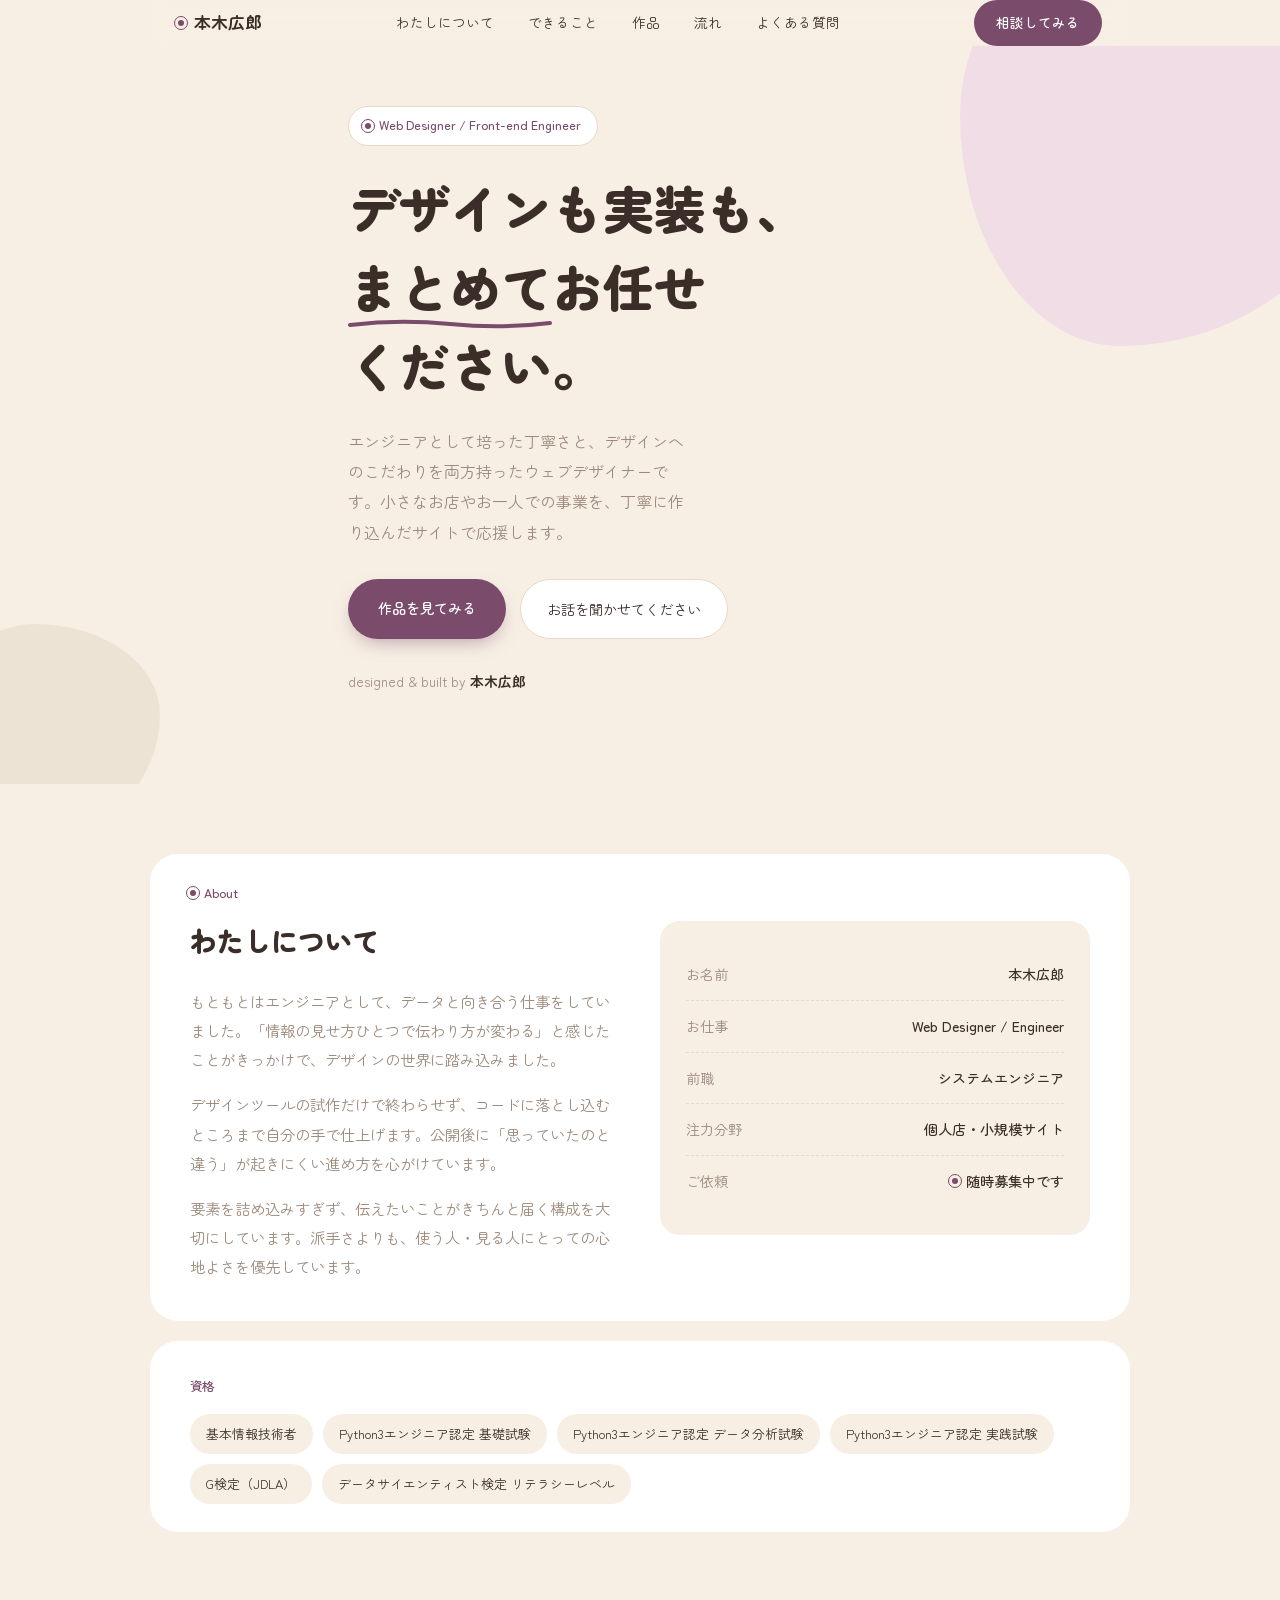
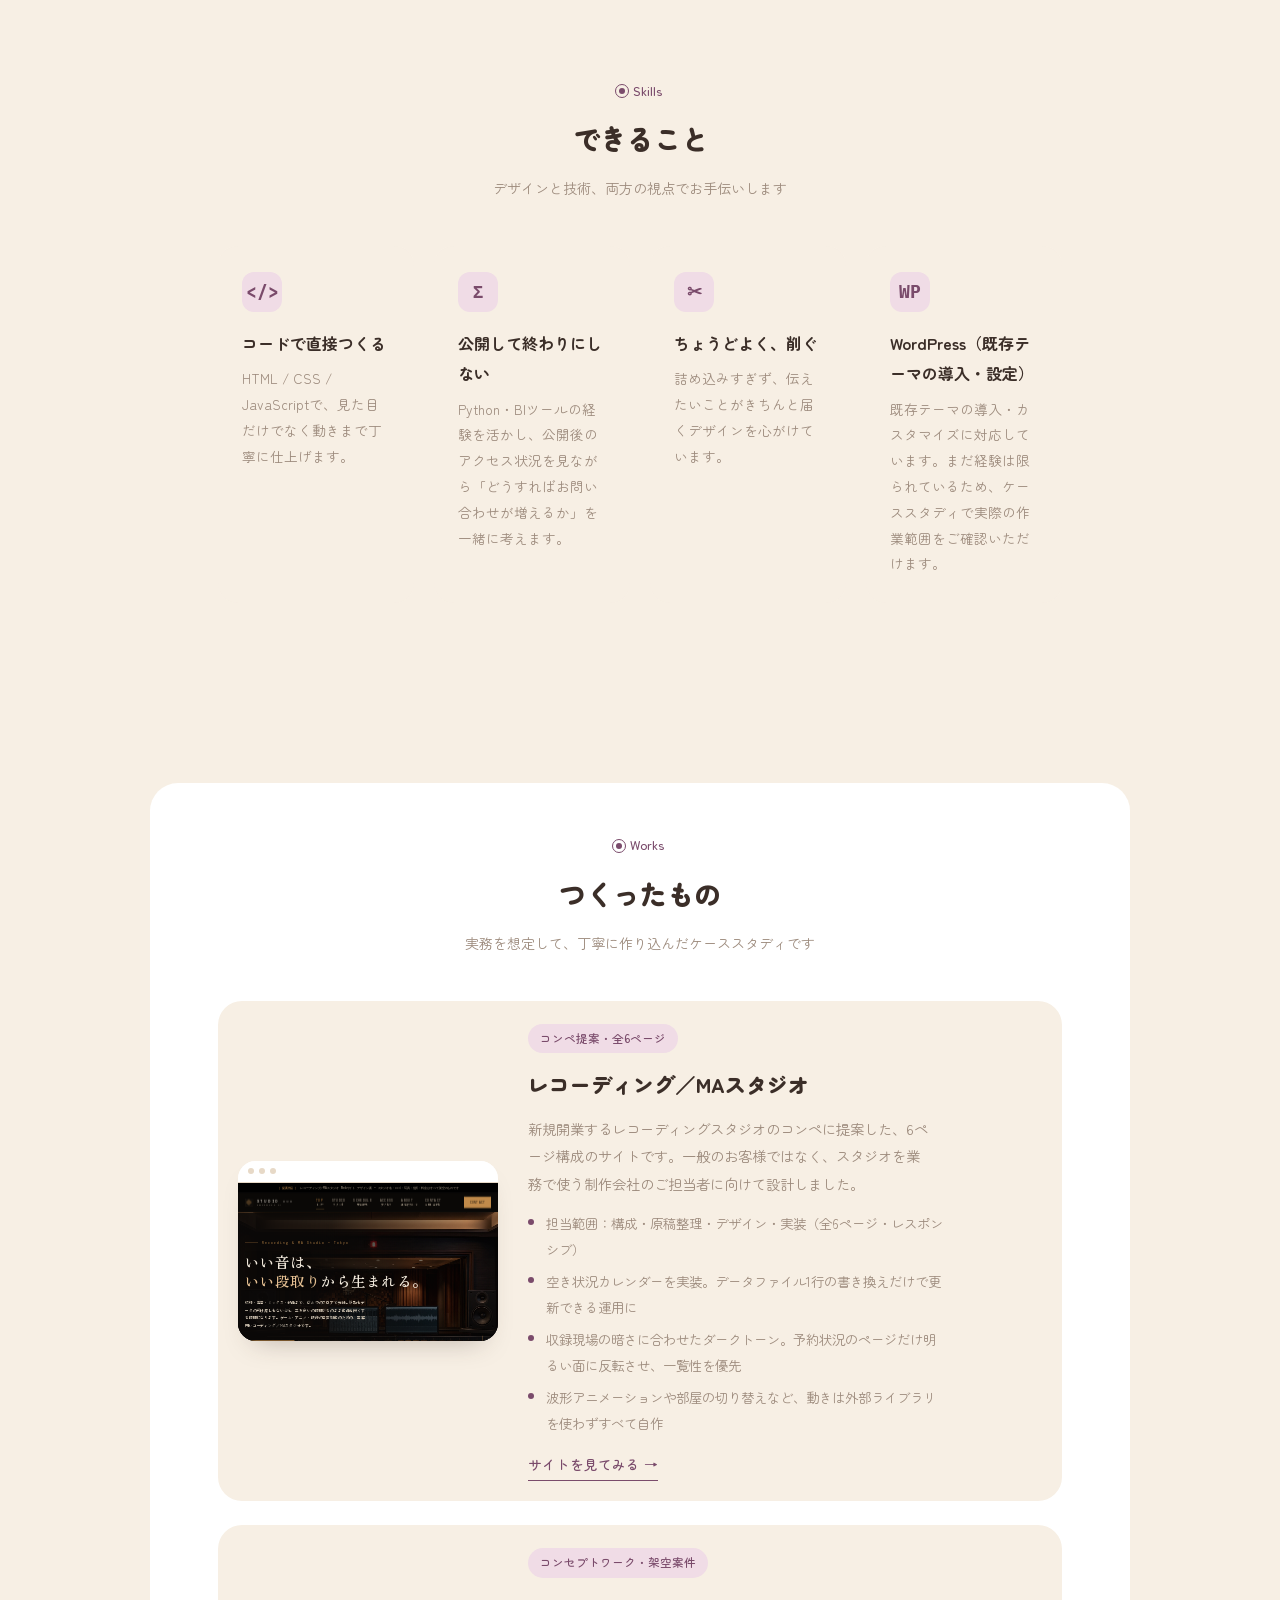
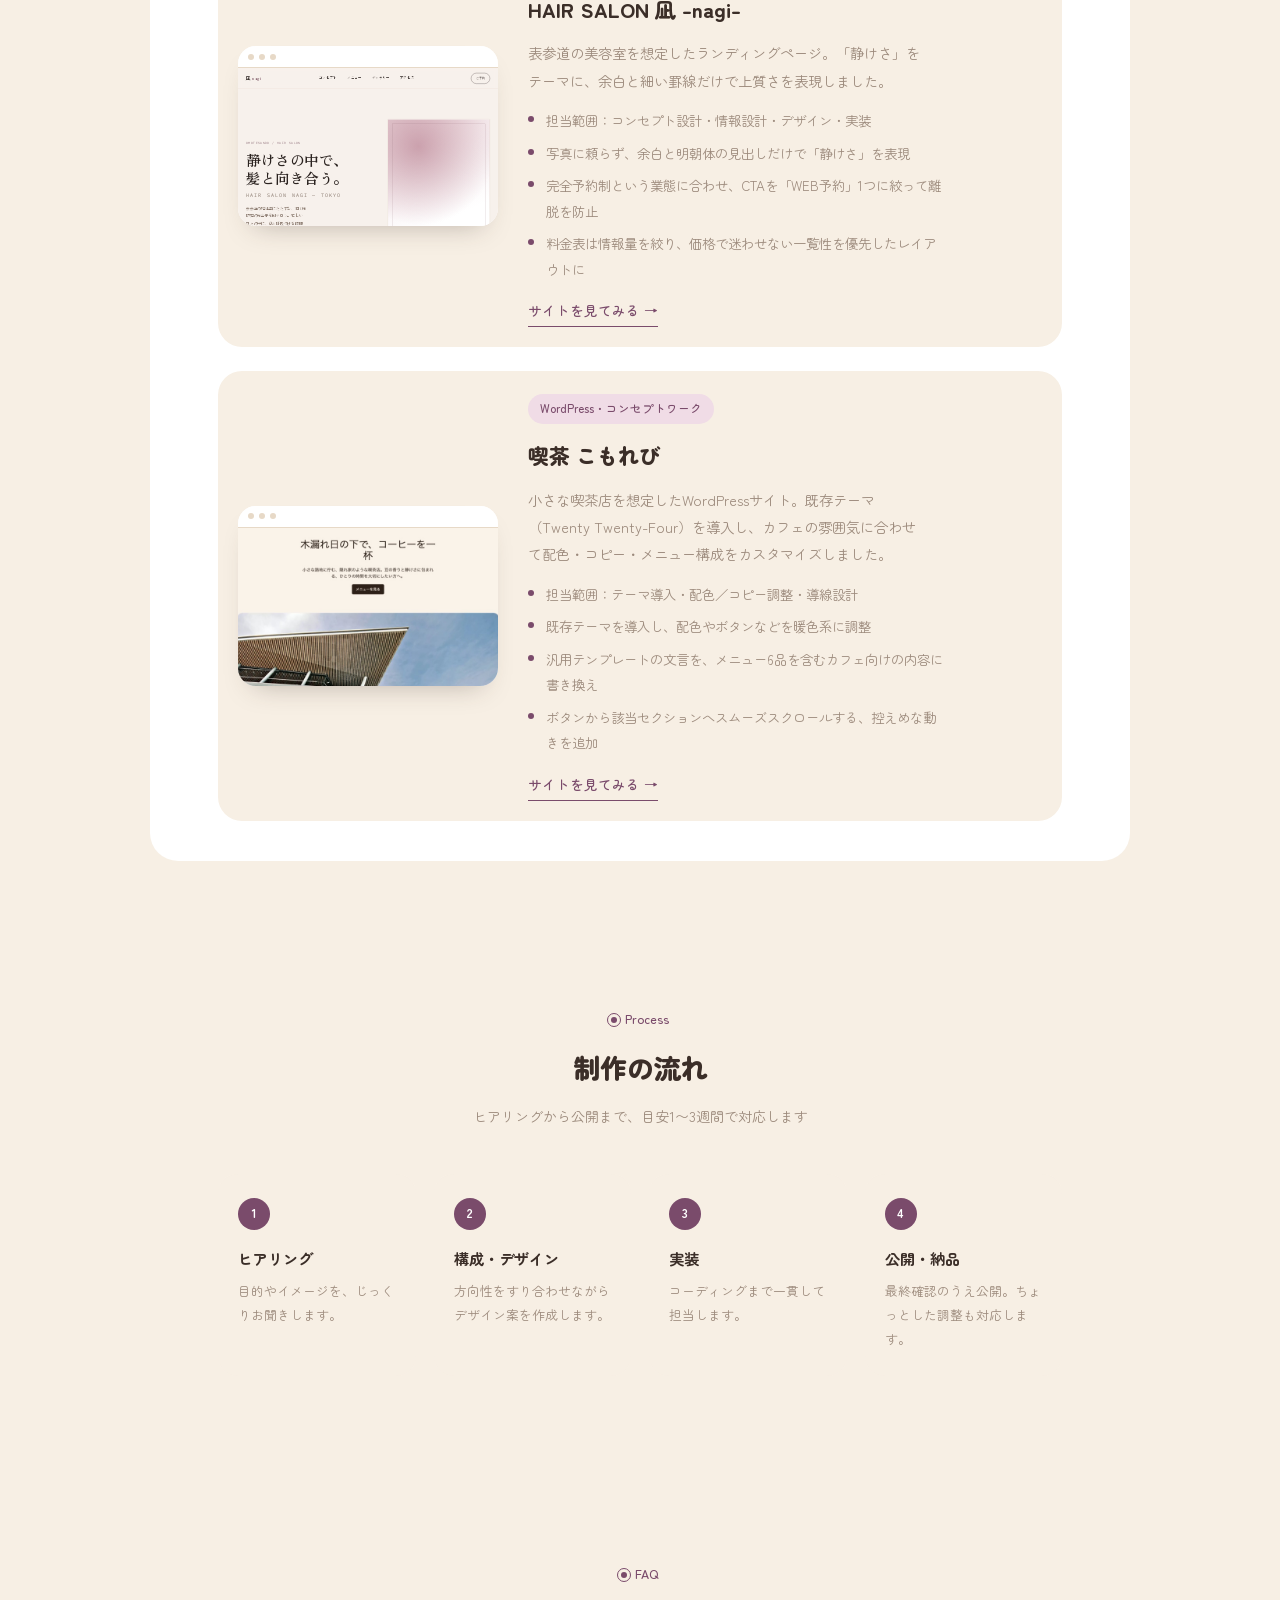
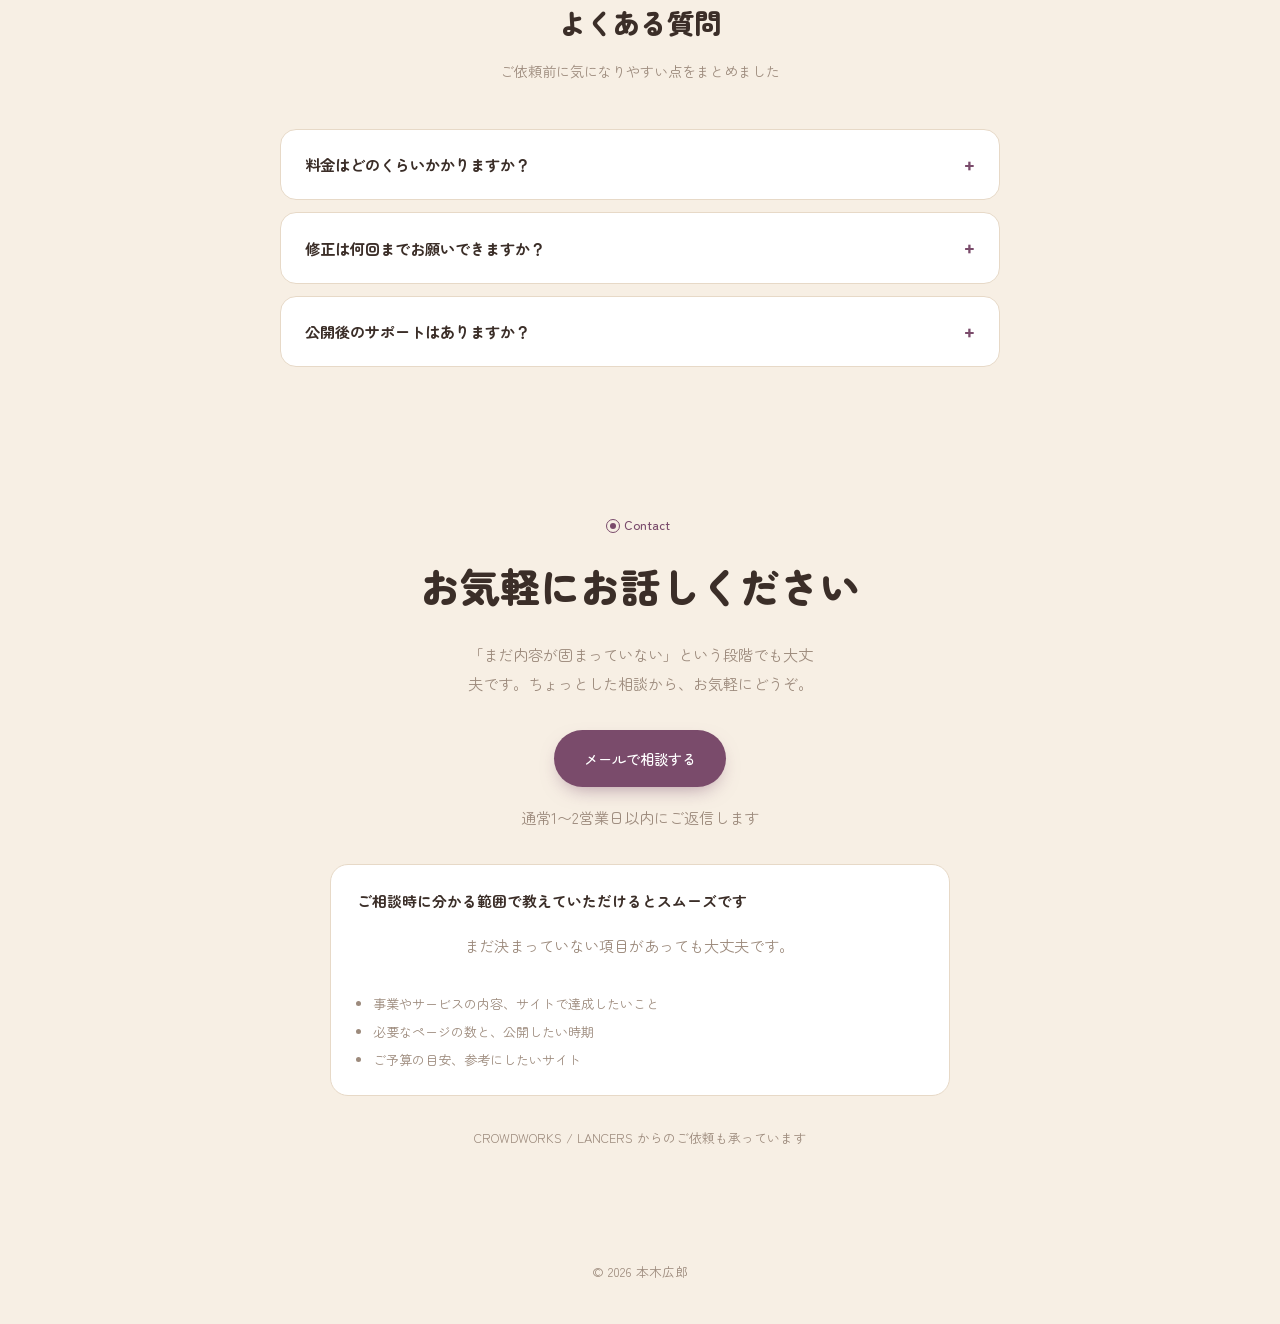
<file: index.html>
<!DOCTYPE html>
<html lang="ja">
<head>
<meta charset="UTF-8">
<meta name="viewport" content="width=device-width, initial-scale=1.0">
<title>本木広郎 | ウェブサイトのご相談承ります</title>
<meta name="description" content="本木広郎のポートフォリオ。小さなお店やお一人での事業に向け、ウェブサイトの設計・デザイン・実装を一貫して承ります。">
<meta name="robots" content="index, follow">
<link rel="canonical" href="https://asthiro1969.github.io/">
<meta property="og:locale" content="ja_JP">
<meta property="og:type" content="website">
<meta property="og:title" content="本木広郎 | ウェブサイトのご相談承ります">
<meta property="og:description" content="小さなお店やお一人での事業に向け、ウェブサイトの設計・デザイン・実装を一貫して承ります。">
<meta property="og:url" content="https://asthiro1969.github.io/">
<meta name="twitter:card" content="summary">
<link rel="preconnect" href="https://fonts.googleapis.com">
<link rel="preconnect" href="https://fonts.gstatic.com" crossorigin>
<link href="https://fonts.googleapis.com/css2?family=Zen+Maru+Gothic:wght@400;500;700;900&family=IBM+Plex+Mono:wght@400;500&display=swap" rel="stylesheet">
<style>
  :root {
    --bg: #F7EFE4;
    --surface: #FFFFFF;
    --ink: #3B2E28;
    --ink-muted: #9C8A7C;
    --line: #E7D9C7;
    --accent: #7A4B6B;
    --accent-soft: #F0DCE6;
  }
  * { box-sizing: border-box; margin: 0; padding: 0; }
  html { scroll-behavior: smooth; }
  @media (prefers-reduced-motion: reduce) { html { scroll-behavior: auto; } }
  body {
    background: var(--bg); color: var(--ink);
    font-family: "Zen Maru Gothic", sans-serif; font-weight: 400;
    line-height: 1.9; -webkit-font-smoothing: antialiased;
    overflow-x: hidden;
  }
  a { color: inherit; text-decoration: none; }
  ::selection { background: var(--accent); color: #fff; }
  :focus-visible { outline: 2px solid var(--accent); outline-offset: 3px; }
  .mono { font-family: "IBM Plex Mono", monospace; }
  .wrap { max-width: 980px; margin: 0 auto; padding: 0 28px; }

  /* live status dot */
  .live-dot { width: 6px; height: 6px; border-radius: 50%; background: var(--accent); position: relative; flex-shrink: 0; }
  .live-dot::after {
    content: ""; position: absolute; inset: -4px; border-radius: 50%; border: 1px solid var(--accent);
    animation: pulse 2.2s ease-out infinite;
  }
  @media (prefers-reduced-motion: reduce) { .live-dot::after { animation: none; } }
  @keyframes pulse { 0% { transform: scale(0.6); opacity: 0.9; } 100% { transform: scale(1.9); opacity: 0; } }

  /* scroll reveal */
  .reveal { opacity: 0; transform: translateY(22px); transition: opacity 0.7s ease, transform 0.7s ease; }
  .reveal.in-view { opacity: 1; transform: translateY(0); }
  @media (prefers-reduced-motion: reduce) { .reveal { opacity: 1; transform: none; transition: none; } }
  .skills-row .reveal:nth-child(2), .process-row .reveal:nth-child(2) { transition-delay: 0.08s; }
  .skills-row .reveal:nth-child(3), .process-row .reveal:nth-child(3) { transition-delay: 0.16s; }
  .skills-row .reveal:nth-child(4), .process-row .reveal:nth-child(4) { transition-delay: 0.24s; }

  header { padding: 26px 0; position: sticky; top: 0; z-index: 30; background: color-mix(in srgb, var(--bg) 88%, transparent); backdrop-filter: blur(8px); }
  .head-row { display: flex; justify-content: space-between; align-items: center; }
  .brand { display: flex; align-items: center; gap: 10px; font-weight: 700; font-size: 1.05rem; }
  .head-nav { display: flex; gap: 26px; font-size: 0.85rem; }
  .head-nav a { padding: 8px 4px; position: relative; }
  .head-nav a::after { content: ""; position: absolute; left: 4px; right: 4px; bottom: 2px; height: 2px; background: var(--accent); border-radius: 2px; transform: scaleX(0); transition: transform 0.25s ease; }
  .head-nav a:hover::after { transform: scaleX(1); }
  .nav-cta { background: var(--accent); color: #fff; padding: 10px 22px; border-radius: 999px; font-size: 0.85rem; font-weight: 500; display: inline-block; transition: transform 0.2s ease, box-shadow 0.2s ease; }
  .nav-cta:hover { transform: translateY(-2px); box-shadow: 0 10px 18px -8px color-mix(in srgb, var(--accent) 55%, transparent); }

  .hero { position: relative; padding: 60px 0 90px; overflow: hidden; }
  .blob { position: absolute; z-index: 0; border-radius: 43% 57% 62% 38% / 45% 41% 59% 55%; opacity: 0.9; animation: float 10s ease-in-out infinite; }
  .blob1 { width: 420px; height: 420px; background: var(--accent-soft); top: -120px; right: -100px; animation-duration: 12s; }
  .blob2 { width: 220px; height: 220px; background: #EDE3D3; bottom: -60px; left: -60px; animation-duration: 9s; animation-delay: -3s; }
  @keyframes float { 0%, 100% { transform: translate(0, 0) scale(1); } 50% { transform: translate(-14px, 18px) scale(1.05); } }
  @media (prefers-reduced-motion: reduce) { .blob { animation: none; } }
  .hero-inner { position: relative; z-index: 1; max-width: 640px; }
  .hero-eyebrow { display: inline-flex; align-items: center; gap: 8px; background: var(--surface); border: 1px solid var(--line); padding: 7px 16px; border-radius: 999px; font-size: 0.78rem; color: var(--accent); font-weight: 500; }
  .hero-title { font-size: clamp(2.1rem, 5.2vw, 3.2rem); font-weight: 900; line-height: 1.55; margin: 22px 0 20px; text-wrap: balance; }
  .hero-title .underline { position: relative; white-space: nowrap; }
  .hero-title .underline svg { position: absolute; left: 0; right: 0; bottom: -6px; width: 100%; height: 12px; }
  .hero-title .underline path { stroke-dasharray: 210; stroke-dashoffset: 210; animation: draw 1s 0.5s ease forwards; }
  @media (prefers-reduced-motion: reduce) { .hero-title .underline path { animation: none; stroke-dashoffset: 0; } }
  @keyframes draw { to { stroke-dashoffset: 0; } }
  .hero-copy { font-size: 1rem; color: var(--ink-muted); max-width: 42ch; }
  .hero-cta { display: flex; gap: 14px; margin-top: 32px; flex-wrap: wrap; }
  .btn-primary { background: var(--accent); color: #fff; padding: 15px 30px; border-radius: 999px; font-size: 0.9rem; font-weight: 500; box-shadow: 0 8px 20px -8px color-mix(in srgb, var(--accent) 60%, transparent); display: inline-block; transition: transform 0.2s ease, box-shadow 0.2s ease; }
  .btn-primary:hover { transform: translateY(-2px); box-shadow: 0 12px 24px -8px color-mix(in srgb, var(--accent) 65%, transparent); }
  .btn-primary:active { transform: translateY(0); }
  .btn-secondary { background: var(--surface); border: 1px solid var(--line); padding: 15px 26px; border-radius: 999px; font-size: 0.9rem; display: inline-block; transition: border-color 0.2s ease, transform 0.2s ease; }
  .btn-secondary:hover { border-color: var(--accent); transform: translateY(-2px); }
  .signature { margin-top: 30px; font-size: 0.85rem; color: var(--ink-muted); }
  .signature b { color: var(--ink); font-weight: 700; }

  section { padding: 70px 0; }
  .card-section { background: var(--surface); border-radius: 28px; }
  .sec-head { text-align: center; margin-bottom: 44px; }
  .sec-eyebrow { display: inline-flex; align-items: center; gap: 8px; font-size: 0.78rem; color: var(--accent); font-weight: 500; }
  .sec-title { font-size: 1.7rem; font-weight: 900; margin-top: 10px; }
  .sec-note { font-size: 0.88rem; color: var(--ink-muted); margin-top: 10px; }

  .about-grid { display: grid; grid-template-columns: 1fr 1fr; gap: 40px; align-items: center; padding: 20px 40px 40px; }
  .about-text p { font-size: 0.96rem; color: var(--ink-muted); }
  .about-text p + p { margin-top: 16px; }
  .profile-card { background: var(--bg); border-radius: 20px; padding: 28px 26px; transition: transform 0.3s ease; }
  .profile-card:hover { transform: translateY(-3px); }
  .profile-row { display: flex; justify-content: space-between; gap: 12px; padding: 12px 0; border-bottom: 1px dashed var(--line); font-size: 0.88rem; }
  .profile-row:last-child { border-bottom: none; }
  .profile-row span:first-child { color: var(--ink-muted); }
  .profile-row span:last-child { font-weight: 500; text-align: right; }
  .profile-row .live { display: inline-flex; align-items: center; gap: 8px; }

  .qualifications-wrap { padding: 28px 40px; }
  .qual-label { font-size: 0.78rem; color: var(--accent); font-weight: 500; }
  .qual-pills { margin-top: 14px; display: flex; flex-wrap: wrap; gap: 10px; }
  .qual-pill { font-size: 0.8rem; background: var(--bg); color: var(--ink); padding: 8px 16px; border-radius: 999px; }

  .skills-row { display: grid; grid-template-columns: repeat(4, 1fr); gap: 20px; padding: 0 40px 40px; }
  .skill-card { background: var(--bg); border-radius: 20px; padding: 26px 24px; transition: transform 0.3s ease, box-shadow 0.3s ease; }
  .skill-card:hover { transform: translateY(-6px); box-shadow: 0 16px 30px -14px rgba(59, 46, 40, 0.25); }
  .skill-emoji { width: 40px; height: 40px; border-radius: 12px; background: var(--accent-soft); display: flex; align-items: center; justify-content: center; font-size: 1.1rem; color: var(--accent); font-weight: 700; transition: transform 0.3s ease; }
  .skill-card:hover .skill-emoji { transform: rotate(-8deg) scale(1.08); }
  .skill-card h3 { font-size: 1rem; font-weight: 700; margin: 16px 0 8px; }
  .skill-card p { font-size: 0.85rem; color: var(--ink-muted); }

  .work-wrap { padding: 0 40px 40px; }
  .work-card { background: var(--bg); border-radius: 24px; padding: 20px; display: flex; gap: 30px; flex-wrap: wrap; align-items: center; }
  .work-visual { width: 260px; height: 180px; flex-shrink: 0; border-radius: 18px; overflow: hidden; position: relative; background: var(--surface); box-shadow: 0 14px 28px -16px rgba(59, 46, 40, 0.35); transition: transform 0.35s ease; }
  .work-card:hover .work-visual { transform: scale(1.03) rotate(-0.6deg); }
  .work-visual .chrome { position: absolute; top: 0; left: 0; right: 0; height: 22px; background: var(--surface); display: flex; align-items: center; gap: 5px; padding: 0 10px; z-index: 2; border-bottom: 1px solid var(--line); }
  .work-visual .chrome span { width: 6px; height: 6px; border-radius: 50%; background: var(--line); }
  .work-visual iframe { position: absolute; top: 22px; left: 0; width: 400%; height: 400%; border: none; transform: scale(0.25); transform-origin: top left; }
  .work-visual-link { position: absolute; inset: 0; z-index: 4; border-radius: inherit; }
  .work-visual-link:focus-visible { outline-offset: -4px; }
  .work-info { flex: 1; min-width: 240px; }
  .work-tag { display: inline-block; font-size: 0.72rem; background: var(--accent-soft); color: var(--accent); padding: 4px 12px; border-radius: 999px; font-weight: 500; margin-bottom: 12px; }
  .work-info h3 { font-size: 1.3rem; font-weight: 900; margin-bottom: 10px; }
  .work-info p { font-size: 0.9rem; color: var(--ink-muted); max-width: 50ch; }
  .work-points { margin-top: 14px; display: flex; flex-direction: column; gap: 7px; max-width: 52ch; }
  .work-points li { list-style: none; position: relative; padding-left: 18px; font-size: 0.84rem; color: var(--ink-muted); }
  .work-points li::before { content: ""; position: absolute; left: 0; top: 8px; width: 6px; height: 6px; border-radius: 50%; background: var(--accent); }
  .work-open { display: inline-block; margin-top: 16px; font-size: 0.85rem; color: var(--accent); font-weight: 500; border-bottom: 1.5px solid var(--accent); padding-bottom: 2px; }

  .faq-list { max-width: 720px; margin: 0 auto; display: flex; flex-direction: column; gap: 12px; }
  .faq-item { background: var(--surface); border: 1px solid var(--line); border-radius: 16px; padding: 18px 24px; }
  .faq-item summary { cursor: pointer; font-weight: 700; font-size: 0.95rem; list-style: none; display: flex; justify-content: space-between; align-items: center; gap: 12px; }
  .faq-item summary::-webkit-details-marker { display: none; }
  .faq-item summary::after { content: "+"; font-family: "IBM Plex Mono", monospace; font-size: 1.1rem; color: var(--accent); flex-shrink: 0; transition: transform 0.25s ease; }
  .faq-item[open] summary::after { transform: rotate(45deg); }
  .faq-item p { margin-top: 14px; font-size: 0.88rem; color: var(--ink-muted); }

  .response-time { margin-top: 16px; font-size: 0.8rem; color: var(--ink-muted); }
  .contact-guide { max-width: 620px; margin: 28px auto 0; background: var(--surface); border: 1px solid var(--line); border-radius: 18px; padding: 22px 26px; text-align: left; }
  .contact-guide h3 { font-size: 0.92rem; font-weight: 700; }
  .contact-guide p { max-width: none; margin: 7px 0 0; font-size: 0.82rem; }
  .contact-guide ul { margin-top: 10px; padding-left: 1.25em; color: var(--ink-muted); font-size: 0.82rem; }
  .contact-guide li + li { margin-top: 3px; }

  .process-row { display: grid; grid-template-columns: repeat(4, 1fr); gap: 18px; padding: 0 40px 40px; }
  .process-item { background: var(--bg); border-radius: 20px; padding: 24px 20px; transition: transform 0.3s ease; }
  .process-item:hover { transform: translateY(-6px); }
  .process-num { width: 32px; height: 32px; border-radius: 50%; background: var(--accent); color: #fff; display: flex; align-items: center; justify-content: center; font-size: 0.78rem; font-weight: 700; }
  .process-item h3 { font-size: 0.95rem; font-weight: 700; margin: 14px 0 6px; }
  .process-item p { font-size: 0.8rem; color: var(--ink-muted); }

  .contact-section { text-align: center; }
  .contact-section .sec-title { font-size: clamp(1.8rem, 4vw, 2.5rem); }
  .contact-section p { font-size: 0.95rem; color: var(--ink-muted); max-width: 44ch; margin: 16px auto 32px; }
  .platforms { margin-top: 30px; font-size: 0.8rem; color: var(--ink-muted); }

  footer { padding: 40px 0; text-align: center; font-size: 0.8rem; color: var(--ink-muted); }

  @media (max-width: 780px) {
    .head-nav { display: none; }
    .about-grid, .skills-row, .process-row { grid-template-columns: 1fr; }
    .work-card { flex-direction: column; align-items: stretch; }
    .work-visual { width: 100%; }
  }
</style>
</head>
<body>

<header class="wrap">
  <div class="head-row">
    <div class="brand"><span class="live-dot"></span>本木広郎</div>
    <nav class="head-nav" aria-label="ページ内ナビゲーション">
      <a href="#about">わたしについて</a>
      <a href="#skills">できること</a>
      <a href="#works">作品</a>
      <a href="#process">流れ</a>
      <a href="#faq">よくある質問</a>
    </nav>
    <a class="nav-cta" href="#contact">相談してみる</a>
  </div>
</header>

<section class="hero">
  <div class="blob blob1"></div>
  <div class="blob blob2"></div>
  <div class="wrap hero-inner">
    <span class="hero-eyebrow"><span class="live-dot"></span>Web Designer / Front-end Engineer</span>
    <h1 class="hero-title">デザインも実装も、<br><span class="underline">まとめて<svg viewBox="0 0 200 12" preserveAspectRatio="none"><path d="M2 8 Q 50 2, 100 7 T 198 6" fill="none" stroke="#7A4B6B" stroke-width="4" stroke-linecap="round"/></svg></span>お任せ<br>ください。</h1>
    <p class="hero-copy">エンジニアとして培った丁寧さと、デザインへのこだわりを両方持ったウェブデザイナーです。小さなお店やお一人での事業を、丁寧に作り込んだサイトで応援します。</p>
    <div class="hero-cta">
      <a class="btn-primary" href="#works">作品を見てみる</a>
      <a class="btn-secondary" href="#contact">お話を聞かせてください</a>
    </div>
    <p class="signature">designed &amp; built by <b>本木広郎</b></p>
  </div>
</section>

<section id="about">
  <div class="wrap card-section about-grid reveal">
    <div class="about-text">
      <span class="sec-eyebrow"><span class="live-dot"></span>About</span>
      <h2 class="sec-title" style="margin-top:10px;">わたしについて</h2>
      <p style="margin-top:20px;">もともとはエンジニアとして、データと向き合う仕事をしていました。「情報の見せ方ひとつで伝わり方が変わる」と感じたことがきっかけで、デザインの世界に踏み込みました。</p>
      <p>デザインツールの試作だけで終わらせず、コードに落とし込むところまで自分の手で仕上げます。公開後に「思っていたのと違う」が起きにくい進め方を心がけています。</p>
      <p>要素を詰め込みすぎず、伝えたいことがきちんと届く構成を大切にしています。派手さよりも、使う人・見る人にとっての心地よさを優先しています。</p>
    </div>
    <div class="profile-card">
      <div class="profile-row"><span>お名前</span><span>本木広郎</span></div>
      <div class="profile-row"><span>お仕事</span><span>Web Designer / Engineer</span></div>
      <div class="profile-row"><span>前職</span><span>システムエンジニア</span></div>
      <div class="profile-row"><span>注力分野</span><span>個人店・小規模サイト</span></div>
      <div class="profile-row"><span>ご依頼</span><span class="live"><span class="live-dot"></span>随時募集中です</span></div>
    </div>
  </div>
  <div class="wrap card-section qualifications-wrap reveal" style="margin-top:20px;">
    <span class="qual-label">資格</span>
    <div class="qual-pills">
      <span class="qual-pill">基本情報技術者</span>
      <span class="qual-pill">Python3エンジニア認定 基礎試験</span>
      <span class="qual-pill">Python3エンジニア認定 データ分析試験</span>
      <span class="qual-pill">Python3エンジニア認定 実践試験</span>
      <span class="qual-pill">G検定（JDLA）</span>
      <span class="qual-pill">データサイエンティスト検定 リテラシーレベル</span>
    </div>
  </div>
</section>

<section id="skills">
  <div class="wrap">
    <div class="sec-head reveal">
      <span class="sec-eyebrow"><span class="live-dot"></span>Skills</span>
      <h2 class="sec-title">できること</h2>
      <p class="sec-note">デザインと技術、両方の視点でお手伝いします</p>
    </div>
    <div class="skills-row">
      <div class="skill-card reveal">
        <div class="skill-emoji mono">&lt;/&gt;</div>
        <h3>コードで直接つくる</h3>
        <p>HTML / CSS / JavaScriptで、見た目だけでなく動きまで丁寧に仕上げます。</p>
      </div>
      <div class="skill-card reveal">
        <div class="skill-emoji mono">Σ</div>
        <h3>公開して終わりにしない</h3>
        <p>Python・BIツールの経験を活かし、公開後のアクセス状況を見ながら「どうすればお問い合わせが増えるか」を一緒に考えます。</p>
      </div>
      <div class="skill-card reveal">
        <div class="skill-emoji mono">✂</div>
        <h3>ちょうどよく、削ぐ</h3>
        <p>詰め込みすぎず、伝えたいことがきちんと届くデザインを心がけています。</p>
      </div>
      <div class="skill-card reveal">
        <div class="skill-emoji mono">WP</div>
        <h3>WordPress（既存テーマの導入・設定）</h3>
        <p>既存テーマの導入・カスタマイズに対応しています。まだ経験は限られているため、ケーススタディで実際の作業範囲をご確認いただけます。</p>
      </div>
    </div>
  </div>
</section>

<section id="works">
  <div class="wrap card-section reveal" style="padding-top:44px;">
    <div class="sec-head">
      <span class="sec-eyebrow"><span class="live-dot"></span>Works</span>
      <h2 class="sec-title">つくったもの</h2>
      <p class="sec-note">実務を想定して、丁寧に作り込んだケーススタディです</p>
    </div>
    <div class="work-wrap" style="display:flex; flex-direction:column; gap:24px;">
      <div class="work-card">
        <div class="work-visual">
          <div class="chrome"><span></span><span></span><span></span></div>
          <iframe src="works/studio/index.html" title="レコーディング／MAスタジオ プレビュー" loading="lazy" tabindex="-1"></iframe>
          <a class="work-visual-link" href="works/studio/index.html" target="_blank" rel="noopener" aria-label="レコーディング／MAスタジオのサイトを新しいタブで開く"></a>
        </div>
        <div class="work-info">
          <span class="work-tag">コンペ提案・全6ページ</span>
          <h3>レコーディング／MAスタジオ</h3>
          <p>新規開業するレコーディングスタジオのコンペに提案した、6ページ構成のサイトです。一般のお客様ではなく、スタジオを業務で使う制作会社のご担当者に向けて設計しました。</p>
          <ul class="work-points">
            <li>担当範囲：構成・原稿整理・デザイン・実装（全6ページ・レスポンシブ）</li>
            <li>空き状況カレンダーを実装。データファイル1行の書き換えだけで更新できる運用に</li>
            <li>収録現場の暗さに合わせたダークトーン。予約状況のページだけ明るい面に反転させ、一覧性を優先</li>
            <li>波形アニメーションや部屋の切り替えなど、動きは外部ライブラリを使わずすべて自作</li>
          </ul>
          <a class="work-open" href="works/studio/index.html" target="_blank" rel="noopener">サイトを見てみる →</a>
        </div>
      </div>
      <div class="work-card">
        <div class="work-visual">
          <div class="chrome"><span></span><span></span><span></span></div>
          <iframe src="works/salon/index.html" title="HAIR SALON 凪 プレビュー" loading="lazy" tabindex="-1"></iframe>
          <a class="work-visual-link" href="works/salon/index.html" target="_blank" rel="noopener" aria-label="HAIR SALON 凪のサイトを新しいタブで開く"></a>
        </div>
        <div class="work-info">
          <span class="work-tag">コンセプトワーク・架空案件</span>
          <h3>HAIR SALON 凪 -nagi-</h3>
          <p>表参道の美容室を想定したランディングページ。「静けさ」をテーマに、余白と細い罫線だけで上質さを表現しました。</p>
          <ul class="work-points">
            <li>担当範囲：コンセプト設計・情報設計・デザイン・実装</li>
            <li>写真に頼らず、余白と明朝体の見出しだけで「静けさ」を表現</li>
            <li>完全予約制という業態に合わせ、CTAを「WEB予約」1つに絞って離脱を防止</li>
            <li>料金表は情報量を絞り、価格で迷わせない一覧性を優先したレイアウトに</li>
          </ul>
          <a class="work-open" href="works/salon/index.html" target="_blank" rel="noopener">サイトを見てみる →</a>
        </div>
      </div>
      <div class="work-card">
        <div class="work-visual">
          <div class="chrome"><span></span><span></span><span></span></div>
          <img src="works/cafe/preview.jpg" alt="喫茶 こもれび プレビュー" loading="lazy" style="position:absolute; top:22px; left:0; width:100%; height:calc(100% - 22px); object-fit:cover; object-position:top;">
          <a class="work-visual-link" href="http://nagomi-cafe.atwebpages.com/" target="_blank" rel="noopener" aria-label="喫茶 こもれびのサイトを新しいタブで開く"></a>
        </div>
        <div class="work-info">
          <span class="work-tag">WordPress・コンセプトワーク</span>
          <h3>喫茶 こもれび</h3>
          <p>小さな喫茶店を想定したWordPressサイト。既存テーマ（Twenty Twenty-Four）を導入し、カフェの雰囲気に合わせて配色・コピー・メニュー構成をカスタマイズしました。</p>
          <ul class="work-points">
            <li>担当範囲：テーマ導入・配色／コピー調整・導線設計</li>
            <li>既存テーマを導入し、配色やボタンなどを暖色系に調整</li>
            <li>汎用テンプレートの文言を、メニュー6品を含むカフェ向けの内容に書き換え</li>
            <li>ボタンから該当セクションへスムーズスクロールする、控えめな動きを追加</li>
          </ul>
          <a class="work-open" href="http://nagomi-cafe.atwebpages.com/" target="_blank" rel="noopener">サイトを見てみる →</a>
        </div>
      </div>
    </div>
  </div>
</section>

<section id="process">
  <div class="wrap">
    <div class="sec-head reveal">
      <span class="sec-eyebrow"><span class="live-dot"></span>Process</span>
      <h2 class="sec-title">制作の流れ</h2>
      <p class="sec-note">ヒアリングから公開まで、目安1〜3週間で対応します</p>
    </div>
    <div class="process-row">
      <div class="process-item reveal"><span class="process-num">1</span><h3>ヒアリング</h3><p>目的やイメージを、じっくりお聞きします。</p></div>
      <div class="process-item reveal"><span class="process-num">2</span><h3>構成・デザイン</h3><p>方向性をすり合わせながらデザイン案を作成します。</p></div>
      <div class="process-item reveal"><span class="process-num">3</span><h3>実装</h3><p>コーディングまで一貫して担当します。</p></div>
      <div class="process-item reveal"><span class="process-num">4</span><h3>公開・納品</h3><p>最終確認のうえ公開。ちょっとした調整も対応します。</p></div>
    </div>
  </div>
</section>

<section id="faq">
  <div class="wrap">
    <div class="sec-head reveal">
      <span class="sec-eyebrow"><span class="live-dot"></span>FAQ</span>
      <h2 class="sec-title">よくある質問</h2>
      <p class="sec-note">ご依頼前に気になりやすい点をまとめました</p>
    </div>
    <div class="faq-list reveal">
      <details class="faq-item">
        <summary>料金はどのくらいかかりますか？</summary>
        <p>サイトの規模やページ数によって幅があるため、まずは概要をお伺いしたうえでお見積りします。ご予算に応じたご提案も可能です。ご相談時には、作りたいページの数・公開希望時期・ご予算の目安を分かる範囲でお知らせください。</p>
      </details>
      <details class="faq-item">
        <summary>修正は何回までお願いできますか？</summary>
        <p>回数の上限は設けていません。内容を確認しながら、都度ご相談のうえ対応します。</p>
      </details>
      <details class="faq-item">
        <summary>公開後のサポートはありますか？</summary>
        <p>対応できる範囲は内容や規模によって異なるため、個別にご相談ください。</p>
      </details>
    </div>
  </div>
</section>

<section id="contact" class="contact-section">
  <div class="wrap reveal">
    <span class="sec-eyebrow"><span class="live-dot"></span>Contact</span>
    <h2 class="sec-title" style="margin-top:10px;">お気軽にお話しください</h2>
    <p>「まだ内容が固まっていない」という段階でも大丈夫です。ちょっとした相談から、お気軽にどうぞ。</p>
    <a class="btn-primary" href="mailto:tros8971@gmail.com?subject=%E3%82%A6%E3%82%A7%E3%83%96%E3%82%B5%E3%82%A4%E3%83%88%E5%88%B6%E4%BD%9C%E3%81%AE%E3%81%94%E7%9B%B8%E8%AB%87&amp;body=%E3%80%90%E3%81%94%E7%9B%B8%E8%AB%87%E5%86%85%E5%AE%B9%E3%80%91%0A%0A%E3%80%90%E3%81%94%E5%B8%8C%E6%9C%9B%E3%81%AE%E6%99%82%E6%9C%9F%E3%80%91%0A%0A%E3%80%90%E3%81%94%E4%BA%88%E7%AE%97%E3%81%AE%E7%9B%AE%E5%AE%89%E3%80%91%0A">メールで相談する</a>
    <p class="response-time">通常1〜2営業日以内にご返信します</p>
    <div class="contact-guide">
      <h3>ご相談時に分かる範囲で教えていただけるとスムーズです</h3>
      <p>まだ決まっていない項目があっても大丈夫です。</p>
      <ul>
        <li>事業やサービスの内容、サイトで達成したいこと</li>
        <li>必要なページの数と、公開したい時期</li>
        <li>ご予算の目安、参考にしたいサイト</li>
      </ul>
    </div>
    <div class="platforms">CROWDWORKS / LANCERS からのご依頼も承っています</div>
  </div>
</section>

<footer>© 2026 本木広郎</footer>

<script>
  if (!window.matchMedia('(prefers-reduced-motion: reduce)').matches) {
    var observer = new IntersectionObserver(function (entries) {
      entries.forEach(function (entry) {
        if (entry.isIntersecting) {
          entry.target.classList.add('in-view');
          observer.unobserve(entry.target);
        }
      });
    }, { threshold: 0.15, rootMargin: '0px 0px -40px 0px' });
    document.querySelectorAll('.reveal').forEach(function (el) { observer.observe(el); });
  } else {
    document.querySelectorAll('.reveal').forEach(function (el) { el.classList.add('in-view'); });
  }
</script>

</body>
</html>
</file>
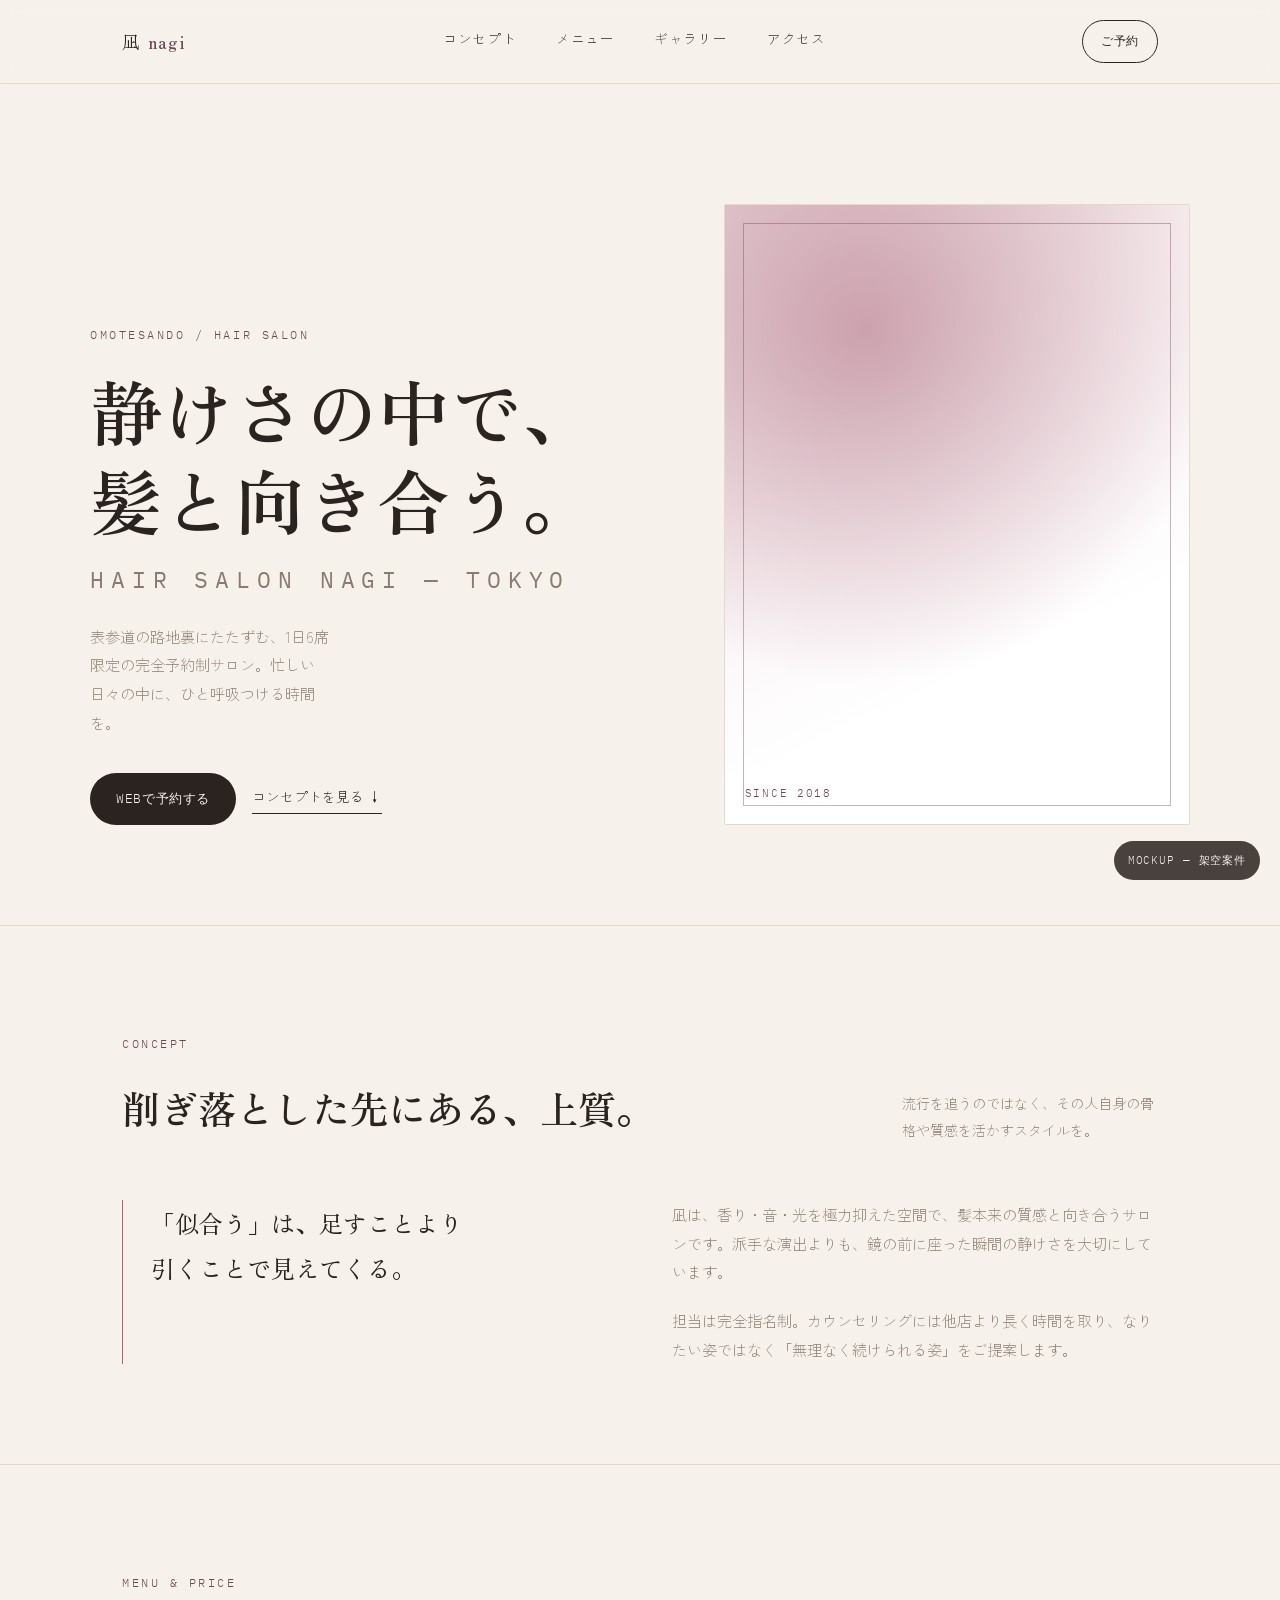
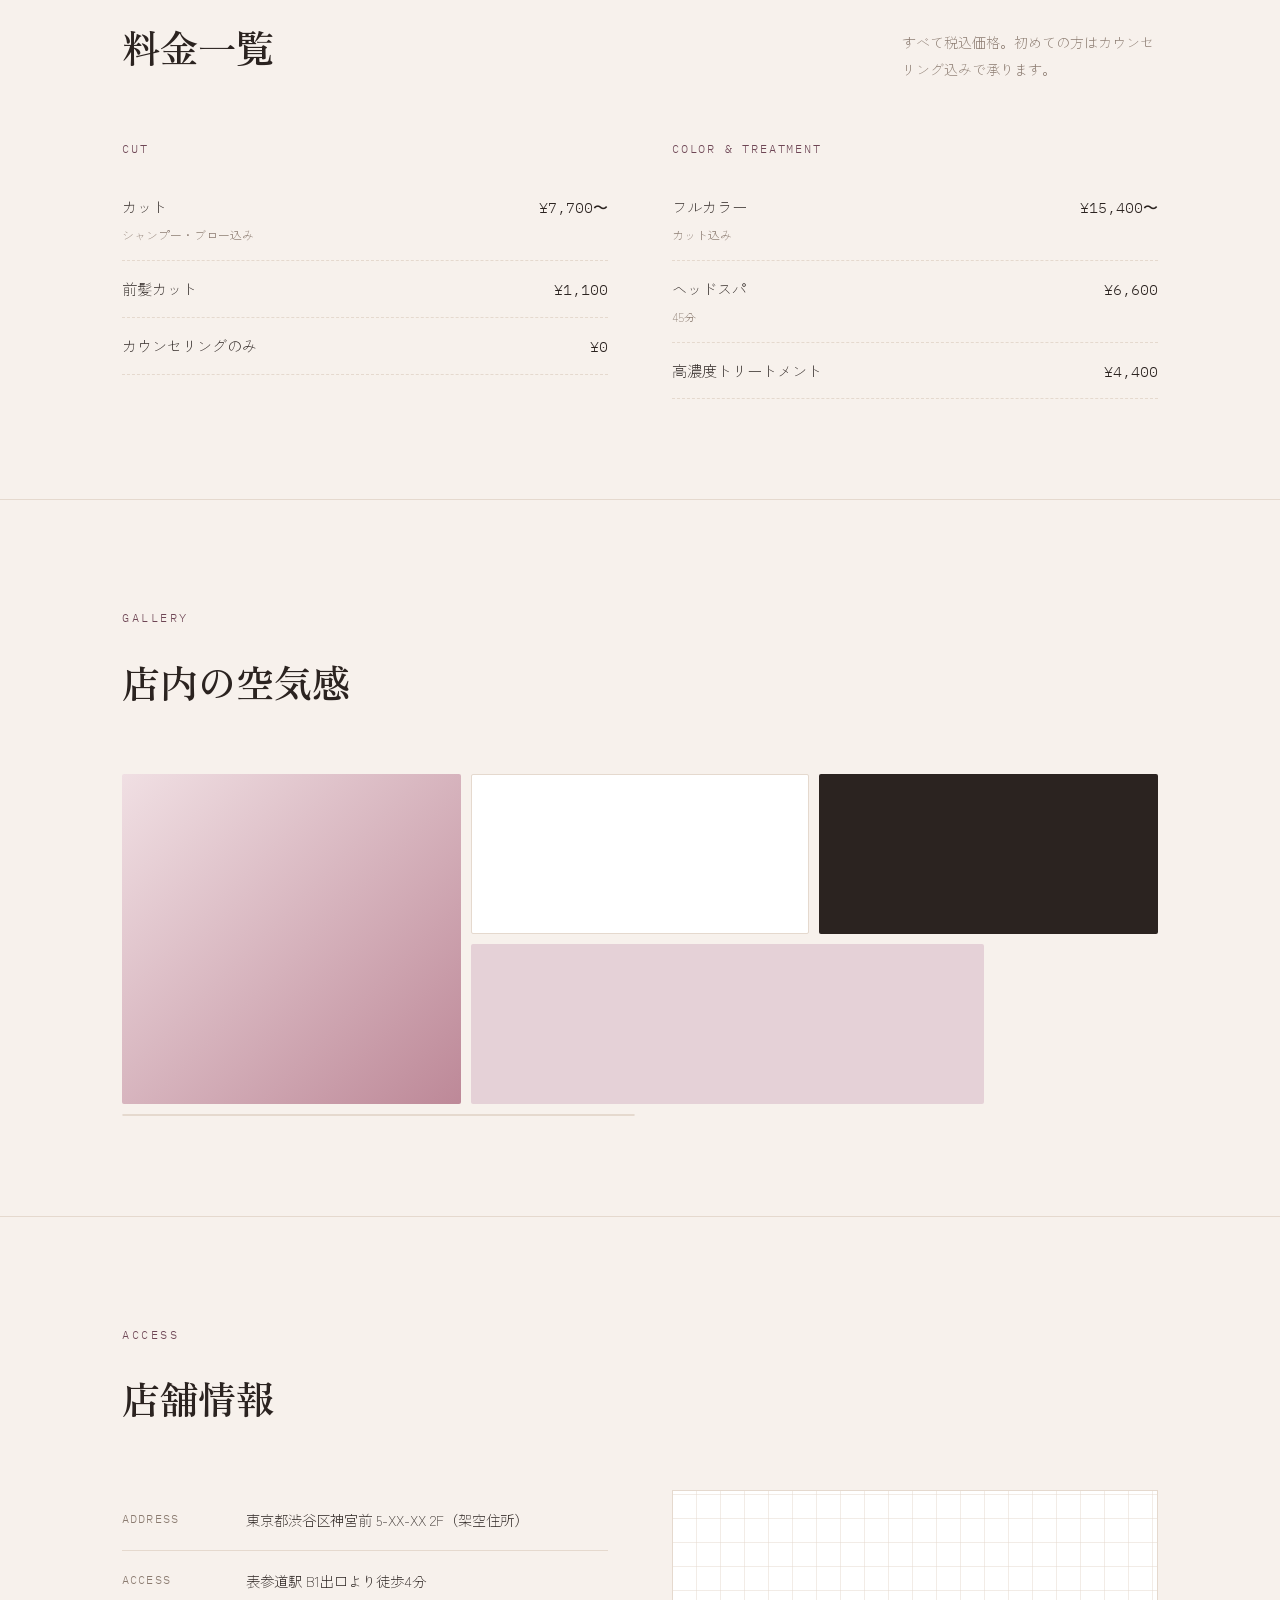
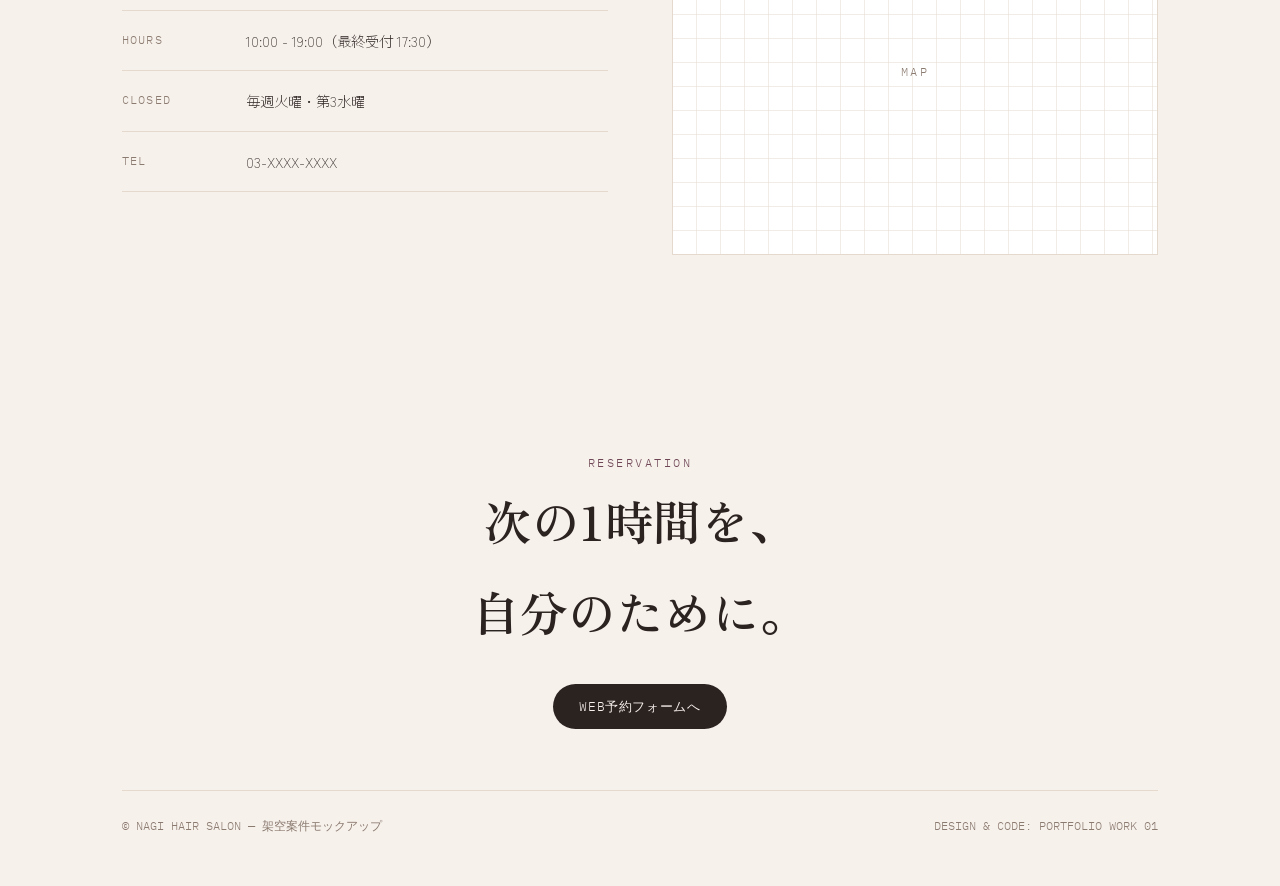
<file: works/salon/index.html>
<!DOCTYPE html>
<html lang="ja">
<head>
<meta charset="UTF-8">
<meta name="viewport" content="width=device-width, initial-scale=1.0">
<title>HAIR SALON 凪 -nagi- | 表参道の美容室</title>
<meta name="description" content="架空案件モックアップ：表参道の美容室「凪」のランディングページデザイン">
<link rel="preconnect" href="https://fonts.googleapis.com">
<link rel="preconnect" href="https://fonts.gstatic.com" crossorigin>
<link href="https://fonts.googleapis.com/css2?family=Zen+Old+Mincho:wght@400;600&family=Zen+Kaku+Gothic+New:wght@300;400;500;700&family=IBM+Plex+Mono:wght@400;500&display=swap" rel="stylesheet">
<style>
  :root {
    --bg: #F7F1EC;
    --surface: #FFFFFF;
    --ink: #2B2320;
    --ink-muted: #8A7A6F;
    --line: #E5D9CE;
    --accent: #A9667A;
    --accent-deep: #6E4655;
    --accent-soft: #F0DFE3;
  }
  @media (prefers-color-scheme: dark) {
    :root:not([data-theme="light"]) {
      --bg: #221C1A;
      --surface: #2A2320;
      --ink: #F3EAE3;
      --ink-muted: #B8A99C;
      --line: #3C332E;
      --accent: #D79CAE;
      --accent-deep: #E7B9C6;
      --accent-soft: #3A2B30;
    }
  }
  :root[data-theme="dark"] {
    --bg: #221C1A;
    --surface: #2A2320;
    --ink: #F3EAE3;
    --ink-muted: #B8A99C;
    --line: #3C332E;
    --accent: #D79CAE;
    --accent-deep: #E7B9C6;
    --accent-soft: #3A2B30;
  }
  * { box-sizing: border-box; margin: 0; padding: 0; }
  html { scroll-behavior: smooth; }
  @media (prefers-reduced-motion: reduce) { html { scroll-behavior: auto; } }
  body {
    background: var(--bg);
    color: var(--ink);
    font-family: "Zen Kaku Gothic New", "Hiragino Sans", sans-serif;
    font-weight: 300;
    line-height: 1.9;
    -webkit-font-smoothing: antialiased;
  }
  a { color: inherit; text-decoration: none; }
  img, svg { max-width: 100%; display: block; }
  .wrap { max-width: 1100px; margin: 0 auto; padding: 0 32px; }
  .eyebrow {
    font-family: "IBM Plex Mono", monospace;
    font-size: 0.72rem;
    letter-spacing: 0.22em;
    text-transform: uppercase;
    color: var(--accent-deep);
  }
  h1, h2, h3 { font-family: "Zen Old Mincho", serif; font-weight: 600; text-wrap: balance; }

  /* Header */
  header {
    position: sticky; top: 0; z-index: 20;
    background: color-mix(in srgb, var(--bg) 88%, transparent);
    backdrop-filter: blur(8px);
    border-bottom: 1px solid var(--line);
  }
  .nav { display: flex; align-items: center; justify-content: space-between; padding: 20px 32px; max-width: 1100px; margin: 0 auto; }
  .brand { font-family: "Zen Old Mincho", serif; font-size: 1.1rem; letter-spacing: 0.08em; }
  .brand span { color: var(--accent-deep); }
  .nav-links { display: flex; gap: 40px; font-size: 0.85rem; letter-spacing: 0.04em; }
  .nav-links a { position: relative; padding-bottom: 4px; }
  .nav-links a::after {
    content: ""; position: absolute; left: 0; right: 0; bottom: 0; height: 1px;
    background: var(--accent); transform: scaleX(0); transform-origin: right;
    transition: transform 0.3s ease;
  }
  .nav-links a:hover::after { transform: scaleX(1); transform-origin: left; }
  .nav-cta {
    font-family: "IBM Plex Mono", monospace; font-size: 0.75rem; letter-spacing: 0.05em;
    border: 1px solid var(--ink); padding: 9px 18px; border-radius: 999px;
    transition: background 0.25s ease, color 0.25s ease;
  }
  .nav-cta:hover { background: var(--ink); color: var(--bg); }
  .menu-toggle { display: none; }

  /* Hero */
  .hero { padding: 120px 32px 100px; position: relative; overflow: hidden; }
  .hero-grid { max-width: 1100px; margin: 0 auto; display: grid; grid-template-columns: 1.1fr 0.9fr; gap: 64px; align-items: end; }
  .hero-title { font-size: clamp(2.6rem, 5.6vw, 4.6rem); line-height: 1.25; margin-top: 18px; }
  .hero-title small { display: block; font-family: "IBM Plex Mono", monospace; font-size: 0.32em; letter-spacing: 0.3em; color: var(--ink-muted); font-weight: 400; margin-top: 20px; }
  .hero-copy { font-size: 0.95rem; color: var(--ink-muted); max-width: 30ch; margin-top: 28px; }
  .hero-visual {
    aspect-ratio: 3/4; border-radius: 2px; position: relative;
    background:
      radial-gradient(circle at 30% 20%, color-mix(in srgb, var(--accent) 55%, transparent), transparent 60%),
      linear-gradient(155deg, var(--accent-soft), var(--surface) 70%);
    border: 1px solid var(--line);
  }
  .hero-visual::before {
    content: ""; position: absolute; inset: 18px; border: 1px solid color-mix(in srgb, var(--accent-deep) 40%, transparent);
  }
  .hero-visual::after {
    content: "SINCE 2018"; position: absolute; bottom: 20px; left: 20px;
    font-family: "IBM Plex Mono", monospace; font-size: 0.7rem; letter-spacing: 0.15em; color: var(--accent-deep);
  }
  .hero-cta { display: flex; gap: 16px; margin-top: 36px; }
  .btn-primary {
    background: var(--ink); color: var(--bg); font-family: "IBM Plex Mono", monospace;
    font-size: 0.8rem; letter-spacing: 0.05em; padding: 14px 26px; border-radius: 999px;
    transition: opacity 0.25s ease;
  }
  .btn-primary:hover { opacity: 0.8; }
  .btn-ghost {
    border-bottom: 1px solid var(--ink); font-size: 0.85rem; padding-bottom: 3px;
    display: inline-flex; align-items: center; height: fit-content; align-self: center;
  }

  section { padding: 100px 0; border-top: 1px solid var(--line); }
  .section-head { display: flex; justify-content: space-between; align-items: flex-end; gap: 24px; margin-bottom: 56px; flex-wrap: wrap; }
  .section-head h2 { font-size: clamp(1.8rem, 3vw, 2.4rem); margin-top: 14px; }
  .section-note { max-width: 32ch; font-size: 0.88rem; color: var(--ink-muted); }

  /* Concept */
  .concept-body { display: grid; grid-template-columns: 1fr 1fr; gap: 64px; }
  .pull-quote {
    font-family: "Zen Old Mincho", serif; font-size: 1.5rem; line-height: 1.9;
    border-left: 1px solid var(--accent); padding-left: 28px; color: var(--ink);
  }
  .concept-text { font-size: 0.95rem; color: var(--ink-muted); }
  .concept-text p + p { margin-top: 20px; }

  /* Menu */
  .menu-grid { display: grid; grid-template-columns: repeat(2, 1fr); gap: 48px 64px; }
  .menu-cat { font-family: "IBM Plex Mono", monospace; font-size: 0.75rem; letter-spacing: 0.15em; color: var(--accent-deep); margin-bottom: 18px; display: block; }
  .menu-row { display: flex; justify-content: space-between; align-items: baseline; gap: 10px; padding: 13px 0; border-bottom: 1px dashed var(--line); font-size: 0.95rem; }
  .menu-row .name { display: flex; flex-direction: column; }
  .menu-row .desc { font-size: 0.75rem; color: var(--ink-muted); margin-top: 3px; }
  .menu-row .price { font-family: "IBM Plex Mono", monospace; font-variant-numeric: tabular-nums; white-space: nowrap; }

  /* Gallery */
  .gallery { display: grid; grid-template-columns: repeat(6, 1fr); grid-template-rows: repeat(2, 160px); gap: 10px; }
  .gallery div { border-radius: 2px; }
  .g1 { grid-column: span 2; grid-row: span 2; background: linear-gradient(135deg, var(--accent-soft), var(--accent) 140%); }
  .g2 { grid-column: span 2; background: var(--surface); border: 1px solid var(--line); }
  .g3 { grid-column: span 2; background: var(--ink); }
  .g4 { grid-column: span 3; background: color-mix(in srgb, var(--accent) 30%, var(--surface)); }
  .g5 { grid-column: span 3; background: var(--surface); border: 1px solid var(--line); }

  /* Access */
  .access-grid { display: grid; grid-template-columns: 1fr 1fr; gap: 64px; align-items: start; }
  .info-row { display: flex; gap: 24px; padding: 16px 0; border-bottom: 1px solid var(--line); font-size: 0.9rem; }
  .info-row .k { font-family: "IBM Plex Mono", monospace; font-size: 0.72rem; letter-spacing: 0.1em; color: var(--ink-muted); width: 100px; flex-shrink: 0; padding-top: 2px; }
  .map-block {
    aspect-ratio: 4/3; background:
      repeating-linear-gradient(0deg, transparent, transparent 23px, var(--line) 24px),
      repeating-linear-gradient(90deg, transparent, transparent 23px, var(--line) 24px),
      var(--surface);
    border: 1px solid var(--line); position: relative;
  }
  .map-block::after {
    content: "MAP"; position: absolute; inset: 0; display: flex; align-items: center; justify-content: center;
    font-family: "IBM Plex Mono", monospace; font-size: 0.75rem; letter-spacing: 0.2em; color: var(--ink-muted);
  }

  footer { padding: 90px 0 48px; text-align: center; }
  .footer-cta h2 { font-size: clamp(2rem, 4vw, 3rem); margin-bottom: 32px; }
  .footer-meta { margin-top: 70px; display: flex; justify-content: space-between; font-size: 0.75rem; color: var(--ink-muted); font-family: "IBM Plex Mono", monospace; flex-wrap: wrap; gap: 12px; border-top: 1px solid var(--line); padding-top: 24px; }
  .mock-badge {
    position: fixed; bottom: 20px; right: 20px; z-index: 30;
    background: var(--ink); color: var(--bg); font-family: "IBM Plex Mono", monospace;
    font-size: 0.68rem; letter-spacing: 0.08em; padding: 9px 14px; border-radius: 999px; opacity: 0.85;
  }

  @media (max-width: 780px) {
    .nav-links { display: none; }
    .hero-grid, .concept-body, .menu-grid, .access-grid { grid-template-columns: 1fr; }
    .gallery { grid-template-columns: repeat(2, 1fr); grid-template-rows: repeat(3, 140px); }
    .g1 { grid-column: span 2; grid-row: span 1; }
    .g3, .g4, .g5 { grid-column: span 1; }
  }
</style>
</head>
<body>

<div class="mock-badge">MOCKUP — 架空案件</div>

<header>
  <div class="nav">
    <div class="brand">凪 <span>nagi</span></div>
    <nav class="nav-links">
      <a href="#concept">コンセプト</a>
      <a href="#menu">メニュー</a>
      <a href="#gallery">ギャラリー</a>
      <a href="#access">アクセス</a>
    </nav>
    <a class="nav-cta" href="#reserve">ご予約</a>
  </div>
</header>

<section class="hero" style="border-top:none;">
  <div class="hero-grid">
    <div>
      <span class="eyebrow">Omotesando / Hair Salon</span>
      <h1 class="hero-title">静けさの中で、<br>髪と向き合う。<small>HAIR SALON NAGI — TOKYO</small></h1>
      <p class="hero-copy">表参道の路地裏にたたずむ、1日6席限定の完全予約制サロン。忙しい日々の中に、ひと呼吸つける時間を。</p>
      <div class="hero-cta">
        <a class="btn-primary" href="#reserve">WEBで予約する</a>
        <a class="btn-ghost" href="#concept">コンセプトを見る ↓</a>
      </div>
    </div>
    <div class="hero-visual"></div>
  </div>
</section>

<section id="concept">
  <div class="wrap">
    <div class="section-head">
      <div>
        <span class="eyebrow">Concept</span>
        <h2>削ぎ落とした先にある、上質。</h2>
      </div>
      <p class="section-note">流行を追うのではなく、その人自身の骨格や質感を活かすスタイルを。</p>
    </div>
    <div class="concept-body">
      <p class="pull-quote">「似合う」は、足すことより<br>引くことで見えてくる。</p>
      <div class="concept-text">
        <p>凪は、香り・音・光を極力抑えた空間で、髪本来の質感と向き合うサロンです。派手な演出よりも、鏡の前に座った瞬間の静けさを大切にしています。</p>
        <p>担当は完全指名制。カウンセリングには他店より長く時間を取り、なりたい姿ではなく「無理なく続けられる姿」をご提案します。</p>
      </div>
    </div>
  </div>
</section>

<section id="menu">
  <div class="wrap">
    <div class="section-head">
      <div>
        <span class="eyebrow">Menu &amp; Price</span>
        <h2>料金一覧</h2>
      </div>
      <p class="section-note">すべて税込価格。初めての方はカウンセリング込みで承ります。</p>
    </div>
    <div class="menu-grid">
      <div>
        <span class="menu-cat">CUT</span>
        <div class="menu-row"><span class="name">カット<span class="desc">シャンプー・ブロー込み</span></span><span class="price">¥7,700〜</span></div>
        <div class="menu-row"><span class="name">前髪カット</span><span class="price">¥1,100</span></div>
        <div class="menu-row"><span class="name">カウンセリングのみ</span><span class="price">¥0</span></div>
      </div>
      <div>
        <span class="menu-cat">COLOR &amp; TREATMENT</span>
        <div class="menu-row"><span class="name">フルカラー<span class="desc">カット込み</span></span><span class="price">¥15,400〜</span></div>
        <div class="menu-row"><span class="name">ヘッドスパ<span class="desc">45分</span></span><span class="price">¥6,600</span></div>
        <div class="menu-row"><span class="name">高濃度トリートメント</span><span class="price">¥4,400</span></div>
      </div>
    </div>
  </div>
</section>

<section id="gallery">
  <div class="wrap">
    <div class="section-head">
      <div>
        <span class="eyebrow">Gallery</span>
        <h2>店内の空気感</h2>
      </div>
    </div>
    <div class="gallery">
      <div class="g1"></div>
      <div class="g2"></div>
      <div class="g3"></div>
      <div class="g4"></div>
      <div class="g5"></div>
    </div>
  </div>
</section>

<section id="access">
  <div class="wrap">
    <div class="section-head">
      <div>
        <span class="eyebrow">Access</span>
        <h2>店舗情報</h2>
      </div>
    </div>
    <div class="access-grid">
      <div>
        <div class="info-row"><span class="k">ADDRESS</span><span>東京都渋谷区神宮前 5-XX-XX 2F（架空住所）</span></div>
        <div class="info-row"><span class="k">ACCESS</span><span>表参道駅 B1出口より徒歩4分</span></div>
        <div class="info-row"><span class="k">HOURS</span><span>10:00 - 19:00（最終受付 17:30）</span></div>
        <div class="info-row"><span class="k">CLOSED</span><span>毎週火曜・第3水曜</span></div>
        <div class="info-row"><span class="k">TEL</span><span>03-XXXX-XXXX</span></div>
      </div>
      <div class="map-block"></div>
    </div>
  </div>
</section>

<footer id="reserve">
  <div class="wrap footer-cta">
    <span class="eyebrow">Reservation</span>
    <h2>次の1時間を、<br>自分のために。</h2>
    <a class="btn-primary" href="#" onclick="return false;">WEB予約フォームへ</a>
    <div class="footer-meta">
      <span>© NAGI HAIR SALON — 架空案件モックアップ</span>
      <span>DESIGN &amp; CODE: PORTFOLIO WORK 01</span>
    </div>
  </div>
</footer>

</body>
</html>
</file>
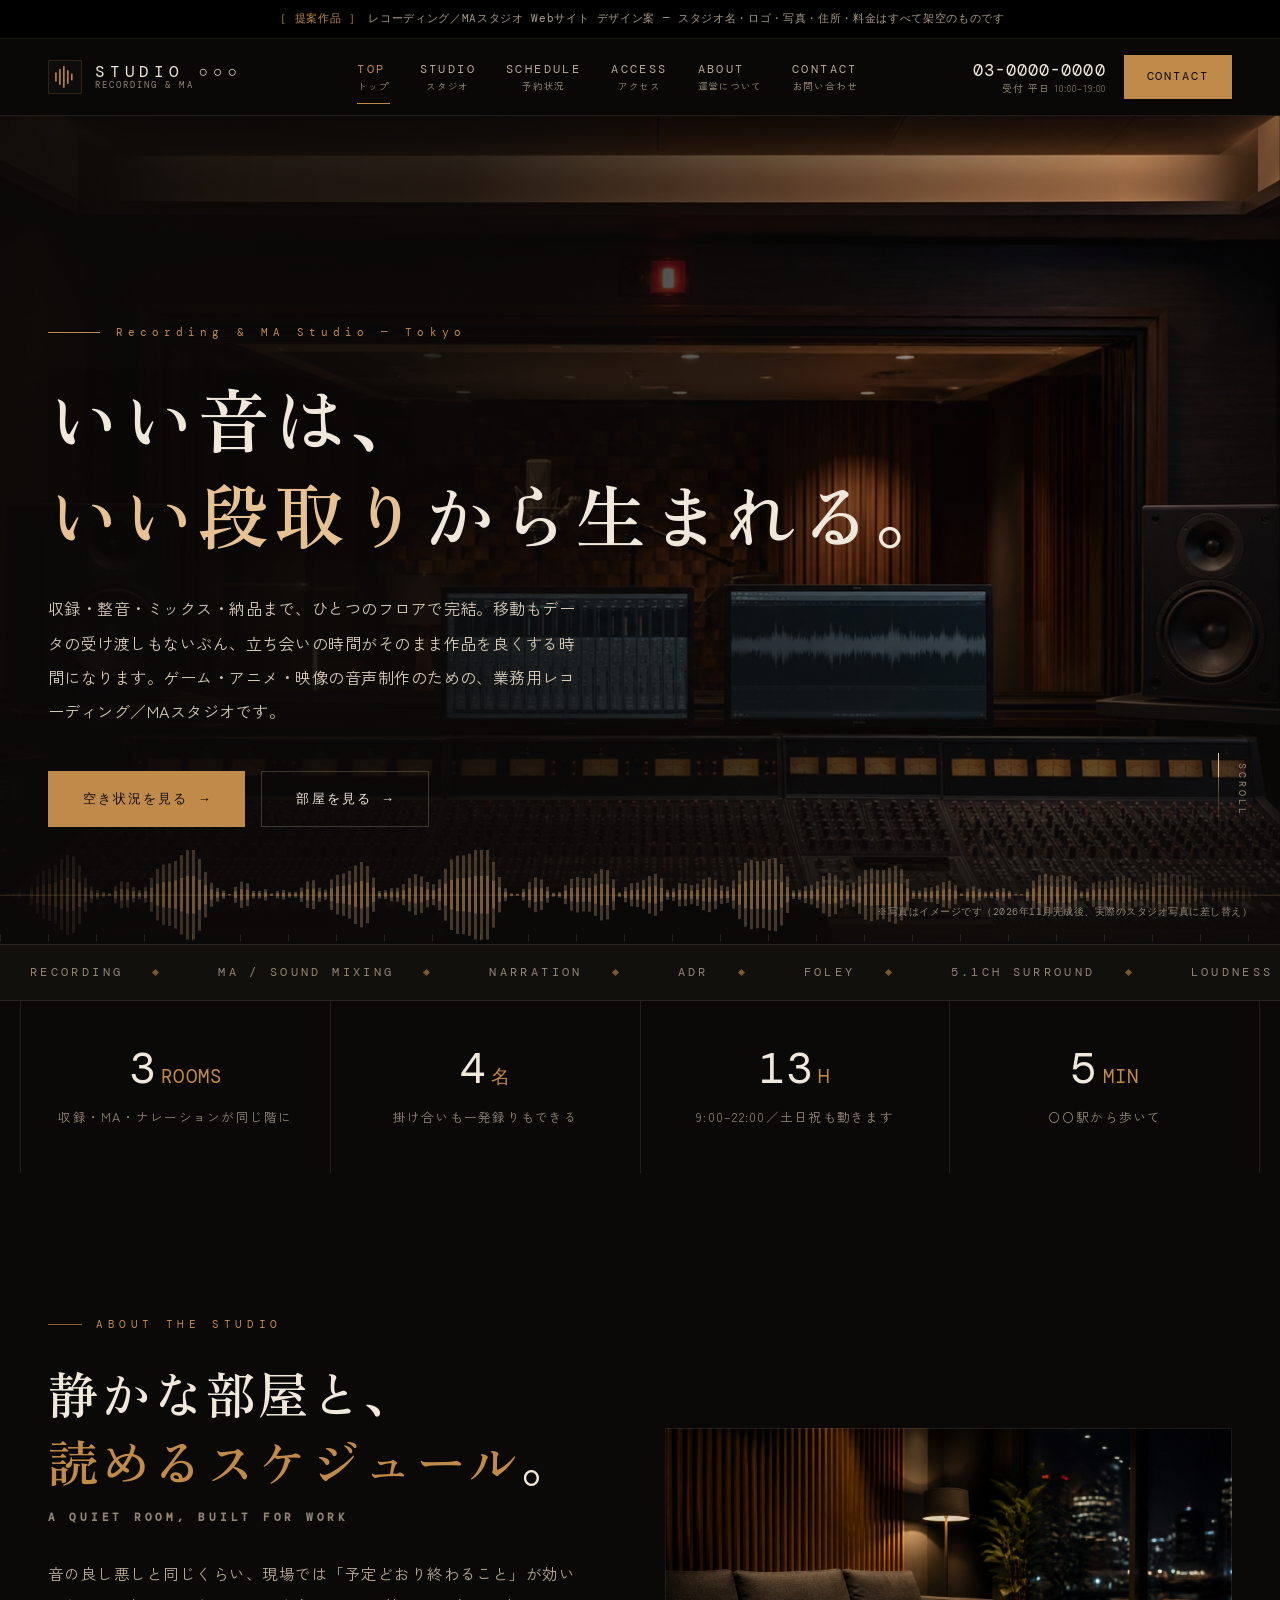
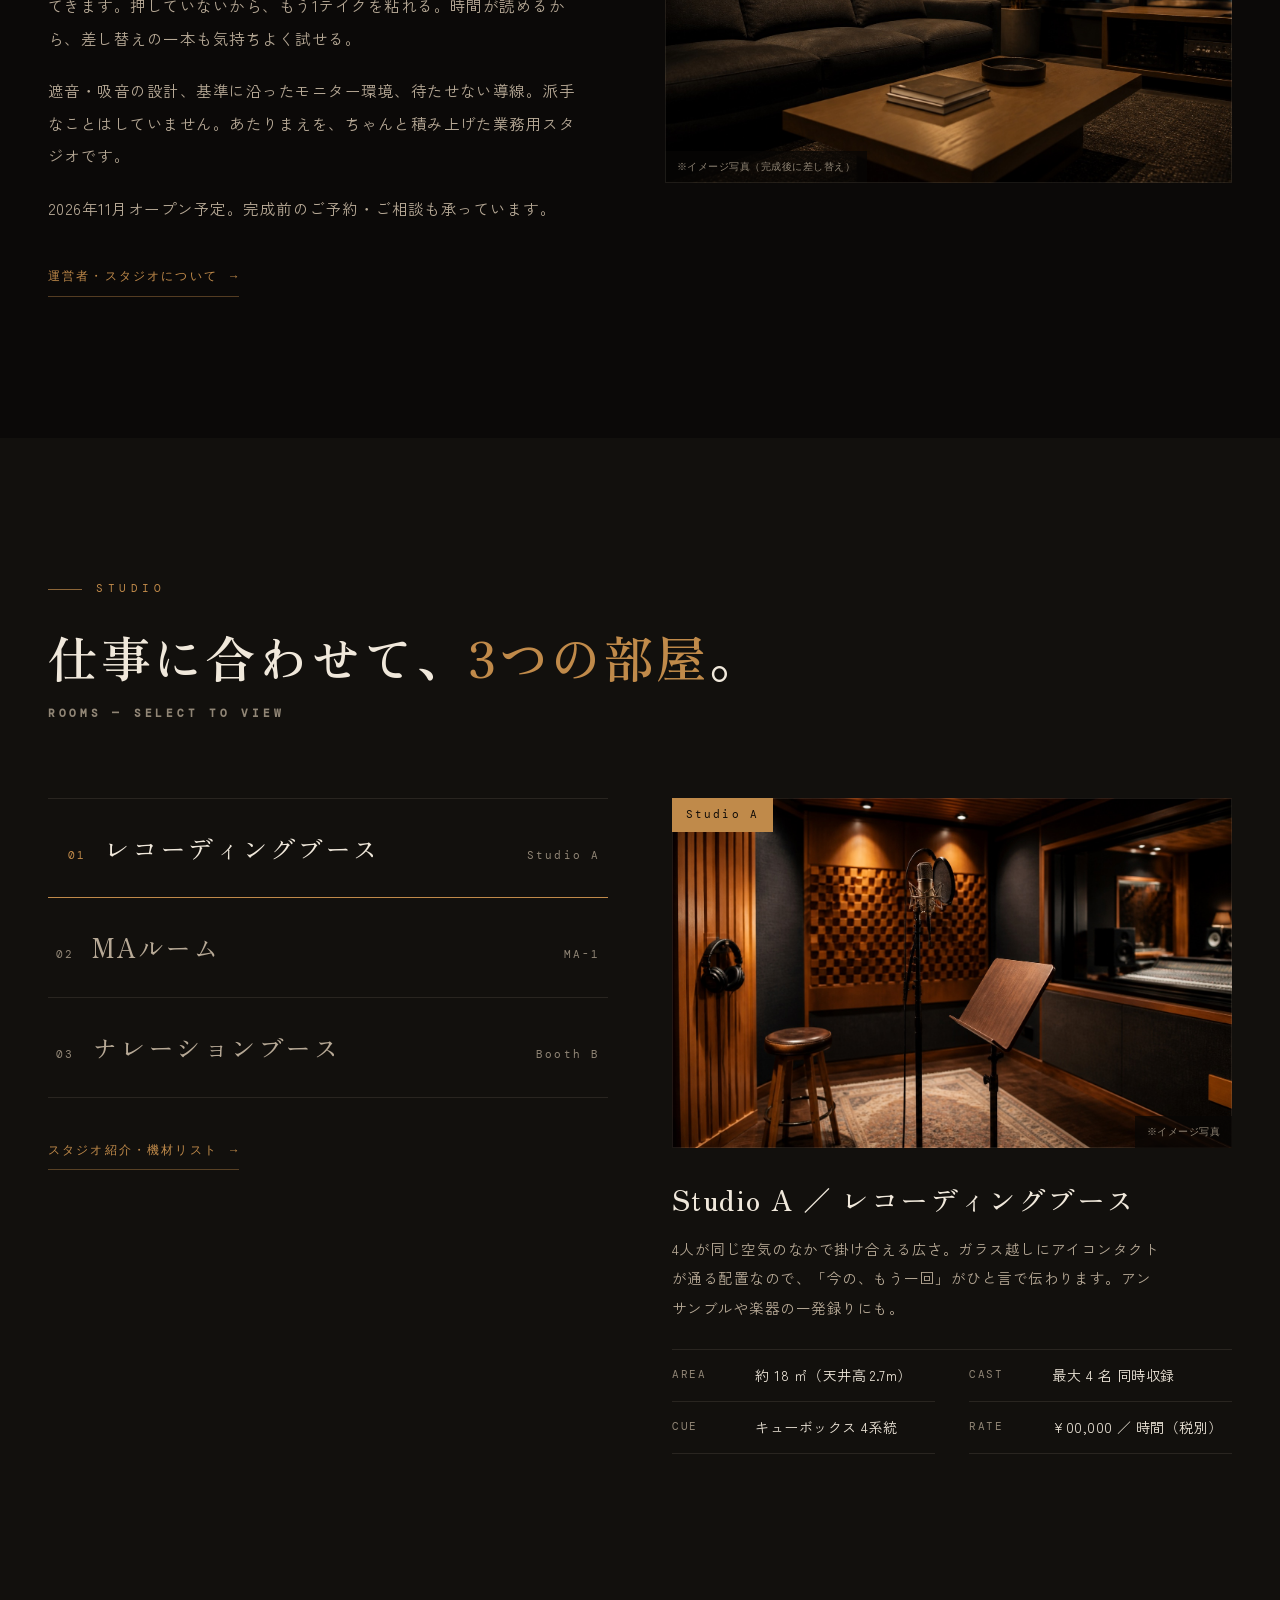
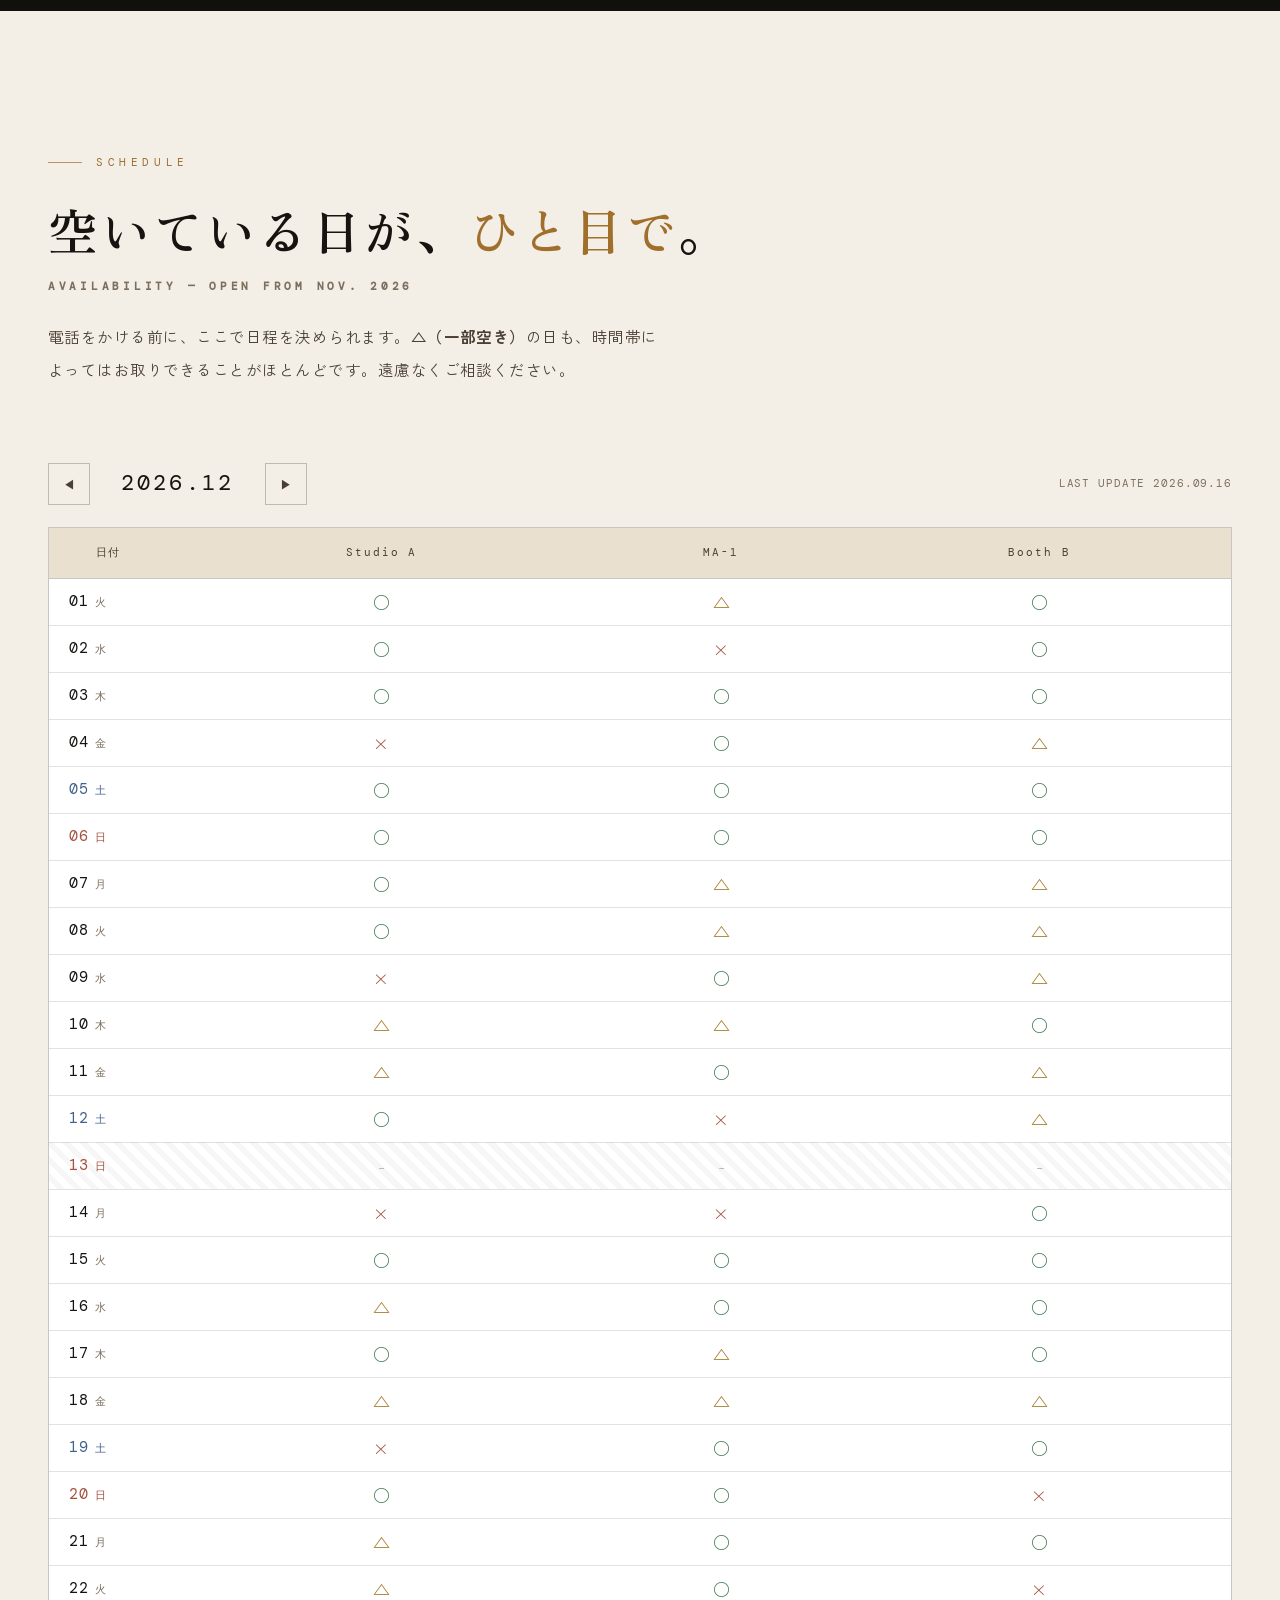
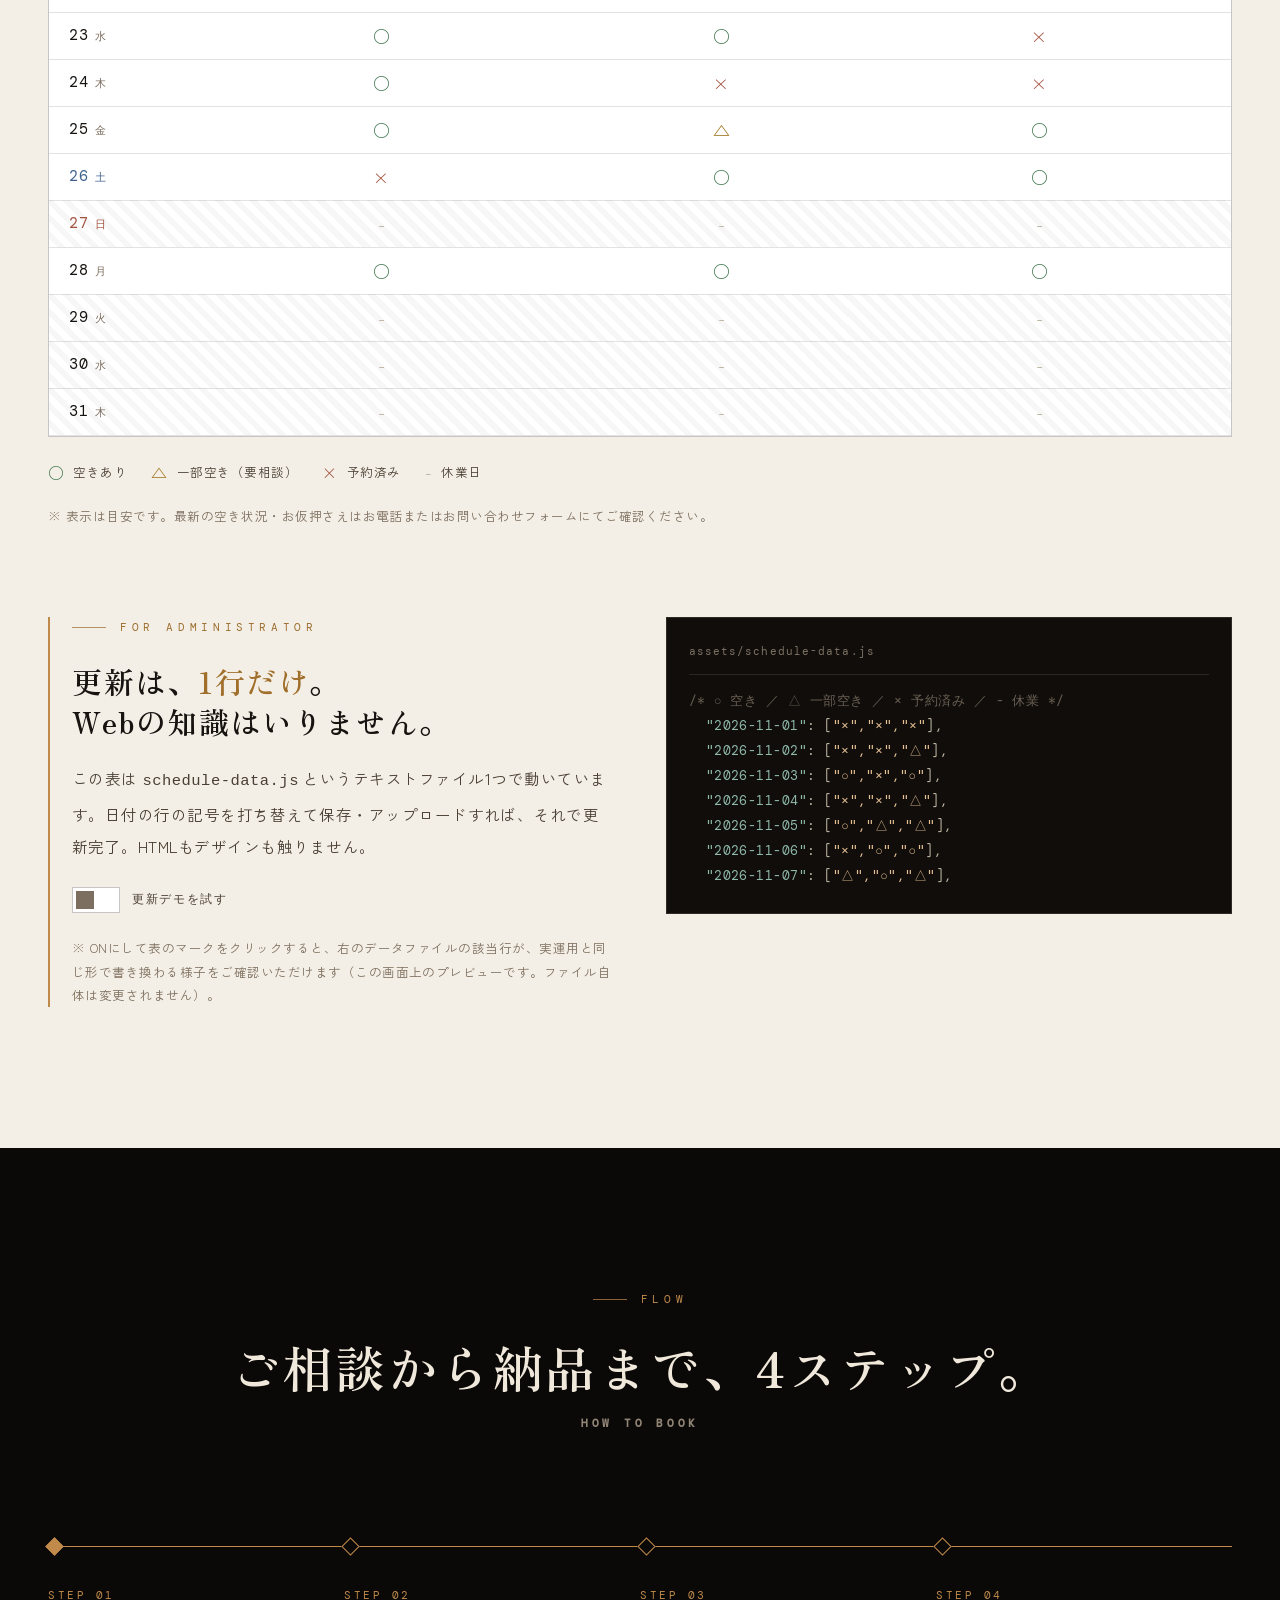
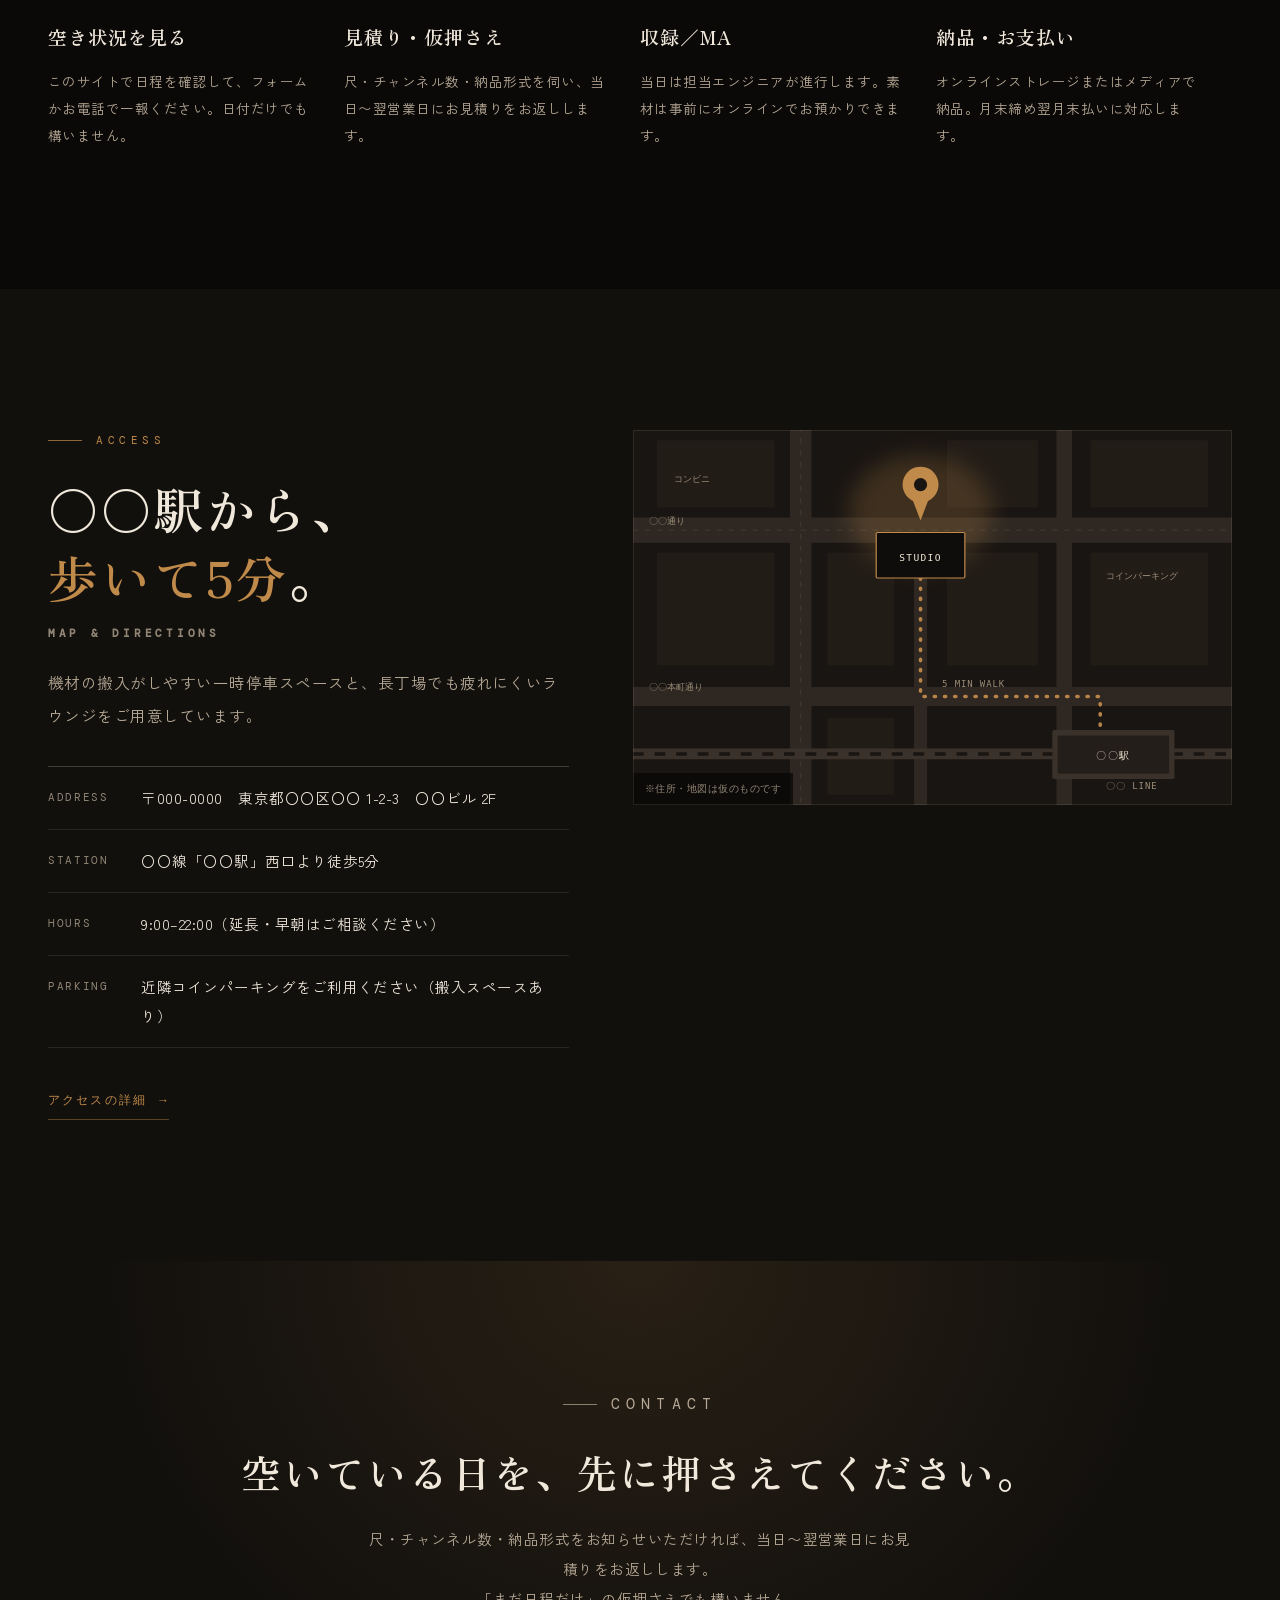
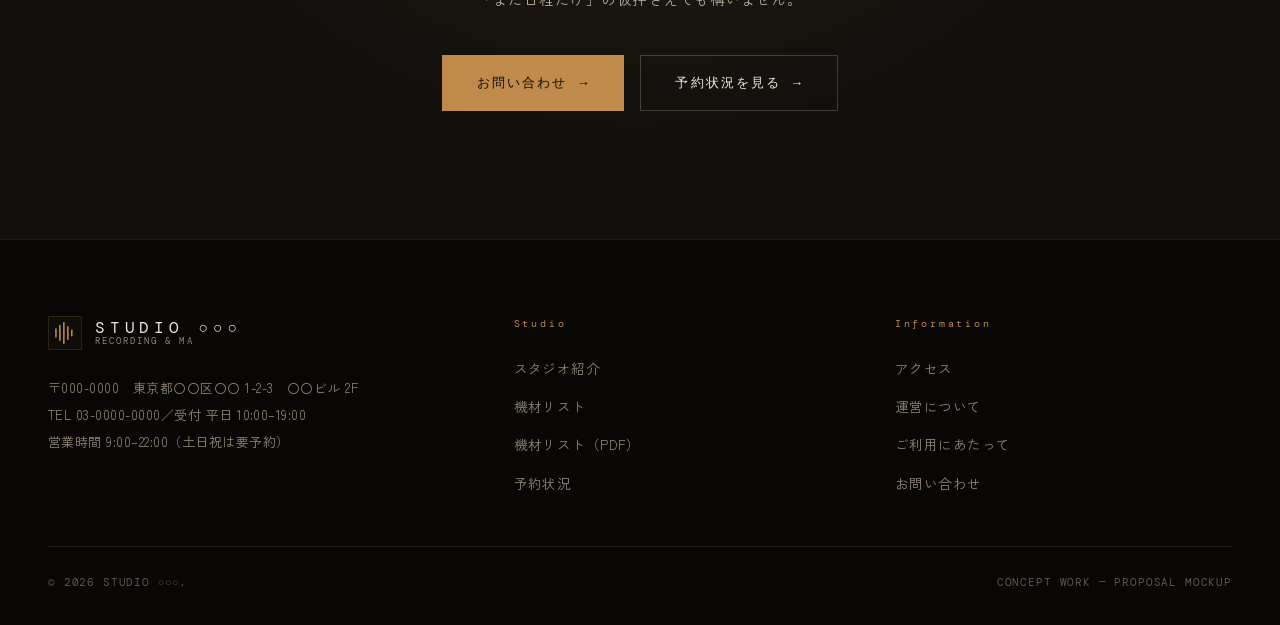
<file: works/studio/index.html>
<!DOCTYPE html>
<html lang="ja">
<head>
<meta charset="utf-8">
<meta name="viewport" content="width=device-width, initial-scale=1">
<title>STUDIO ○○○｜レコーディング・MAスタジオ</title>
<meta name="description" content="架空案件モックアップ：ゲーム・アニメ・映像の音声制作のためのレコーディング／MAスタジオ。収録から整音・ミックス・納品までをひとつのフロアで完結。空き状況をWebで公開しています。">
<meta name="format-detection" content="telephone=no">
<link rel="canonical" href="https://asthiro1969.github.io/works/studio/">
<meta property="og:type" content="website">
<meta property="og:site_name" content="STUDIO ○○○">
<meta property="og:locale" content="ja_JP">
<meta property="og:url" content="https://asthiro1969.github.io/works/studio/">
<meta property="og:title" content="STUDIO ○○○｜レコーディング・MAスタジオ">
<meta property="og:description" content="ゲーム・アニメ・映像の音声制作のためのレコーディング／MAスタジオ。収録から整音・ミックス・納品までをひとつのフロアで完結。空き状況をWebで公開しています。">
<meta property="og:image" content="https://asthiro1969.github.io/works/studio/assets/ogp.jpg">
<meta property="og:image:width" content="1200">
<meta property="og:image:height" content="630">
<meta name="twitter:card" content="summary_large_image">
<meta name="theme-color" content="#0b0908">

<link rel="preconnect" href="https://fonts.googleapis.com">
<link rel="preconnect" href="https://fonts.gstatic.com" crossorigin>
<link href="https://fonts.googleapis.com/css2?family=DM+Mono:wght@300;400;500&family=Zen+Kaku+Gothic+New:wght@400;500;700&family=Zen+Old+Mincho:wght@500;600;700&display=swap" rel="stylesheet">
<link rel="stylesheet" href="assets/style.css">
<link rel="icon" href="assets/img/logo-mark.svg" type="image/svg+xml">
</head>
<body>

<div class="propbar">
  <b>［ 提案作品 ］</b> レコーディング／MAスタジオ Webサイト デザイン案 — スタジオ名・ロゴ・写真・住所・料金はすべて架空のものです
</div>

<div class="progress" aria-hidden="true"><i></i></div>

<header class="hdr">
  <div class="hdr__in">
    <a class="brand" href="index.html">
      <img class="brand__mark" src="assets/img/logo-mark.svg" alt="" width="34" height="34">
      <span class="brand__t"><span class="brand__n">STUDIO ○○○</span><span class="brand__s">RECORDING &amp; MA</span></span>
    </a>
    <nav class="gnav" id="gnav" aria-label="メインナビゲーション">
      <a href="index.html" aria-current="page">TOP<small>トップ</small></a>
      <a href="studio.html">STUDIO<small>スタジオ</small></a>
      <a href="schedule.html">SCHEDULE<small>予約状況</small></a>
      <a href="access.html">ACCESS<small>アクセス</small></a>
      <a href="about.html">ABOUT<small>運営について</small></a>
      <a href="contact.html">CONTACT<small>お問い合わせ</small></a>
    </nav>
    <div class="hdr__cta">
      <p class="tel"><b>03-0000-0000</b><span>受付 平日 10:00–19:00</span></p>
      <a class="btn btn--sm" href="contact.html"><span>Contact</span></a>
      <button class="navtog" type="button" aria-label="メニューを開く" aria-controls="gnav" aria-expanded="false"><i></i><i></i><i></i></button>
    </div>
  </div>
</header>

<main>

<section class="hero">
  <div class="hero__bg"><img src="assets/img/hero-control-room.jpg" alt="コントロールルームの様子" width="1672" height="941"></div>
  <div class="hero__scrim"></div>
  <div class="hero__wave" aria-hidden="true"><canvas></canvas></div>
  <p class="cue" aria-hidden="true">SCROLL<i></i></p>
  <p class="note-badge">※写真はイメージです（2026年11月完成後、実際のスタジオ写真に差し替え）</p>
  <div class="hero__in">
    <p class="hero__en">Recording &amp; MA Studio — Tokyo</p>
    <h1>
      <span class="rv-line"><span>いい音は、</span></span>
      <span class="rv-line"><span><em>いい段取り</em>から生まれる。</span></span>
    </h1>
    <p class="hero__lead">収録・整音・ミックス・納品まで、ひとつのフロアで完結。移動もデータの受け渡しもないぶん、立ち会いの時間がそのまま作品を良くする時間になります。ゲーム・アニメ・映像の音声制作のための、業務用レコーディング／MAスタジオです。</p>
    <div class="btn-row">
      <a class="btn" href="schedule.html"><span>空き状況を見る<i class="ar">→</i></span></a>
      <a class="btn btn--ghost" href="studio.html"><span>部屋を見る<i class="ar">→</i></span></a>
    </div>
  </div>
</section>

<div class="ticker" aria-hidden="true">
  <div class="ticker__t">
    <span>Recording</span><span>MA / Sound Mixing</span><span>Narration</span><span>ADR</span>
    <span>Foley</span><span>5.1ch Surround</span><span>Loudness</span><span>Game Voice</span>
    <span>Animation</span><span>Online Delivery</span>
  </div>
</div>

<section class="stats">
  <div class="wrap" style="padding-inline:0">
    <ul>
      <li><p class="num mono"><span data-count="3">0</span><small>ROOMS</small></p><p class="cap">収録・MA・ナレーションが同じ階に</p></li>
      <li><p class="num mono"><span data-count="4">0</span><small>名</small></p><p class="cap">掛け合いも一発録りもできる</p></li>
      <li><p class="num mono"><span data-count="13">0</span><small>H</small></p><p class="cap">9:00–22:00／土日祝も動きます</p></li>
      <li><p class="num mono"><span data-count="5">0</span><small>MIN</small></p><p class="cap">〇〇駅から歩いて</p></li>
    </ul>
  </div>
</section>

<section class="sec" id="about">
  <div class="wrap">
    <div class="split">
      <div class="rv">
        <p class="eyebrow">About the studio</p>
        <h2 class="h-sec">静かな部屋と、<br><em>読めるスケジュール</em>。<span class="sub-en">a quiet room, built for work</span></h2>
        <p class="lead" style="margin-top:32px">音の良し悪しと同じくらい、現場では「予定どおり終わること」が効いてきます。押していないから、もう1テイクを粘れる。時間が読めるから、差し替えの一本も気持ちよく試せる。</p>
        <p class="lead" style="margin-top:20px">遮音・吸音の設計、基準に沿ったモニター環境、待たせない導線。派手なことはしていません。あたりまえを、ちゃんと積み上げた業務用スタジオです。</p>
        <p class="lead" style="margin-top:20px">2026年11月オープン予定。完成前のご予約・ご相談も承っています。</p>
        <p style="margin-top:34px"><a class="tlink" href="about.html">運営者・スタジオについて<i class="ar">→</i></a></p>
      </div>
      <figure class="fig rv rv-2" style="margin:0">
        <img src="assets/img/lounge.jpg" alt="ラウンジの様子" width="1506" height="941" loading="lazy">
        <figcaption>※イメージ写真（完成後に差し替え）</figcaption>
      </figure>
    </div>
  </div>
</section>

<section class="sec sec--night" id="studio">
  <div class="wrap">
    <div class="sec-head rv">
      <p class="eyebrow">Studio</p>
      <h2 class="h-sec">仕事に合わせて、<em>3つの部屋</em>。<span class="sub-en">rooms — select to view</span></h2>
    </div>

    <div class="rooms">
      <div class="roomtabs rv" role="tablist" aria-label="スタジオの部屋">
        <button class="roomtab" id="tab-a" role="tab" type="button" aria-selected="true" aria-controls="roombody" data-tag="Studio A" data-panel="p-a">
          <span class="idx">01</span><span class="nm">レコーディングブース</span><span class="en">Studio A</span>
        </button>
        <button class="roomtab" id="tab-ma" role="tab" type="button" aria-selected="false" aria-controls="roombody" data-tag="MA-1" data-panel="p-ma">
          <span class="idx">02</span><span class="nm">MAルーム</span><span class="en">MA-1</span>
        </button>
        <button class="roomtab" id="tab-b" role="tab" type="button" aria-selected="false" aria-controls="roombody" data-tag="Booth B" data-panel="p-b">
          <span class="idx">03</span><span class="nm">ナレーションブース</span><span class="en">Booth B</span>
        </button>
        <p style="margin-top:34px"><a class="tlink" href="studio.html">スタジオ紹介・機材リスト<i class="ar">→</i></a></p>
      </div>

      <div class="roompanel rv rv-2">
        <div class="roomstage" id="roomstage">
          <span class="tag mono">Studio A</span>
          <img class="on" src="assets/img/room-a.jpg" alt="レコーディングブースの様子" width="1506" height="941" loading="lazy">
          <img src="assets/img/room-ma.jpg" alt="MAルームの様子" width="1506" height="941" loading="lazy">
          <img src="assets/img/room-booth.jpg" alt="ナレーションブースの様子" width="1506" height="941" loading="lazy">
          <span class="imgnote">※イメージ写真</span>
        </div>
        <div class="roombody" id="roombody" role="tabpanel" aria-labelledby="tab-a" tabindex="0"></div>
      </div>
    </div>
  </div>
</section>

<template id="p-a">
  <h3>Studio A ／ レコーディングブース</h3>
  <p>4人が同じ空気のなかで掛け合える広さ。ガラス越しにアイコンタクトが通る配置なので、「今の、もう一回」がひと言で伝わります。アンサンブルや楽器の一発録りにも。</p>
  <dl class="specs">
    <div><dt>AREA</dt><dd>約 18 ㎡（天井高 2.7m）</dd></div>
    <div><dt>CAST</dt><dd>最大 4 名 同時収録</dd></div>
    <div><dt>CUE</dt><dd>キューボックス 4系統</dd></div>
    <div><dt>RATE</dt><dd>¥00,000 ／ 時間（税別）</dd></div>
  </dl>
</template>
<template id="p-ma">
  <h3>MA-1 ／ MAルーム</h3>
  <p>整音からラウドネスまで。立ち会いの席からも画と音が同時に確認できる配席にしているので、「ここだけ下げたい」を、持ち帰らずにその場で決められます。5.1ch のモニタリングに対応。</p>
  <dl class="specs">
    <div><dt>AREA</dt><dd>約 32 ㎡</dd></div>
    <div><dt>GUEST</dt><dd>立ち会い 最大 5 名</dd></div>
    <div><dt>MONITOR</dt><dd>5.1ch ／ ステレオ切替</dd></div>
    <div><dt>RATE</dt><dd>¥00,000 ／ 時間（税別）</dd></div>
  </dl>
</template>
<template id="p-b">
  <h3>Booth B ／ ナレーションブース</h3>
  <p>ナレーション1本、差し替え数カット。短い仕事ほど、待ち時間が惜しい。原稿はタブレット表示に対応しているので、直しがその場で反映できます。</p>
  <dl class="specs">
    <div><dt>AREA</dt><dd>約 6 ㎡</dd></div>
    <div><dt>CAST</dt><dd>1 名（立ち・座り両対応）</dd></div>
    <div><dt>SCRIPT</dt><dd>タブレット／紙</dd></div>
    <div><dt>RATE</dt><dd>¥00,000 ／ 時間（税別）</dd></div>
  </dl>
</template>

<section class="sec sec--paper" id="schedule">
  <div class="wrap">
    <div class="sec-head rv">
      <p class="eyebrow">Schedule</p>
      <h2 class="h-sec">空いている日が、<em>ひと目で</em>。<span class="sub-en">availability — open from nov. 2026</span></h2>
      <p class="lead" style="margin-top:26px">電話をかける前に、ここで日程を決められます。<b>△（一部空き）</b>の日も、時間帯によってはお取りできることがほとんどです。遠慮なくご相談ください。</p>
    </div>

      <div class="schbar">
        <div class="schnav">
          <button type="button" id="sch-prev" aria-label="前の月">&#9664;</button>
          <p class="schmonth mono" id="sch-month">2026.11</p>
          <button type="button" id="sch-next" aria-label="次の月">&#9654;</button>
        </div>
        <p class="schupd" id="sch-updated">LAST UPDATE —</p>
      </div>
      <div class="schwrap" id="schedule-calendar"></div>
      <p class="legend">
        <span><b class="mk-o">○</b> 空きあり</span>
        <span><b class="mk-t">△</b> 一部空き（要相談）</span>
        <span><b class="mk-x">×</b> 予約済み</span>
        <span><b class="mk-n">-</b> 休業日</span>
      </p>
      <p class="schnote">※ 表示は目安です。最新の空き状況・お仮押さえはお電話またはお問い合わせフォームにてご確認ください。</p>

      <div class="editdemo">
        <div class="cta-note rv">
          <p class="eyebrow">For administrator</p>
          <h3 class="h-sec" style="font-size:clamp(21px,2.5vw,30px)">更新は、<em>1行だけ</em>。<br>Webの知識はいりません。</h3>
          <p class="lead" style="margin-top:20px">この表は <code>schedule-data.js</code> というテキストファイル1つで動いています。日付の行の記号を打ち替えて保存・アップロードすれば、それで更新完了。HTMLもデザインも触りません。</p>
          <label class="demo-toggle">
            <input type="checkbox" id="demo-switch">
            <span class="switch" aria-hidden="true"></span>
            <span>更新デモを試す</span>
          </label>
          <p class="schnote" style="margin-top:14px">※ ONにして表のマークをクリックすると、右のデータファイルの該当行が、実運用と同じ形で書き換わる様子をご確認いただけます（この画面上のプレビューです。ファイル自体は変更されません）。</p>
        </div>
        <div class="codebox mono rv rv-2" id="codebox" aria-live="polite"></div>
      </div>

  </div>
</section>

<section class="sec">
  <div class="wrap">
    <div class="sec-head sec-head--c rv">
      <p class="eyebrow">Flow</p>
      <h2 class="h-sec">ご相談から納品まで、4ステップ。<span class="sub-en">how to book</span></h2>
    </div>
    <ol class="flow rv">
      <li><span class="dot"></span><span class="no">STEP 01</span><b>空き状況を見る</b><p>このサイトで日程を確認して、フォームかお電話で一報ください。日付だけでも構いません。</p></li>
      <li><span class="dot"></span><span class="no">STEP 02</span><b>見積り・仮押さえ</b><p>尺・チャンネル数・納品形式を伺い、当日〜翌営業日にお見積りをお返しします。</p></li>
      <li><span class="dot"></span><span class="no">STEP 03</span><b>収録／MA</b><p>当日は担当エンジニアが進行します。素材は事前にオンラインでお預かりできます。</p></li>
      <li><span class="dot"></span><span class="no">STEP 04</span><b>納品・お支払い</b><p>オンラインストレージまたはメディアで納品。月末締め翌月末払いに対応します。</p></li>
    </ol>
  </div>
</section>

<section class="sec sec--night" id="access">
  <div class="wrap">
    <div class="access">
      <div class="rv">
        <p class="eyebrow">Access</p>
        <h2 class="h-sec">〇〇駅から、<em>歩いて5分</em>。<span class="sub-en">map &amp; directions</span></h2>
        <p class="lead" style="margin-top:26px">機材の搬入がしやすい一時停車スペースと、長丁場でも疲れにくいラウンジをご用意しています。</p>
        <dl class="dl" style="margin-top:34px">
          <div><dt>ADDRESS</dt><dd>〒000-0000　東京都〇〇区〇〇 1-2-3　〇〇ビル 2F</dd></div>
          <div><dt>STATION</dt><dd>〇〇線「〇〇駅」西口より徒歩5分</dd></div>
          <div><dt>HOURS</dt><dd>9:00–22:00（延長・早朝はご相談ください）</dd></div>
          <div><dt>PARKING</dt><dd>近隣コインパーキングをご利用ください（搬入スペースあり）</dd></div>
        </dl>
        <p style="margin-top:34px"><a class="tlink" href="access.html">アクセスの詳細<i class="ar">→</i></a></p>
      </div>
      <figure class="fig rv rv-2" style="margin:0">
        <img src="assets/img/access-map.svg" alt="最寄駅からスタジオまでの略図" width="1000" height="640" loading="lazy">
        <figcaption>※住所・地図は仮のものです</figcaption>
      </figure>
    </div>
  </div>
</section>

</main>

<section class="cta">
  <div class="wrap">
    <p class="eyebrow" style="justify-content:center">Contact</p>
    <h2>空いている日を、先に押さえてください。</h2>
    <p>尺・チャンネル数・納品形式をお知らせいただければ、当日〜翌営業日にお見積りをお返しします。<br>「まだ日程だけ」の仮押さえでも構いません。</p>
    <div class="btn-row">
      <a class="btn" href="contact.html"><span>お問い合わせ<i class="ar">→</i></span></a>
      <a class="btn btn--ghost" href="schedule.html"><span>予約状況を見る<i class="ar">→</i></span></a>
    </div>
  </div>
</section>

<footer class="foot">
  <div class="wrap">
    <div class="foot__top">
      <div>
        <div class="brand">
          <img class="brand__mark" src="assets/img/logo-mark.svg" alt="" width="34" height="34">
          <span class="brand__t"><span class="brand__n">STUDIO ○○○</span><span class="brand__s">RECORDING &amp; MA</span></span>
        </div>
        <p class="footaddr">〒000-0000　東京都〇〇区〇〇 1-2-3　〇〇ビル 2F<br>
        TEL 03-0000-0000／受付 平日 10:00–19:00<br>営業時間 9:00–22:00（土日祝は要予約）</p>
      </div>
      <nav class="footnav" aria-label="フッターナビゲーション">
        <h4>Studio</h4>
        <ul><li><a href="studio.html">スタジオ紹介</a></li><li><a href="studio.html#equipment">機材リスト</a></li>
        <li><a href="assets/equipment-list.pdf">機材リスト（PDF）</a></li><li><a href="schedule.html">予約状況</a></li></ul>
      </nav>
      <nav class="footnav" aria-label="フッターナビゲーション">
        <h4>Information</h4>
        <ul><li><a href="access.html">アクセス</a></li><li><a href="about.html">運営について</a></li>
        <li><a href="about.html#terms">ご利用にあたって</a></li><li><a href="contact.html">お問い合わせ</a></li></ul>
      </nav>
    </div>
    <div class="foot__bot">
      <p>&copy; <span id="year">2026</span> STUDIO ○○○.</p>
      <p>CONCEPT WORK — PROPOSAL MOCKUP</p>
    </div>
  </div>
</footer>

<script src="assets/schedule-data.js"></script>
<script src="assets/site.js"></script>
</body>
</html>
</file>
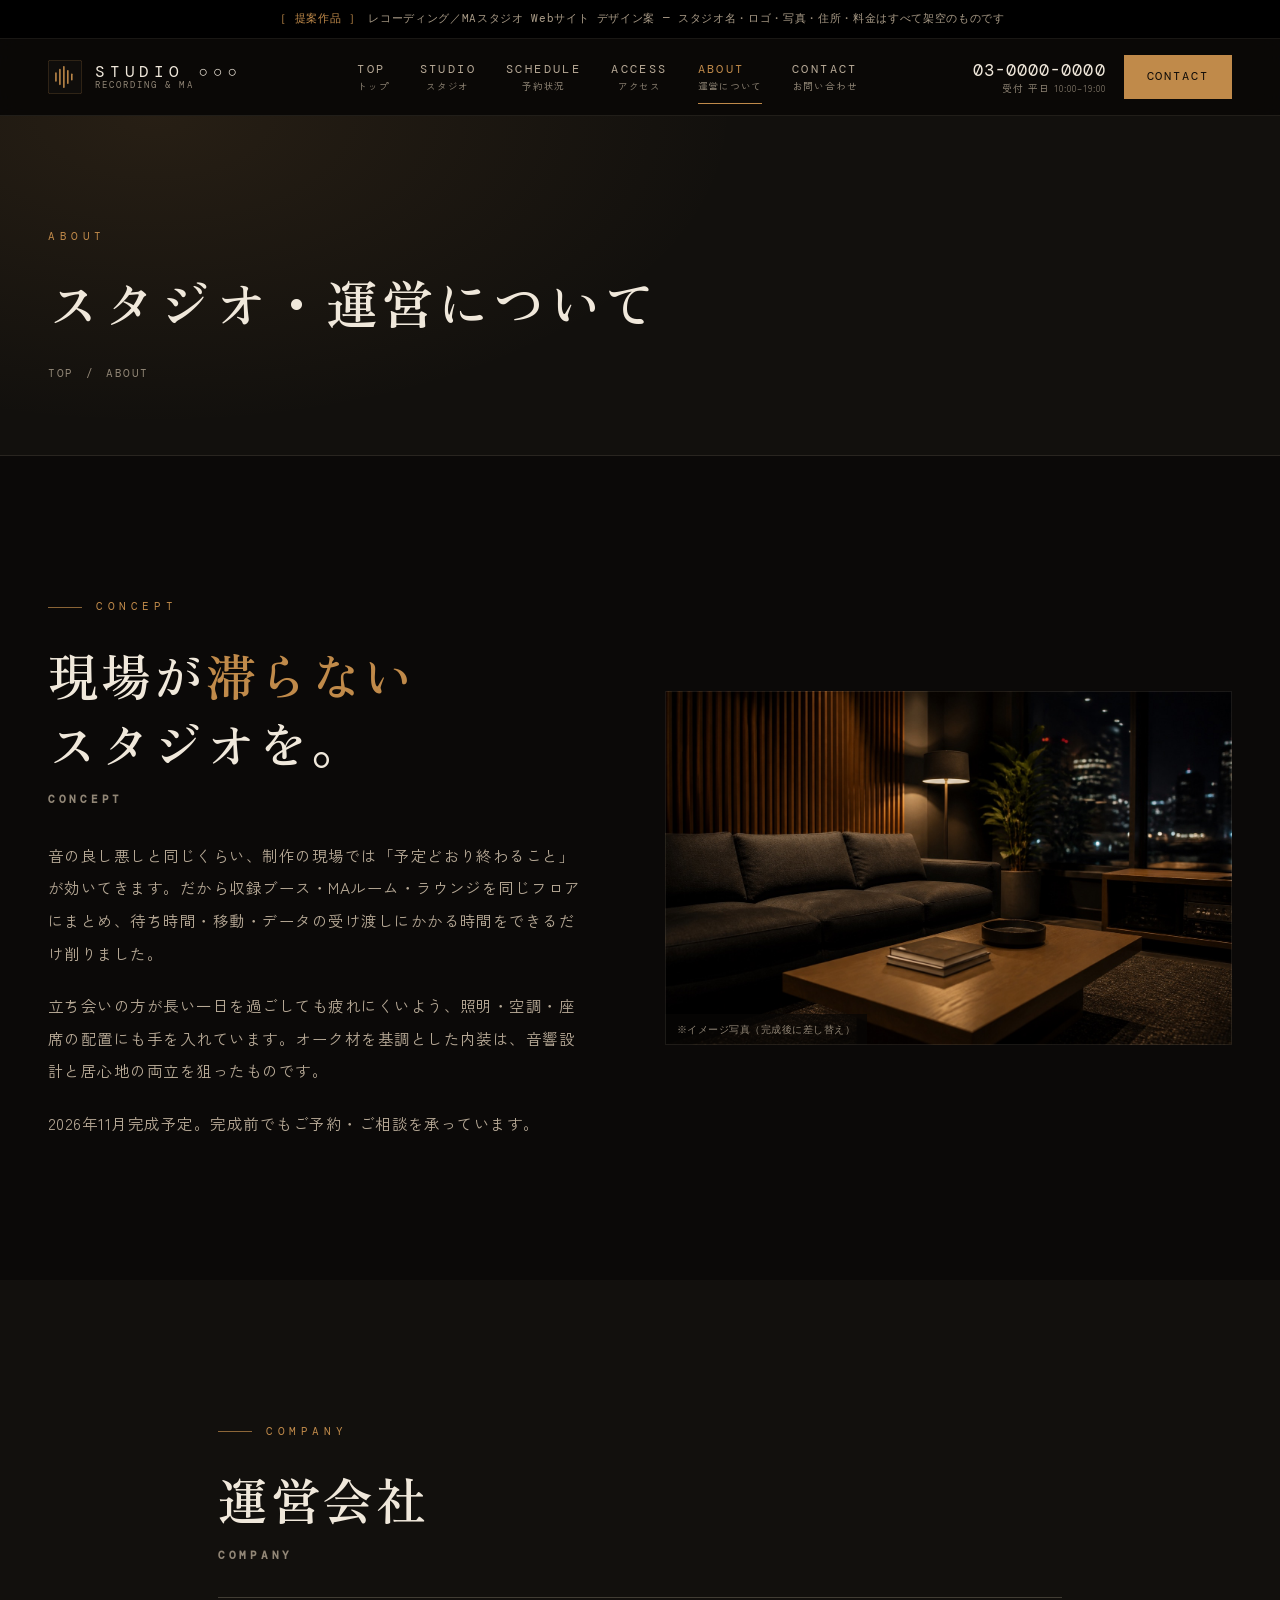
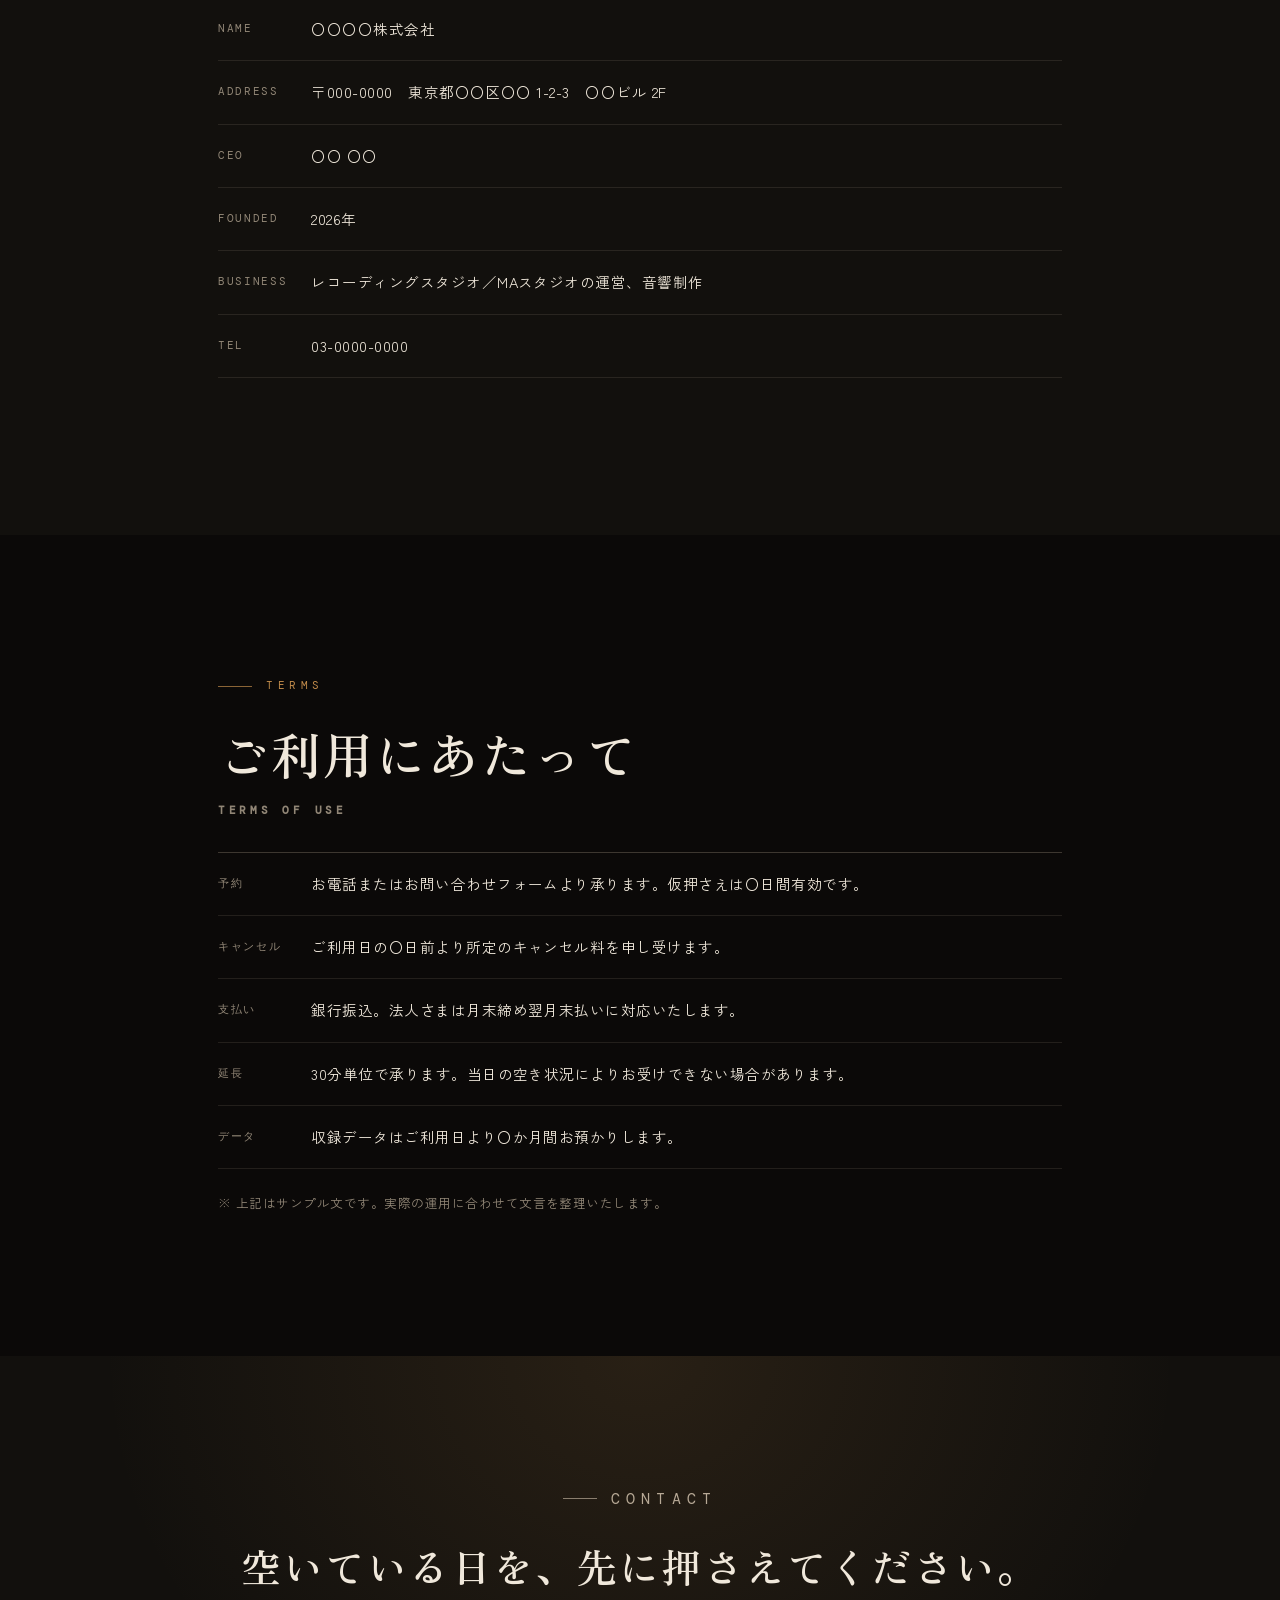
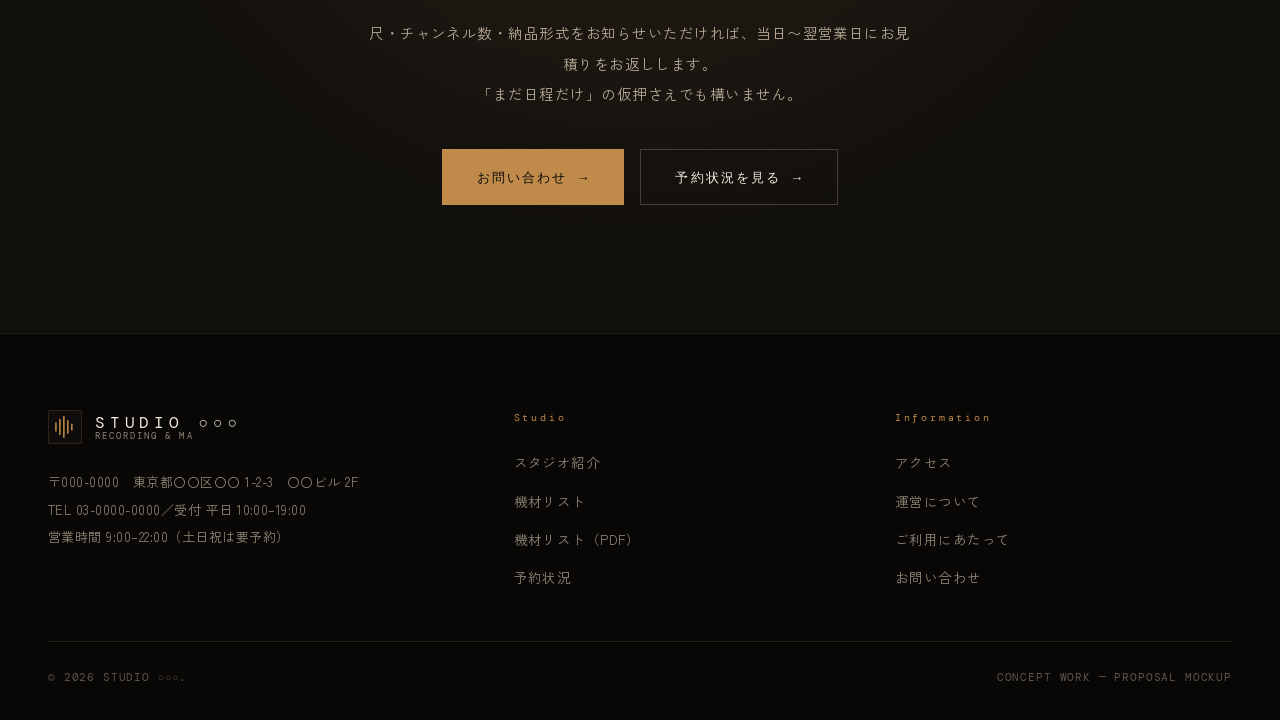
<file: works/studio/about.html>
<!DOCTYPE html>
<html lang="ja">
<head>
<meta charset="utf-8">
<meta name="viewport" content="width=device-width, initial-scale=1">
<title>スタジオ・運営について｜STUDIO ○○○</title>
<meta name="description" content="架空案件モックアップ：スタジオの考え方、運営会社の概要、ご利用にあたってのご案内です。">
<meta name="format-detection" content="telephone=no">
<link rel="canonical" href="https://asthiro1969.github.io/works/studio/about.html">
<meta property="og:type" content="website">
<meta property="og:site_name" content="STUDIO ○○○">
<meta property="og:locale" content="ja_JP">
<meta property="og:url" content="https://asthiro1969.github.io/works/studio/about.html">
<meta property="og:title" content="スタジオ・運営について｜STUDIO ○○○">
<meta property="og:description" content="スタジオの考え方、運営会社の概要、ご利用にあたってのご案内です。">
<meta property="og:image" content="https://asthiro1969.github.io/works/studio/assets/ogp.jpg">
<meta property="og:image:width" content="1200">
<meta property="og:image:height" content="630">
<meta name="twitter:card" content="summary_large_image">
<meta name="theme-color" content="#0b0908">

<link rel="preconnect" href="https://fonts.googleapis.com">
<link rel="preconnect" href="https://fonts.gstatic.com" crossorigin>
<link href="https://fonts.googleapis.com/css2?family=DM+Mono:wght@300;400;500&family=Zen+Kaku+Gothic+New:wght@400;500;700&family=Zen+Old+Mincho:wght@500;600;700&display=swap" rel="stylesheet">
<link rel="stylesheet" href="assets/style.css">
<link rel="icon" href="assets/img/logo-mark.svg" type="image/svg+xml">
</head>
<body>

<div class="propbar">
  <b>［ 提案作品 ］</b> レコーディング／MAスタジオ Webサイト デザイン案 — スタジオ名・ロゴ・写真・住所・料金はすべて架空のものです
</div>

<div class="progress" aria-hidden="true"><i></i></div>

<header class="hdr">
  <div class="hdr__in">
    <a class="brand" href="index.html">
      <img class="brand__mark" src="assets/img/logo-mark.svg" alt="" width="34" height="34">
      <span class="brand__t"><span class="brand__n">STUDIO ○○○</span><span class="brand__s">RECORDING &amp; MA</span></span>
    </a>
    <nav class="gnav" id="gnav" aria-label="メインナビゲーション">
      <a href="index.html">TOP<small>トップ</small></a>
      <a href="studio.html">STUDIO<small>スタジオ</small></a>
      <a href="schedule.html">SCHEDULE<small>予約状況</small></a>
      <a href="access.html">ACCESS<small>アクセス</small></a>
      <a href="about.html" aria-current="page">ABOUT<small>運営について</small></a>
      <a href="contact.html">CONTACT<small>お問い合わせ</small></a>
    </nav>
    <div class="hdr__cta">
      <p class="tel"><b>03-0000-0000</b><span>受付 平日 10:00–19:00</span></p>
      <a class="btn btn--sm" href="contact.html"><span>Contact</span></a>
      <button class="navtog" type="button" aria-label="メニューを開く" aria-controls="gnav" aria-expanded="false"><i></i><i></i><i></i></button>
    </div>
  </div>
</header>

<div class="phead">
  <div class="wrap">
    <p class="en">About</p>
    <h1>スタジオ・運営について</h1>
    <p class="crumbs"><a href="index.html">TOP</a> <span>/</span> <span>ABOUT</span></p>
  </div>
</div>

<main>
<section class="sec">
  <div class="wrap">
    <div class="split">
      <div class="rv">
        <p class="eyebrow">Concept</p>
        <h2 class="h-sec">現場が<em>滞らない</em>スタジオを。<span class="sub-en">concept</span></h2>
        <p class="lead" style="margin-top:32px">音の良し悪しと同じくらい、制作の現場では「予定どおり終わること」が効いてきます。だから収録ブース・MAルーム・ラウンジを同じフロアにまとめ、待ち時間・移動・データの受け渡しにかかる時間をできるだけ削りました。</p>
        <p class="lead" style="margin-top:20px">立ち会いの方が長い一日を過ごしても疲れにくいよう、照明・空調・座席の配置にも手を入れています。オーク材を基調とした内装は、音響設計と居心地の両立を狙ったものです。</p>
        <p class="lead" style="margin-top:20px">2026年11月完成予定。完成前でもご予約・ご相談を承っています。</p>
      </div>
      <figure class="fig rv rv-2" style="margin:0">
        <img src="assets/img/lounge.jpg" alt="ラウンジの様子" width="1506" height="941" loading="lazy">
        <figcaption>※イメージ写真（完成後に差し替え）</figcaption>
      </figure>
    </div>
  </div>
</section>

<section class="sec sec--night">
  <div class="wrap wrap--tight">
    <p class="eyebrow rv">Company</p>
    <h2 class="h-sec rv">運営会社<span class="sub-en">company</span></h2>
    <dl class="dl rv" style="margin-top:34px">
      <div><dt>NAME</dt><dd>〇〇〇〇株式会社</dd></div>
      <div><dt>ADDRESS</dt><dd>〒000-0000　東京都〇〇区〇〇 1-2-3　〇〇ビル 2F</dd></div>
      <div><dt>CEO</dt><dd>〇〇 〇〇</dd></div>
      <div><dt>FOUNDED</dt><dd>2026年</dd></div>
      <div><dt>BUSINESS</dt><dd>レコーディングスタジオ／MAスタジオの運営、音響制作</dd></div>
      <div><dt>TEL</dt><dd>03-0000-0000</dd></div>
    </dl>
  </div>
</section>

<section class="sec" id="terms">
  <div class="wrap wrap--tight">
    <p class="eyebrow rv">Terms</p>
    <h2 class="h-sec rv">ご利用にあたって<span class="sub-en">terms of use</span></h2>
    <dl class="dl rv" style="margin-top:34px">
      <div><dt>予約</dt><dd>お電話またはお問い合わせフォームより承ります。仮押さえは〇日間有効です。</dd></div>
      <div><dt>キャンセル</dt><dd>ご利用日の〇日前より所定のキャンセル料を申し受けます。</dd></div>
      <div><dt>支払い</dt><dd>銀行振込。法人さまは月末締め翌月末払いに対応いたします。</dd></div>
      <div><dt>延長</dt><dd>30分単位で承ります。当日の空き状況によりお受けできない場合があります。</dd></div>
      <div><dt>データ</dt><dd>収録データはご利用日より〇か月間お預かりします。</dd></div>
    </dl>
    <p class="schnote rv" style="color:var(--fg-3);margin-top:22px">※ 上記はサンプル文です。実際の運用に合わせて文言を整理いたします。</p>
  </div>
</section>
</main>

<section class="cta">
  <div class="wrap">
    <p class="eyebrow" style="justify-content:center">Contact</p>
    <h2>空いている日を、先に押さえてください。</h2>
    <p>尺・チャンネル数・納品形式をお知らせいただければ、当日〜翌営業日にお見積りをお返しします。<br>「まだ日程だけ」の仮押さえでも構いません。</p>
    <div class="btn-row">
      <a class="btn" href="contact.html"><span>お問い合わせ<i class="ar">→</i></span></a>
      <a class="btn btn--ghost" href="schedule.html"><span>予約状況を見る<i class="ar">→</i></span></a>
    </div>
  </div>
</section>

<footer class="foot">
  <div class="wrap">
    <div class="foot__top">
      <div>
        <div class="brand">
          <img class="brand__mark" src="assets/img/logo-mark.svg" alt="" width="34" height="34">
          <span class="brand__t"><span class="brand__n">STUDIO ○○○</span><span class="brand__s">RECORDING &amp; MA</span></span>
        </div>
        <p class="footaddr">〒000-0000　東京都〇〇区〇〇 1-2-3　〇〇ビル 2F<br>
        TEL 03-0000-0000／受付 平日 10:00–19:00<br>営業時間 9:00–22:00（土日祝は要予約）</p>
      </div>
      <nav class="footnav" aria-label="フッターナビゲーション">
        <h4>Studio</h4>
        <ul><li><a href="studio.html">スタジオ紹介</a></li><li><a href="studio.html#equipment">機材リスト</a></li>
        <li><a href="assets/equipment-list.pdf">機材リスト（PDF）</a></li><li><a href="schedule.html">予約状況</a></li></ul>
      </nav>
      <nav class="footnav" aria-label="フッターナビゲーション">
        <h4>Information</h4>
        <ul><li><a href="access.html">アクセス</a></li><li><a href="about.html">運営について</a></li>
        <li><a href="about.html#terms">ご利用にあたって</a></li><li><a href="contact.html">お問い合わせ</a></li></ul>
      </nav>
    </div>
    <div class="foot__bot">
      <p>&copy; <span id="year">2026</span> STUDIO ○○○.</p>
      <p>CONCEPT WORK — PROPOSAL MOCKUP</p>
    </div>
  </div>
</footer>

<script src="assets/schedule-data.js"></script>
<script src="assets/site.js"></script>
</body>
</html>
</file>
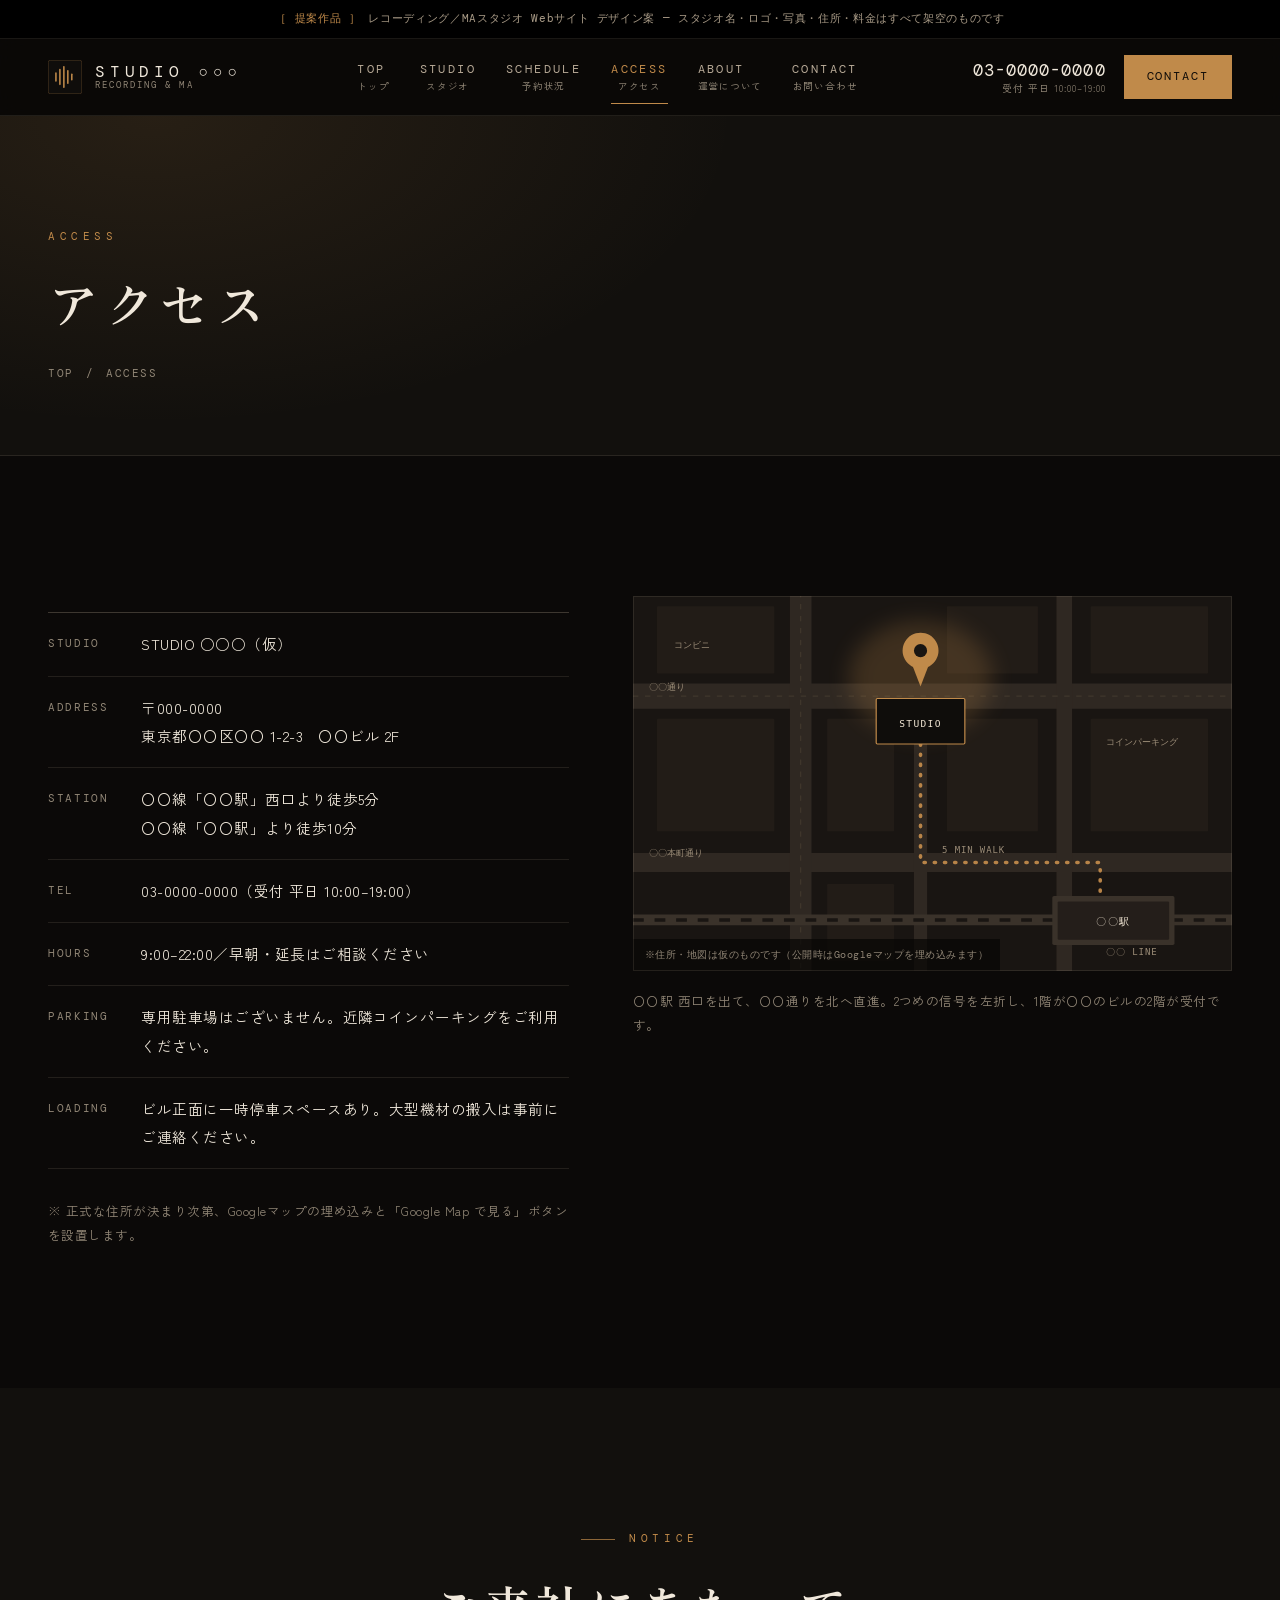
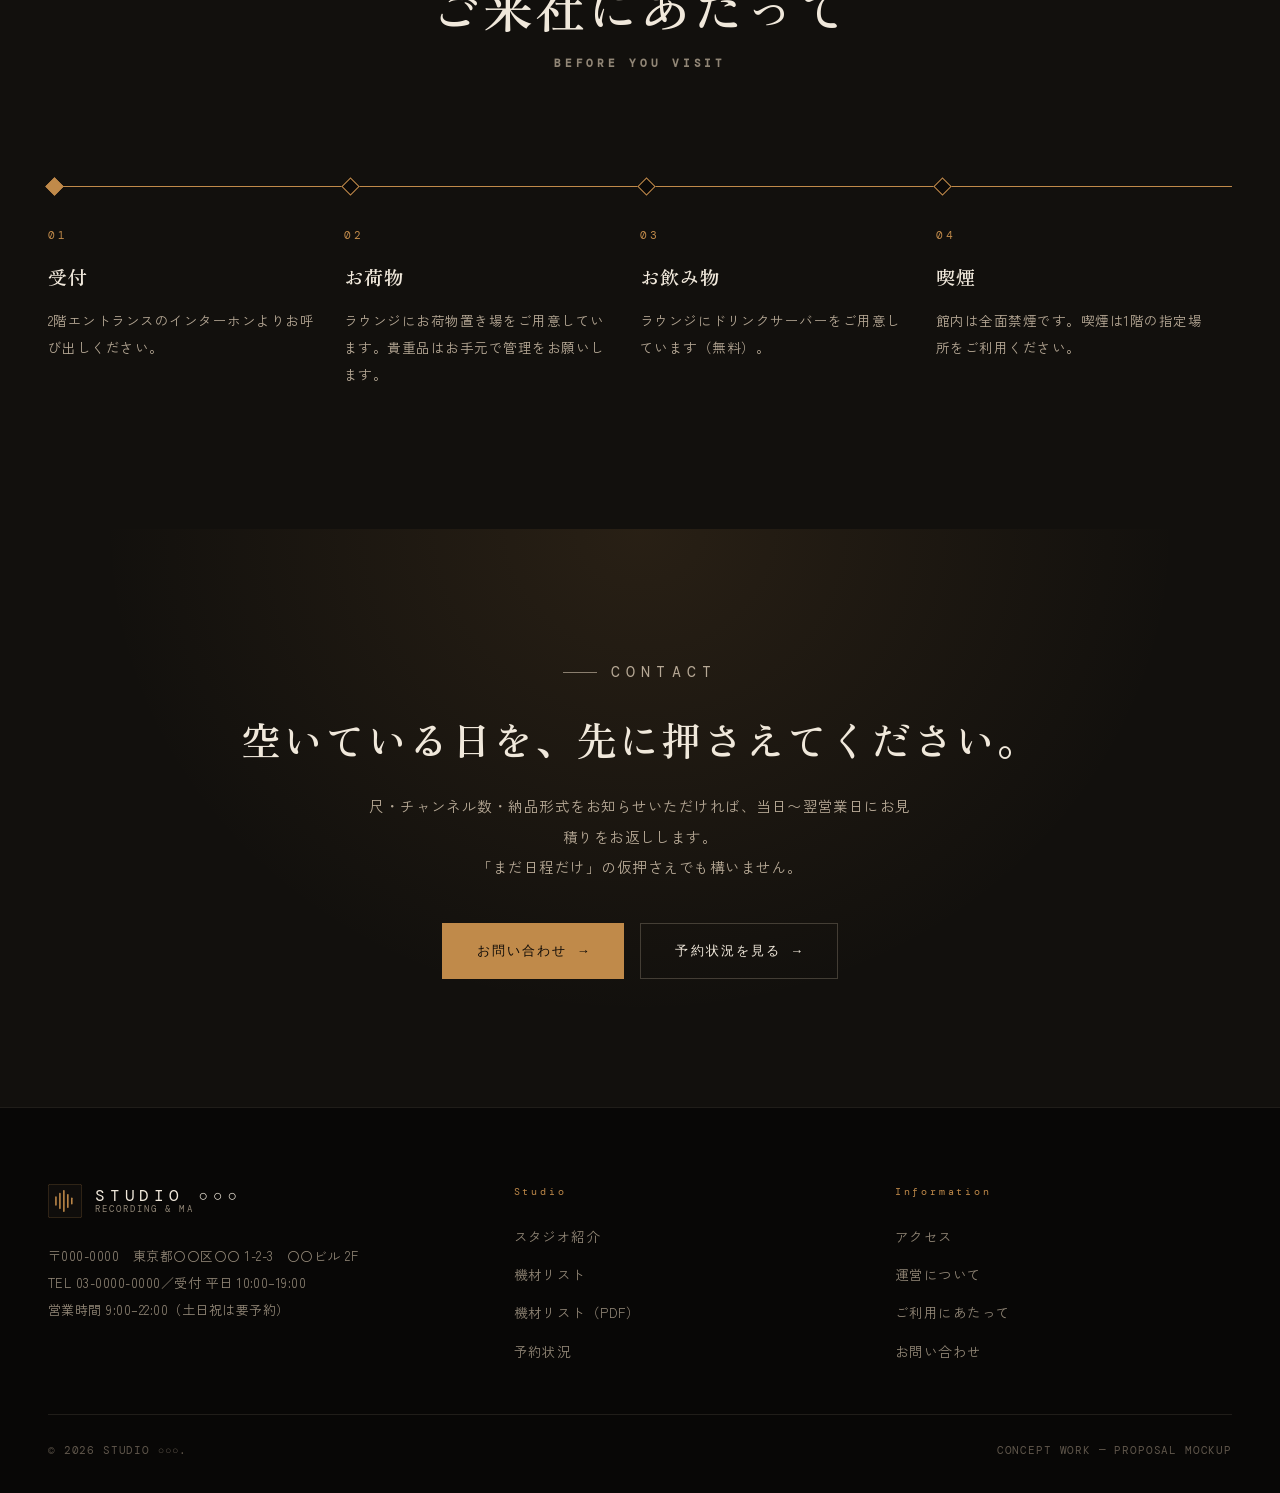
<file: works/studio/access.html>
<!DOCTYPE html>
<html lang="ja">
<head>
<meta charset="utf-8">
<meta name="viewport" content="width=device-width, initial-scale=1">
<title>アクセス｜STUDIO ○○○</title>
<meta name="description" content="架空案件モックアップ：最寄駅からのアクセス、搬入・駐車場のご案内です。">
<meta name="format-detection" content="telephone=no">
<link rel="canonical" href="https://asthiro1969.github.io/works/studio/access.html">
<meta property="og:type" content="website">
<meta property="og:site_name" content="STUDIO ○○○">
<meta property="og:locale" content="ja_JP">
<meta property="og:url" content="https://asthiro1969.github.io/works/studio/access.html">
<meta property="og:title" content="アクセス｜STUDIO ○○○">
<meta property="og:description" content="最寄駅からのアクセス、搬入・駐車場のご案内です。">
<meta property="og:image" content="https://asthiro1969.github.io/works/studio/assets/ogp.jpg">
<meta property="og:image:width" content="1200">
<meta property="og:image:height" content="630">
<meta name="twitter:card" content="summary_large_image">
<meta name="theme-color" content="#0b0908">

<link rel="preconnect" href="https://fonts.googleapis.com">
<link rel="preconnect" href="https://fonts.gstatic.com" crossorigin>
<link href="https://fonts.googleapis.com/css2?family=DM+Mono:wght@300;400;500&family=Zen+Kaku+Gothic+New:wght@400;500;700&family=Zen+Old+Mincho:wght@500;600;700&display=swap" rel="stylesheet">
<link rel="stylesheet" href="assets/style.css">
<link rel="icon" href="assets/img/logo-mark.svg" type="image/svg+xml">
</head>
<body>

<div class="propbar">
  <b>［ 提案作品 ］</b> レコーディング／MAスタジオ Webサイト デザイン案 — スタジオ名・ロゴ・写真・住所・料金はすべて架空のものです
</div>

<div class="progress" aria-hidden="true"><i></i></div>

<header class="hdr">
  <div class="hdr__in">
    <a class="brand" href="index.html">
      <img class="brand__mark" src="assets/img/logo-mark.svg" alt="" width="34" height="34">
      <span class="brand__t"><span class="brand__n">STUDIO ○○○</span><span class="brand__s">RECORDING &amp; MA</span></span>
    </a>
    <nav class="gnav" id="gnav" aria-label="メインナビゲーション">
      <a href="index.html">TOP<small>トップ</small></a>
      <a href="studio.html">STUDIO<small>スタジオ</small></a>
      <a href="schedule.html">SCHEDULE<small>予約状況</small></a>
      <a href="access.html" aria-current="page">ACCESS<small>アクセス</small></a>
      <a href="about.html">ABOUT<small>運営について</small></a>
      <a href="contact.html">CONTACT<small>お問い合わせ</small></a>
    </nav>
    <div class="hdr__cta">
      <p class="tel"><b>03-0000-0000</b><span>受付 平日 10:00–19:00</span></p>
      <a class="btn btn--sm" href="contact.html"><span>Contact</span></a>
      <button class="navtog" type="button" aria-label="メニューを開く" aria-controls="gnav" aria-expanded="false"><i></i><i></i><i></i></button>
    </div>
  </div>
</header>

<div class="phead">
  <div class="wrap">
    <p class="en">Access</p>
    <h1>アクセス</h1>
    <p class="crumbs"><a href="index.html">TOP</a> <span>/</span> <span>ACCESS</span></p>
  </div>
</div>

<main>
<section class="sec">
  <div class="wrap">
    <div class="access">
      <div class="rv">
        <dl class="dl">
          <div><dt>STUDIO</dt><dd>STUDIO ○○○（仮）</dd></div>
          <div><dt>ADDRESS</dt><dd>〒000-0000<br>東京都〇〇区〇〇 1-2-3　〇〇ビル 2F</dd></div>
          <div><dt>STATION</dt><dd>〇〇線「〇〇駅」西口より徒歩5分<br>〇〇線「〇〇駅」より徒歩10分</dd></div>
          <div><dt>TEL</dt><dd>03-0000-0000（受付 平日 10:00–19:00）</dd></div>
          <div><dt>HOURS</dt><dd>9:00–22:00／早朝・延長はご相談ください</dd></div>
          <div><dt>PARKING</dt><dd>専用駐車場はございません。近隣コインパーキングをご利用ください。</dd></div>
          <div><dt>LOADING</dt><dd>ビル正面に一時停車スペースあり。大型機材の搬入は事前にご連絡ください。</dd></div>
        </dl>
        <p class="schnote" style="color:var(--fg-3);margin-top:30px">※ 正式な住所が決まり次第、Googleマップの埋め込みと「Google Map で見る」ボタンを設置します。</p>
      </div>
      <div class="rv rv-2">
        <figure class="fig" style="margin:0">
          <img src="assets/img/access-map.svg" alt="最寄駅からスタジオまでの略図" width="1000" height="640">
          <figcaption>※住所・地図は仮のものです（公開時はGoogleマップを埋め込みます）</figcaption>
        </figure>
        <p class="schnote" style="color:var(--fg-3);margin-top:18px">〇〇駅 西口を出て、〇〇通りを北へ直進。2つめの信号を左折し、1階が〇〇のビルの2階が受付です。</p>
      </div>
    </div>
  </div>
</section>

<section class="sec sec--night">
  <div class="wrap">
    <div class="sec-head sec-head--c rv">
      <p class="eyebrow">Notice</p>
      <h2 class="h-sec">ご来社にあたって<span class="sub-en">before you visit</span></h2>
    </div>
    <ol class="flow rv">
      <li><span class="dot"></span><span class="no">01</span><b>受付</b><p>2階エントランスのインターホンよりお呼び出しください。</p></li>
      <li><span class="dot"></span><span class="no">02</span><b>お荷物</b><p>ラウンジにお荷物置き場をご用意しています。貴重品はお手元で管理をお願いします。</p></li>
      <li><span class="dot"></span><span class="no">03</span><b>お飲み物</b><p>ラウンジにドリンクサーバーをご用意しています（無料）。</p></li>
      <li><span class="dot"></span><span class="no">04</span><b>喫煙</b><p>館内は全面禁煙です。喫煙は1階の指定場所をご利用ください。</p></li>
    </ol>
  </div>
</section>
</main>

<section class="cta">
  <div class="wrap">
    <p class="eyebrow" style="justify-content:center">Contact</p>
    <h2>空いている日を、先に押さえてください。</h2>
    <p>尺・チャンネル数・納品形式をお知らせいただければ、当日〜翌営業日にお見積りをお返しします。<br>「まだ日程だけ」の仮押さえでも構いません。</p>
    <div class="btn-row">
      <a class="btn" href="contact.html"><span>お問い合わせ<i class="ar">→</i></span></a>
      <a class="btn btn--ghost" href="schedule.html"><span>予約状況を見る<i class="ar">→</i></span></a>
    </div>
  </div>
</section>

<footer class="foot">
  <div class="wrap">
    <div class="foot__top">
      <div>
        <div class="brand">
          <img class="brand__mark" src="assets/img/logo-mark.svg" alt="" width="34" height="34">
          <span class="brand__t"><span class="brand__n">STUDIO ○○○</span><span class="brand__s">RECORDING &amp; MA</span></span>
        </div>
        <p class="footaddr">〒000-0000　東京都〇〇区〇〇 1-2-3　〇〇ビル 2F<br>
        TEL 03-0000-0000／受付 平日 10:00–19:00<br>営業時間 9:00–22:00（土日祝は要予約）</p>
      </div>
      <nav class="footnav" aria-label="フッターナビゲーション">
        <h4>Studio</h4>
        <ul><li><a href="studio.html">スタジオ紹介</a></li><li><a href="studio.html#equipment">機材リスト</a></li>
        <li><a href="assets/equipment-list.pdf">機材リスト（PDF）</a></li><li><a href="schedule.html">予約状況</a></li></ul>
      </nav>
      <nav class="footnav" aria-label="フッターナビゲーション">
        <h4>Information</h4>
        <ul><li><a href="access.html">アクセス</a></li><li><a href="about.html">運営について</a></li>
        <li><a href="about.html#terms">ご利用にあたって</a></li><li><a href="contact.html">お問い合わせ</a></li></ul>
      </nav>
    </div>
    <div class="foot__bot">
      <p>&copy; <span id="year">2026</span> STUDIO ○○○.</p>
      <p>CONCEPT WORK — PROPOSAL MOCKUP</p>
    </div>
  </div>
</footer>

<script src="assets/schedule-data.js"></script>
<script src="assets/site.js"></script>
</body>
</html>
</file>
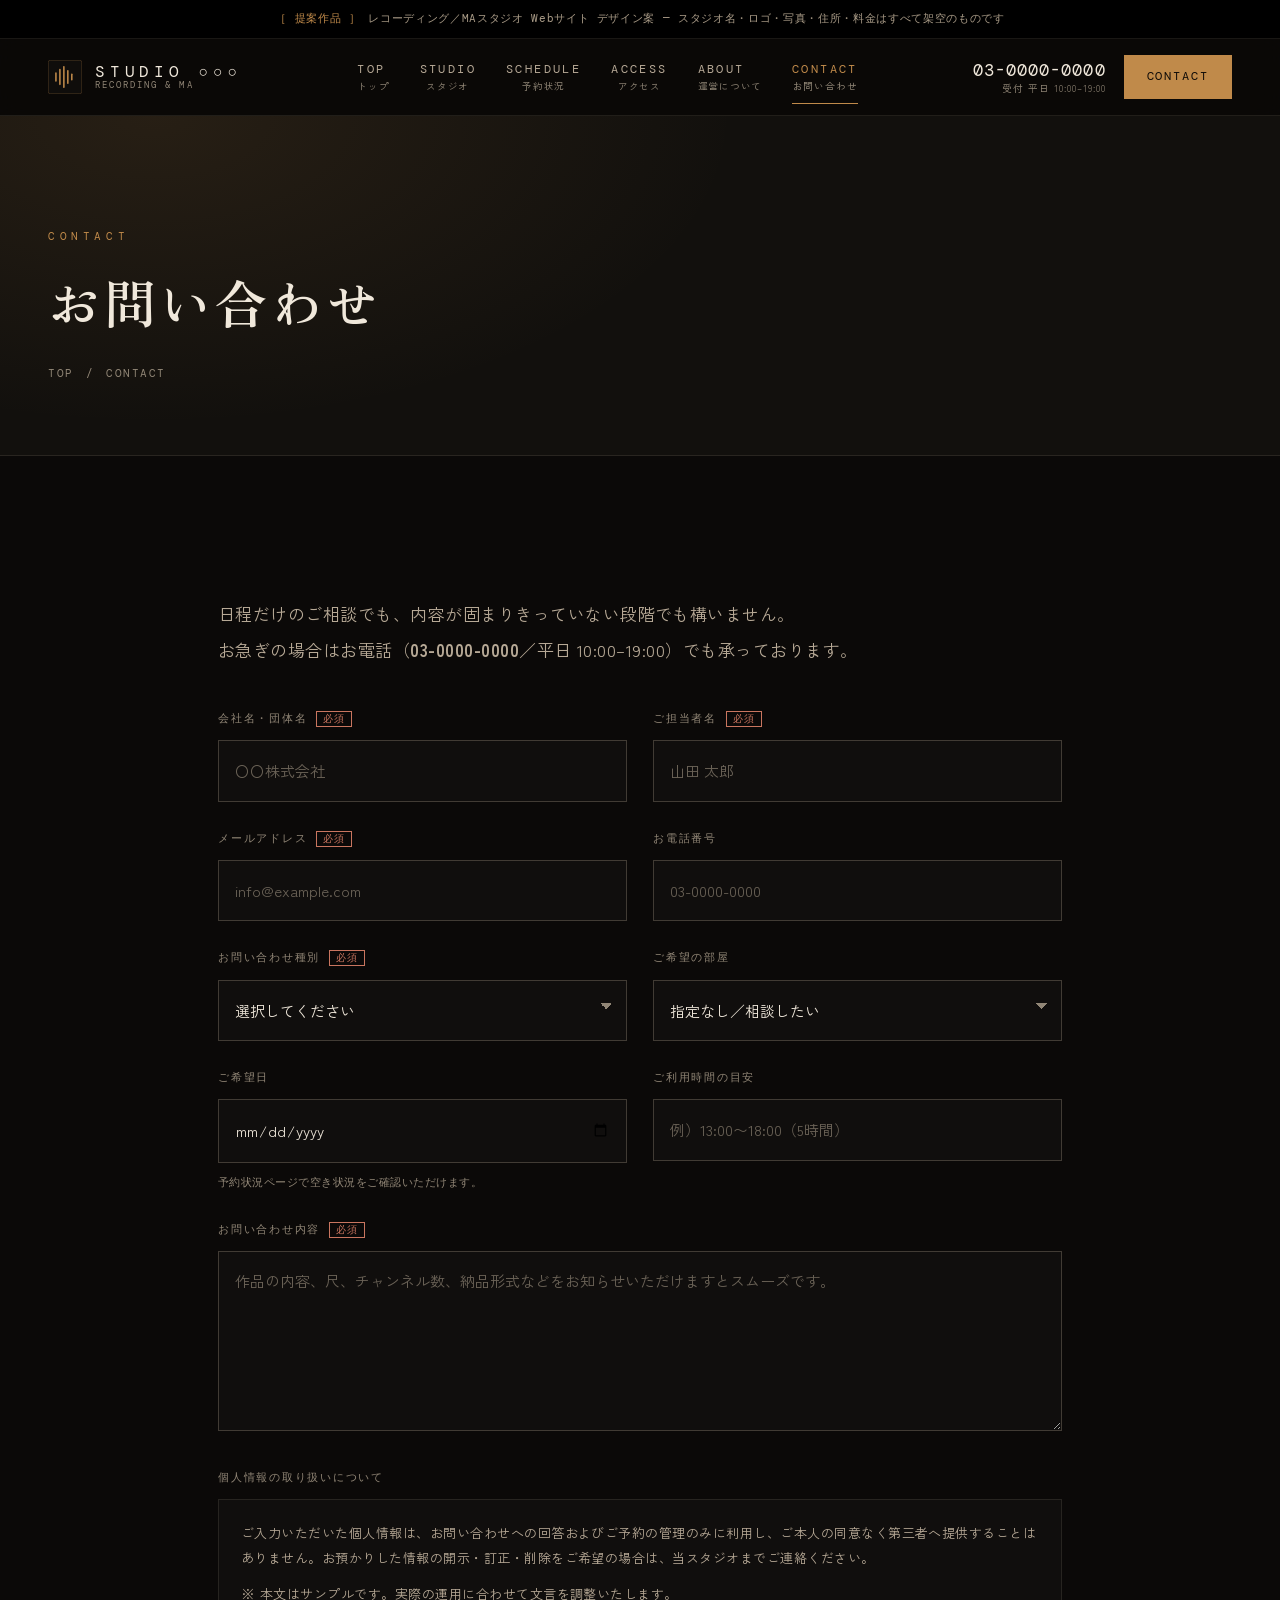
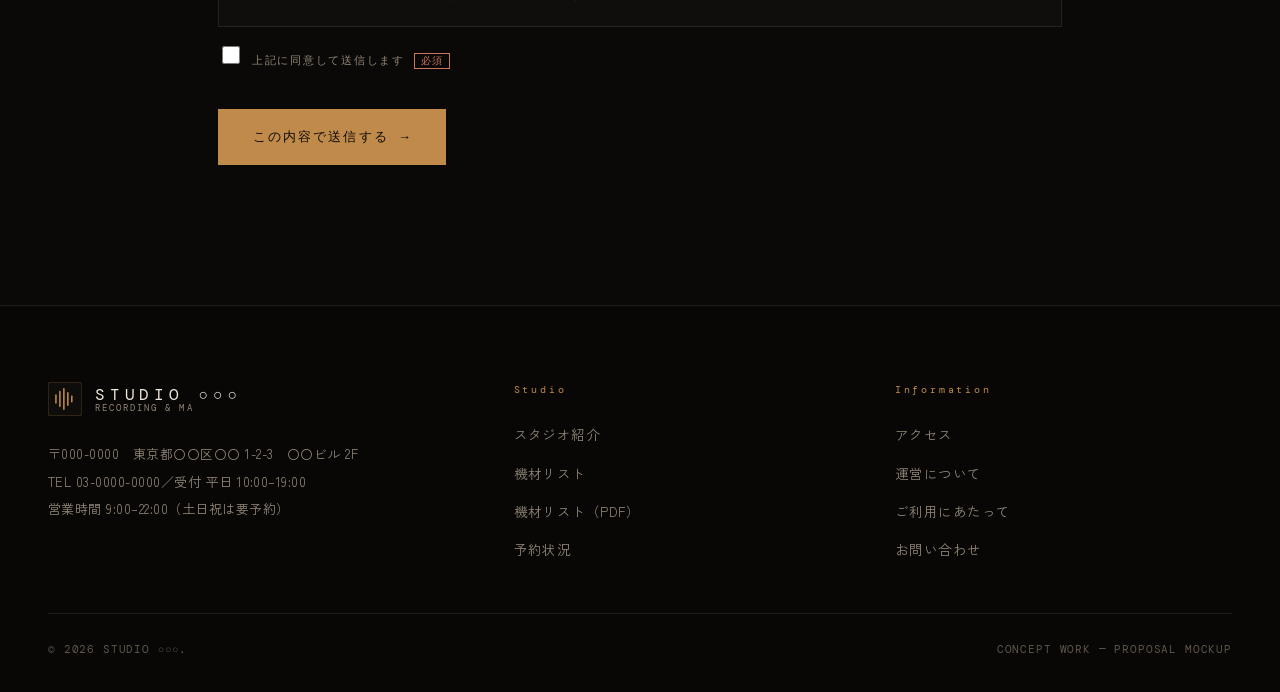
<file: works/studio/contact.html>
<!DOCTYPE html>
<html lang="ja">
<head>
<meta charset="utf-8">
<meta name="viewport" content="width=device-width, initial-scale=1">
<title>お問い合わせ｜STUDIO ○○○</title>
<meta name="description" content="架空案件モックアップ：スタジオのご予約・お見積り・ご見学のご相談はこちらから。">
<meta name="format-detection" content="telephone=no">
<link rel="canonical" href="https://asthiro1969.github.io/works/studio/contact.html">
<meta property="og:type" content="website">
<meta property="og:site_name" content="STUDIO ○○○">
<meta property="og:locale" content="ja_JP">
<meta property="og:url" content="https://asthiro1969.github.io/works/studio/contact.html">
<meta property="og:title" content="お問い合わせ｜STUDIO ○○○">
<meta property="og:description" content="スタジオのご予約・お見積り・ご見学のご相談はこちらから。">
<meta property="og:image" content="https://asthiro1969.github.io/works/studio/assets/ogp.jpg">
<meta property="og:image:width" content="1200">
<meta property="og:image:height" content="630">
<meta name="twitter:card" content="summary_large_image">
<meta name="theme-color" content="#0b0908">

<link rel="preconnect" href="https://fonts.googleapis.com">
<link rel="preconnect" href="https://fonts.gstatic.com" crossorigin>
<link href="https://fonts.googleapis.com/css2?family=DM+Mono:wght@300;400;500&family=Zen+Kaku+Gothic+New:wght@400;500;700&family=Zen+Old+Mincho:wght@500;600;700&display=swap" rel="stylesheet">
<link rel="stylesheet" href="assets/style.css">
<link rel="icon" href="assets/img/logo-mark.svg" type="image/svg+xml">
</head>
<body>

<div class="propbar">
  <b>［ 提案作品 ］</b> レコーディング／MAスタジオ Webサイト デザイン案 — スタジオ名・ロゴ・写真・住所・料金はすべて架空のものです
</div>

<div class="progress" aria-hidden="true"><i></i></div>

<header class="hdr">
  <div class="hdr__in">
    <a class="brand" href="index.html">
      <img class="brand__mark" src="assets/img/logo-mark.svg" alt="" width="34" height="34">
      <span class="brand__t"><span class="brand__n">STUDIO ○○○</span><span class="brand__s">RECORDING &amp; MA</span></span>
    </a>
    <nav class="gnav" id="gnav" aria-label="メインナビゲーション">
      <a href="index.html">TOP<small>トップ</small></a>
      <a href="studio.html">STUDIO<small>スタジオ</small></a>
      <a href="schedule.html">SCHEDULE<small>予約状況</small></a>
      <a href="access.html">ACCESS<small>アクセス</small></a>
      <a href="about.html">ABOUT<small>運営について</small></a>
      <a href="contact.html" aria-current="page">CONTACT<small>お問い合わせ</small></a>
    </nav>
    <div class="hdr__cta">
      <p class="tel"><b>03-0000-0000</b><span>受付 平日 10:00–19:00</span></p>
      <a class="btn btn--sm" href="contact.html"><span>Contact</span></a>
      <button class="navtog" type="button" aria-label="メニューを開く" aria-controls="gnav" aria-expanded="false"><i></i><i></i><i></i></button>
    </div>
  </div>
</header>

<div class="phead">
  <div class="wrap">
    <p class="en">Contact</p>
    <h1>お問い合わせ</h1>
    <p class="crumbs"><a href="index.html">TOP</a> <span>/</span> <span>CONTACT</span></p>
  </div>
</div>

<main>
<section class="sec">
  <div class="wrap wrap--tight">
    <p class="lead rv" style="font-size:17px">日程だけのご相談でも、内容が固まりきっていない段階でも構いません。<br>お急ぎの場合はお電話（<b>03-0000-0000</b>／平日 10:00–19:00）でも承っております。</p>

    <p class="formmsg" id="form-msg" role="status" aria-live="polite" hidden>送信内容を受け付けました。担当者より翌営業日までにご連絡いたします。
      <small>※ これはデザイン確認用のデモ表示です。実装時はメール送信・自動返信まで対応します。</small></p>

    <form class="form rv" id="contact-form" style="margin-top:40px" novalidate>
      <div class="f2">
        <div class="field"><label for="f-company">会社名・団体名<span class="req">必須</span></label><input id="f-company" type="text" required autocomplete="organization" placeholder="〇〇株式会社"></div>
        <div class="field"><label for="f-name">ご担当者名<span class="req">必須</span></label><input id="f-name" type="text" required autocomplete="name" placeholder="山田 太郎"></div>
      </div>
      <div class="f2">
        <div class="field"><label for="f-mail">メールアドレス<span class="req">必須</span></label><input id="f-mail" type="email" required autocomplete="email" placeholder="info@example.com"></div>
        <div class="field"><label for="f-tel">お電話番号</label><input id="f-tel" type="tel" autocomplete="tel" placeholder="03-0000-0000"></div>
      </div>
      <div class="f2">
        <div class="field"><label for="f-type">お問い合わせ種別<span class="req">必須</span></label>
          <select id="f-type" required><option value="">選択してください</option><option>スタジオのご予約・仮押さえ</option><option>お見積りのご依頼</option><option>ご見学のご希望</option><option>その他のご相談</option></select></div>
        <div class="field"><label for="f-room">ご希望の部屋</label>
          <select id="f-room"><option value="">指定なし／相談したい</option><option>Studio A（レコーディングブース）</option><option>MA-1（MAルーム）</option><option>Booth B（ナレーションブース）</option></select></div>
      </div>
      <div class="f2">
        <div class="field"><label for="f-date">ご希望日</label><input id="f-date" type="date"><p class="hint">予約状況ページで空き状況をご確認いただけます。</p></div>
        <div class="field"><label for="f-hours">ご利用時間の目安</label><input id="f-hours" type="text" placeholder="例）13:00〜18:00（5時間）"></div>
      </div>
      <div class="field"><label for="f-body">お問い合わせ内容<span class="req">必須</span></label>
        <textarea id="f-body" required placeholder="作品の内容、尺、チャンネル数、納品形式などをお知らせいただけますとスムーズです。"></textarea></div>
      <div class="field">
        <label>個人情報の取り扱いについて</label>
        <div class="privacy">
          <p>ご入力いただいた個人情報は、お問い合わせへの回答およびご予約の管理のみに利用し、ご本人の同意なく第三者へ提供することはありません。お預かりした情報の開示・訂正・削除をご希望の場合は、当スタジオまでご連絡ください。</p>
          <p style="margin-top:10px">※ 本文はサンプルです。実際の運用に合わせて文言を調整いたします。</p>
        </div>
        <label class="checkline"><input type="checkbox" required> 上記に同意して送信します<span class="req">必須</span></label>
      </div>
      <div class="btn-row"><button class="btn" type="submit"><span>この内容で送信する<i class="ar">→</i></span></button></div>
    </form>

  </div>
</section>
</main>

<footer class="foot">
  <div class="wrap">
    <div class="foot__top">
      <div>
        <div class="brand">
          <img class="brand__mark" src="assets/img/logo-mark.svg" alt="" width="34" height="34">
          <span class="brand__t"><span class="brand__n">STUDIO ○○○</span><span class="brand__s">RECORDING &amp; MA</span></span>
        </div>
        <p class="footaddr">〒000-0000　東京都〇〇区〇〇 1-2-3　〇〇ビル 2F<br>
        TEL 03-0000-0000／受付 平日 10:00–19:00<br>営業時間 9:00–22:00（土日祝は要予約）</p>
      </div>
      <nav class="footnav" aria-label="フッターナビゲーション">
        <h4>Studio</h4>
        <ul><li><a href="studio.html">スタジオ紹介</a></li><li><a href="studio.html#equipment">機材リスト</a></li>
        <li><a href="assets/equipment-list.pdf">機材リスト（PDF）</a></li><li><a href="schedule.html">予約状況</a></li></ul>
      </nav>
      <nav class="footnav" aria-label="フッターナビゲーション">
        <h4>Information</h4>
        <ul><li><a href="access.html">アクセス</a></li><li><a href="about.html">運営について</a></li>
        <li><a href="about.html#terms">ご利用にあたって</a></li><li><a href="contact.html">お問い合わせ</a></li></ul>
      </nav>
    </div>
    <div class="foot__bot">
      <p>&copy; <span id="year">2026</span> STUDIO ○○○.</p>
      <p>CONCEPT WORK — PROPOSAL MOCKUP</p>
    </div>
  </div>
</footer>

<script src="assets/schedule-data.js"></script>
<script src="assets/site.js"></script>
</body>
</html>
</file>
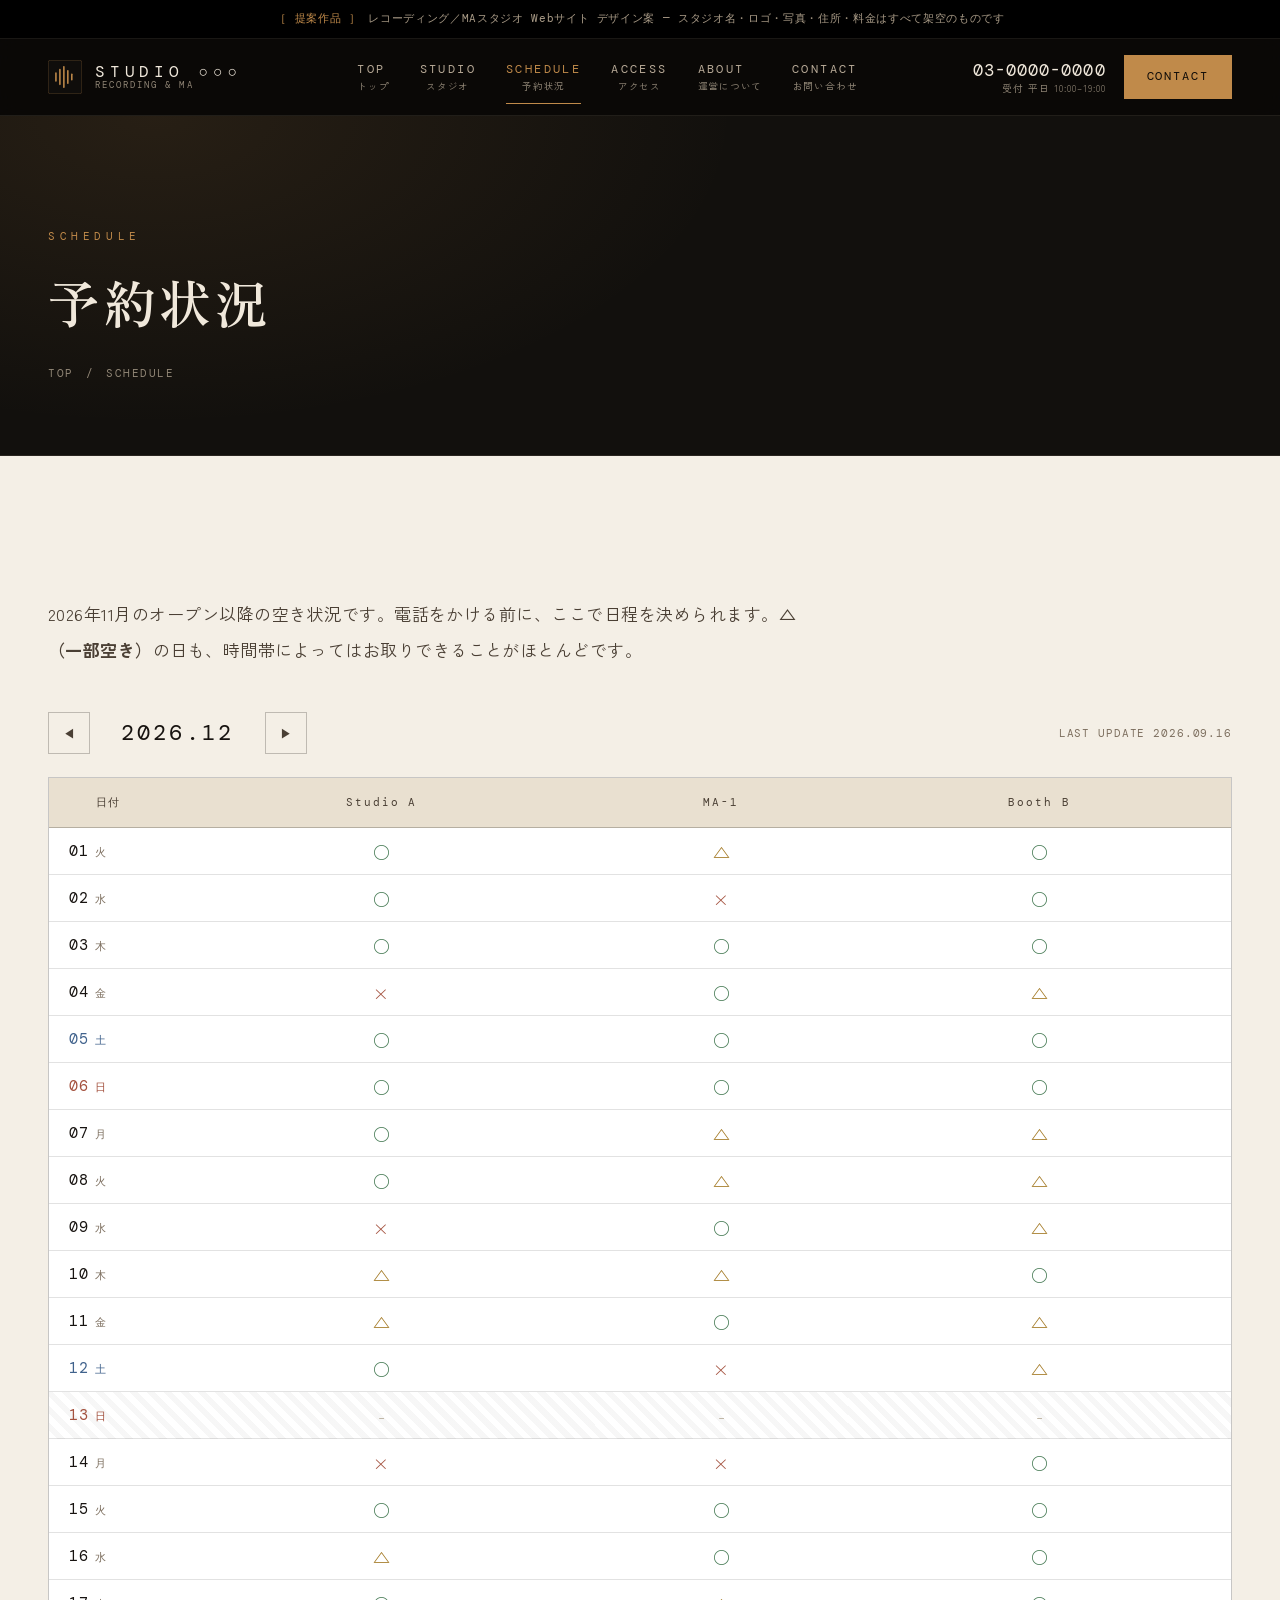
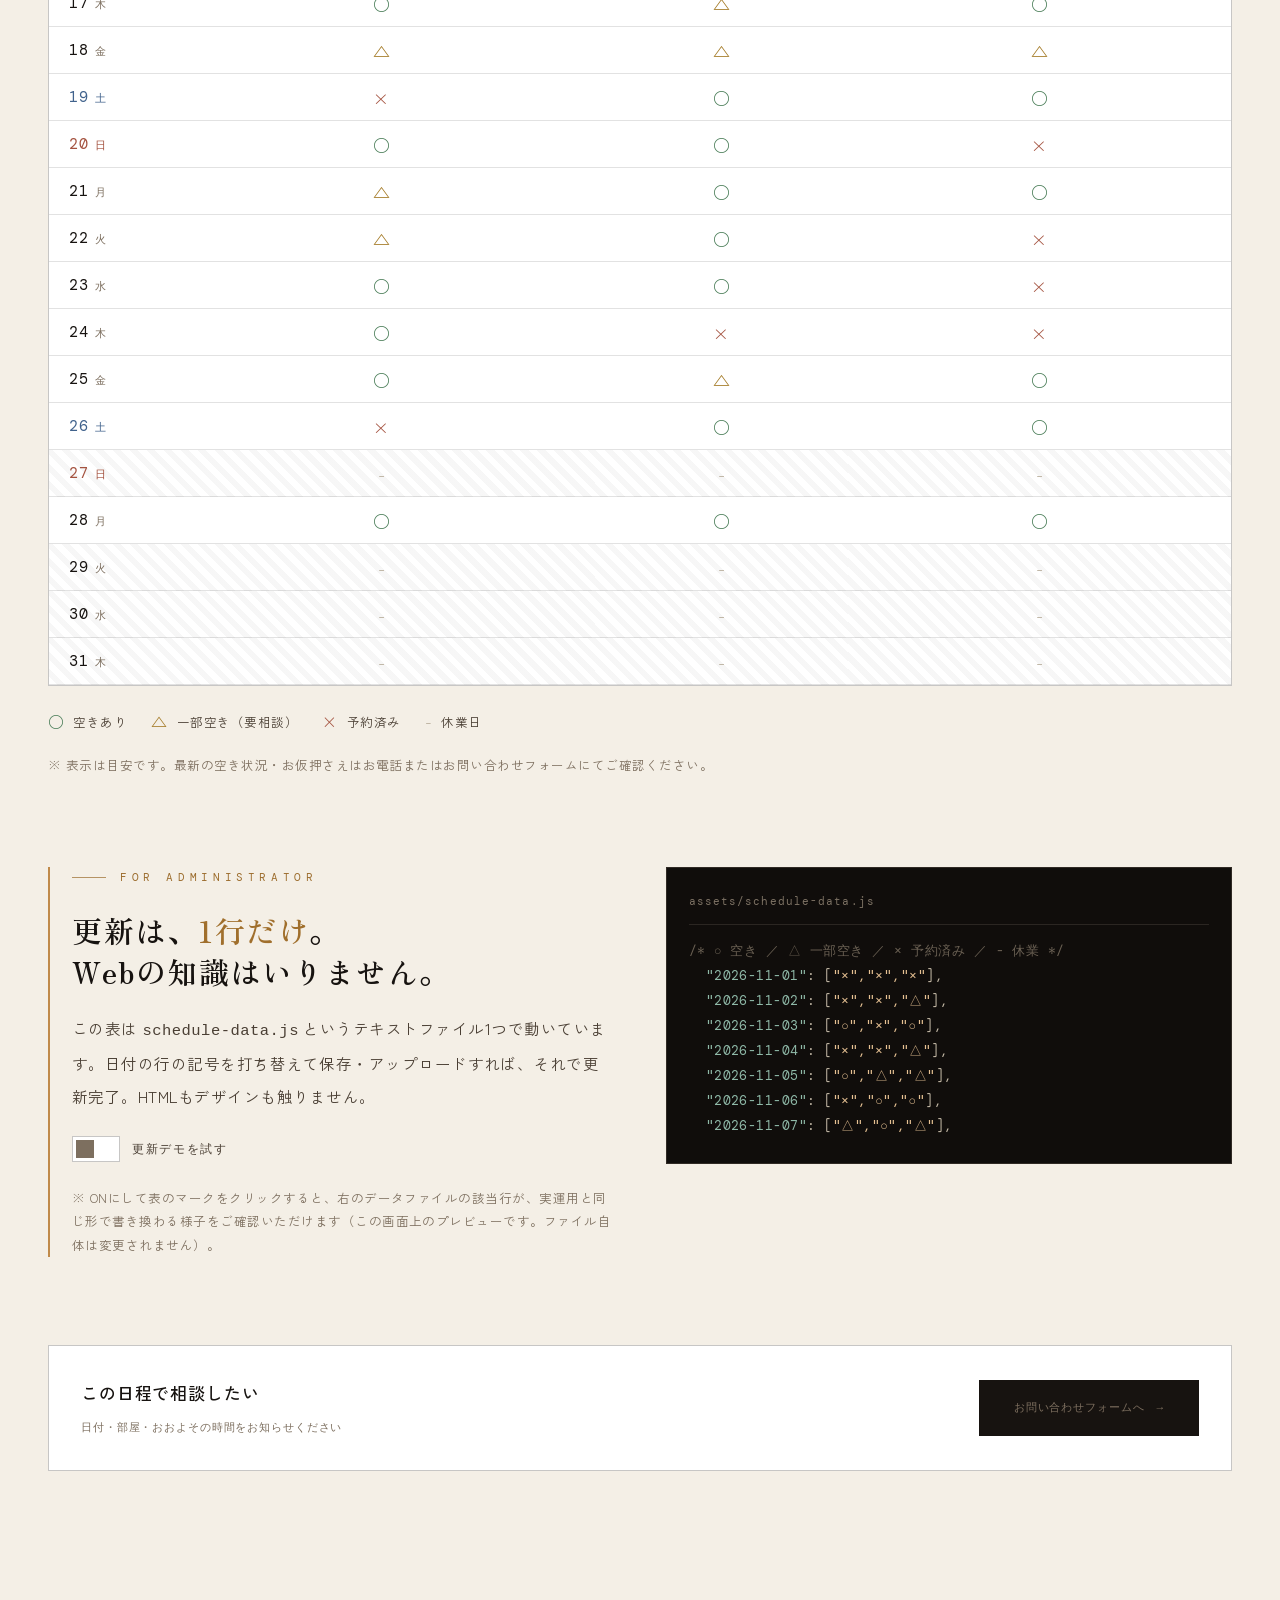
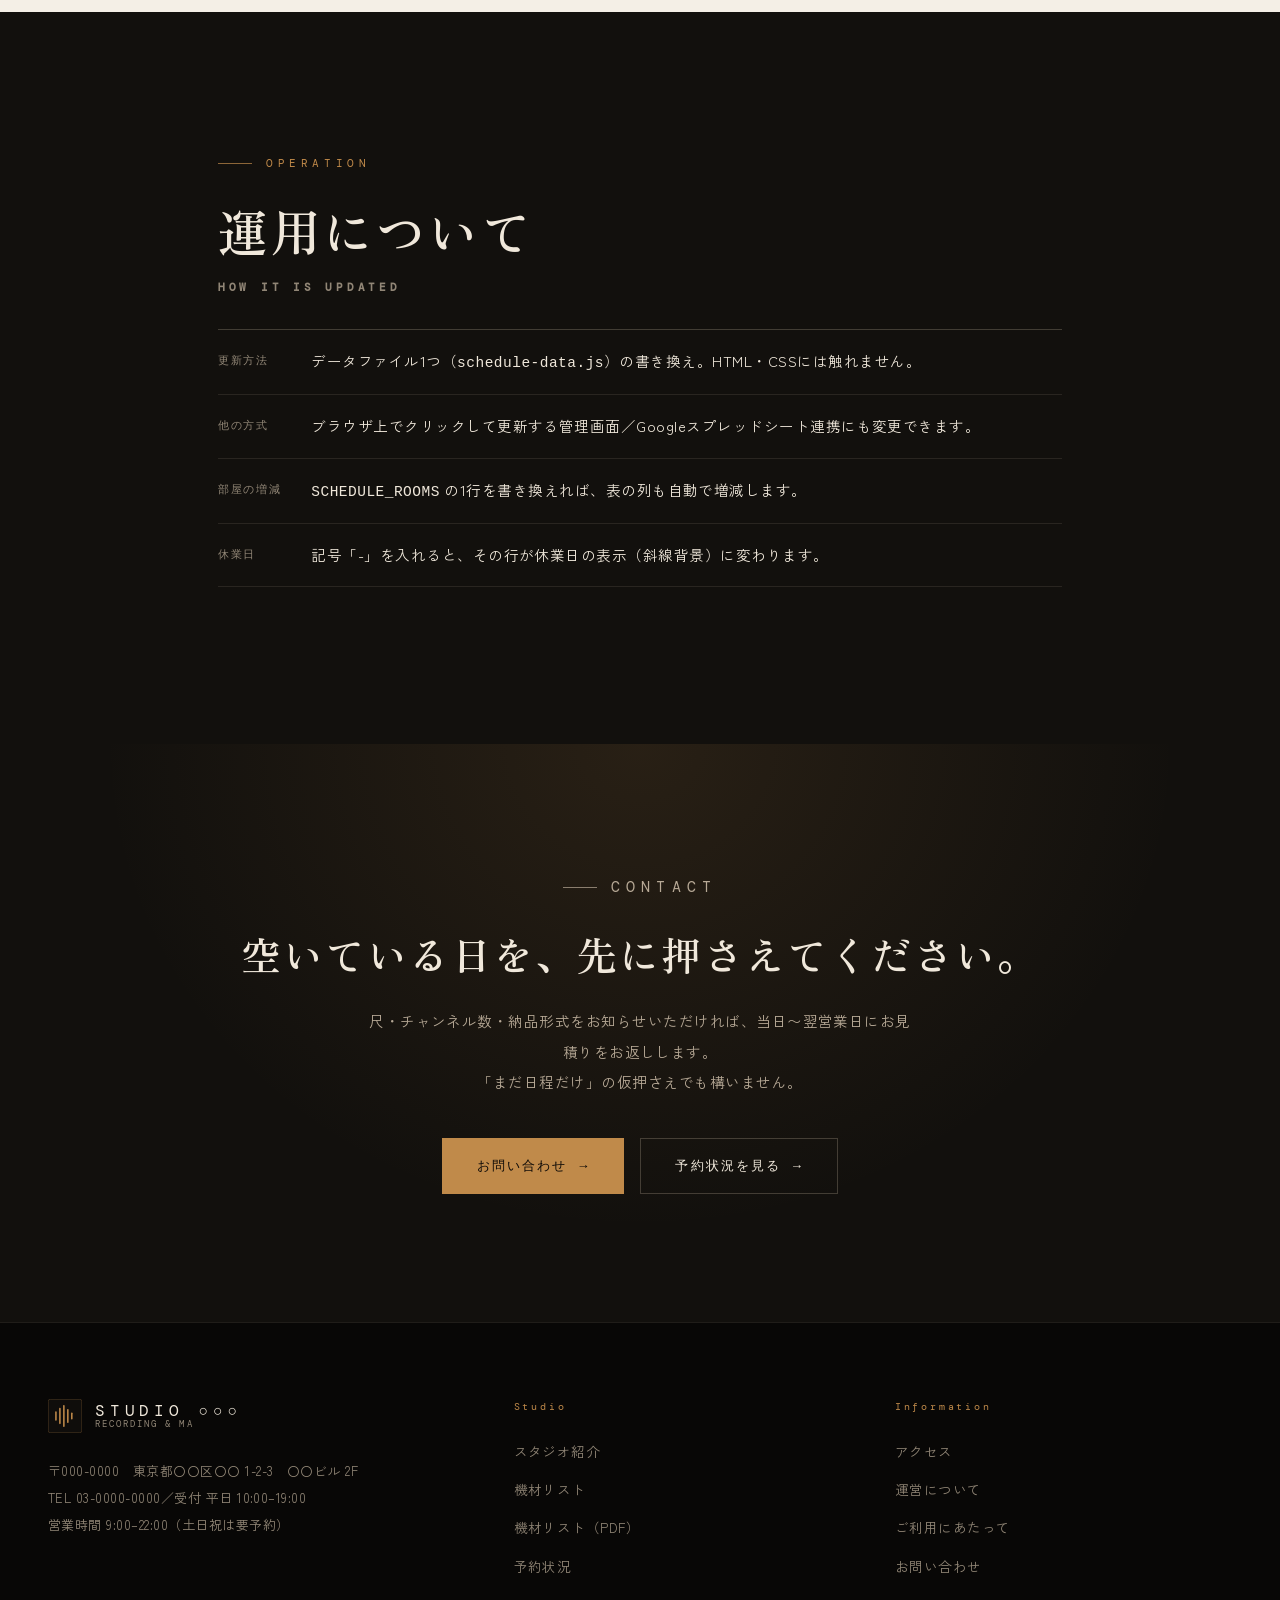
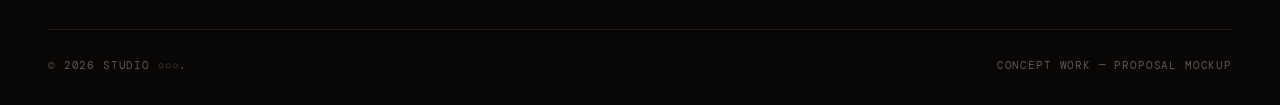
<file: works/studio/schedule.html>
<!DOCTYPE html>
<html lang="ja">
<head>
<meta charset="utf-8">
<meta name="viewport" content="width=device-width, initial-scale=1">
<title>予約状況｜STUDIO ○○○</title>
<meta name="description" content="架空案件モックアップ：各スタジオの空き状況を月間カレンダーで公開しています。仮押さえも承ります。">
<meta name="format-detection" content="telephone=no">
<link rel="canonical" href="https://asthiro1969.github.io/works/studio/schedule.html">
<meta property="og:type" content="website">
<meta property="og:site_name" content="STUDIO ○○○">
<meta property="og:locale" content="ja_JP">
<meta property="og:url" content="https://asthiro1969.github.io/works/studio/schedule.html">
<meta property="og:title" content="予約状況｜STUDIO ○○○">
<meta property="og:description" content="各スタジオの空き状況を月間カレンダーで公開しています。仮押さえも承ります。">
<meta property="og:image" content="https://asthiro1969.github.io/works/studio/assets/ogp.jpg">
<meta property="og:image:width" content="1200">
<meta property="og:image:height" content="630">
<meta name="twitter:card" content="summary_large_image">
<meta name="theme-color" content="#0b0908">

<link rel="preconnect" href="https://fonts.googleapis.com">
<link rel="preconnect" href="https://fonts.gstatic.com" crossorigin>
<link href="https://fonts.googleapis.com/css2?family=DM+Mono:wght@300;400;500&family=Zen+Kaku+Gothic+New:wght@400;500;700&family=Zen+Old+Mincho:wght@500;600;700&display=swap" rel="stylesheet">
<link rel="stylesheet" href="assets/style.css">
<link rel="icon" href="assets/img/logo-mark.svg" type="image/svg+xml">
</head>
<body>

<div class="propbar">
  <b>［ 提案作品 ］</b> レコーディング／MAスタジオ Webサイト デザイン案 — スタジオ名・ロゴ・写真・住所・料金はすべて架空のものです
</div>

<div class="progress" aria-hidden="true"><i></i></div>

<header class="hdr">
  <div class="hdr__in">
    <a class="brand" href="index.html">
      <img class="brand__mark" src="assets/img/logo-mark.svg" alt="" width="34" height="34">
      <span class="brand__t"><span class="brand__n">STUDIO ○○○</span><span class="brand__s">RECORDING &amp; MA</span></span>
    </a>
    <nav class="gnav" id="gnav" aria-label="メインナビゲーション">
      <a href="index.html">TOP<small>トップ</small></a>
      <a href="studio.html">STUDIO<small>スタジオ</small></a>
      <a href="schedule.html" aria-current="page">SCHEDULE<small>予約状況</small></a>
      <a href="access.html">ACCESS<small>アクセス</small></a>
      <a href="about.html">ABOUT<small>運営について</small></a>
      <a href="contact.html">CONTACT<small>お問い合わせ</small></a>
    </nav>
    <div class="hdr__cta">
      <p class="tel"><b>03-0000-0000</b><span>受付 平日 10:00–19:00</span></p>
      <a class="btn btn--sm" href="contact.html"><span>Contact</span></a>
      <button class="navtog" type="button" aria-label="メニューを開く" aria-controls="gnav" aria-expanded="false"><i></i><i></i><i></i></button>
    </div>
  </div>
</header>

<div class="phead">
  <div class="wrap">
    <p class="en">Schedule</p>
    <h1>予約状況</h1>
    <p class="crumbs"><a href="index.html">TOP</a> <span>/</span> <span>SCHEDULE</span></p>
  </div>
</div>

<main>
<section class="sec sec--paper">
  <div class="wrap">
    <p class="lead rv" style="font-size:17px;max-width:46em;margin-bottom:44px">2026年11月のオープン以降の空き状況です。電話をかける前に、ここで日程を決められます。<b>△（一部空き）</b>の日も、時間帯によってはお取りできることがほとんどです。</p>

      <div class="schbar">
        <div class="schnav">
          <button type="button" id="sch-prev" aria-label="前の月">&#9664;</button>
          <p class="schmonth mono" id="sch-month">2026.11</p>
          <button type="button" id="sch-next" aria-label="次の月">&#9654;</button>
        </div>
        <p class="schupd" id="sch-updated">LAST UPDATE —</p>
      </div>
      <div class="schwrap" id="schedule-calendar"></div>
      <p class="legend">
        <span><b class="mk-o">○</b> 空きあり</span>
        <span><b class="mk-t">△</b> 一部空き（要相談）</span>
        <span><b class="mk-x">×</b> 予約済み</span>
        <span><b class="mk-n">-</b> 休業日</span>
      </p>
      <p class="schnote">※ 表示は目安です。最新の空き状況・お仮押さえはお電話またはお問い合わせフォームにてご確認ください。</p>

      <div class="editdemo">
        <div class="cta-note rv">
          <p class="eyebrow">For administrator</p>
          <h3 class="h-sec" style="font-size:clamp(21px,2.5vw,30px)">更新は、<em>1行だけ</em>。<br>Webの知識はいりません。</h3>
          <p class="lead" style="margin-top:20px">この表は <code>schedule-data.js</code> というテキストファイル1つで動いています。日付の行の記号を打ち替えて保存・アップロードすれば、それで更新完了。HTMLもデザインも触りません。</p>
          <label class="demo-toggle">
            <input type="checkbox" id="demo-switch">
            <span class="switch" aria-hidden="true"></span>
            <span>更新デモを試す</span>
          </label>
          <p class="schnote" style="margin-top:14px">※ ONにして表のマークをクリックすると、右のデータファイルの該当行が、実運用と同じ形で書き換わる様子をご確認いただけます（この画面上のプレビューです。ファイル自体は変更されません）。</p>
        </div>
        <div class="codebox mono rv rv-2" id="codebox" aria-live="polite"></div>
      </div>

    <div class="dlcard rv" style="margin-top:clamp(56px,7vw,88px)">
      <div><b>この日程で相談したい</b><span>日付・部屋・おおよその時間をお知らせください</span></div>
      <a class="btn btn--ink" href="contact.html"><span>お問い合わせフォームへ<i class="ar">→</i></span></a>
    </div>
  </div>
</section>

<section class="sec sec--night">
  <div class="wrap wrap--tight">
    <p class="eyebrow rv">Operation</p>
    <h2 class="h-sec rv">運用について<span class="sub-en">how it is updated</span></h2>
    <dl class="dl rv" style="margin-top:34px">
      <div><dt>更新方法</dt><dd>データファイル1つ（<code>schedule-data.js</code>）の書き換え。HTML・CSSには触れません。</dd></div>
      <div><dt>他の方式</dt><dd>ブラウザ上でクリックして更新する管理画面／Googleスプレッドシート連携にも変更できます。</dd></div>
      <div><dt>部屋の増減</dt><dd><code>SCHEDULE_ROOMS</code> の1行を書き換えれば、表の列も自動で増減します。</dd></div>
      <div><dt>休業日</dt><dd>記号「-」を入れると、その行が休業日の表示（斜線背景）に変わります。</dd></div>
    </dl>
  </div>
</section>
</main>

<section class="cta">
  <div class="wrap">
    <p class="eyebrow" style="justify-content:center">Contact</p>
    <h2>空いている日を、先に押さえてください。</h2>
    <p>尺・チャンネル数・納品形式をお知らせいただければ、当日〜翌営業日にお見積りをお返しします。<br>「まだ日程だけ」の仮押さえでも構いません。</p>
    <div class="btn-row">
      <a class="btn" href="contact.html"><span>お問い合わせ<i class="ar">→</i></span></a>
      <a class="btn btn--ghost" href="schedule.html"><span>予約状況を見る<i class="ar">→</i></span></a>
    </div>
  </div>
</section>

<footer class="foot">
  <div class="wrap">
    <div class="foot__top">
      <div>
        <div class="brand">
          <img class="brand__mark" src="assets/img/logo-mark.svg" alt="" width="34" height="34">
          <span class="brand__t"><span class="brand__n">STUDIO ○○○</span><span class="brand__s">RECORDING &amp; MA</span></span>
        </div>
        <p class="footaddr">〒000-0000　東京都〇〇区〇〇 1-2-3　〇〇ビル 2F<br>
        TEL 03-0000-0000／受付 平日 10:00–19:00<br>営業時間 9:00–22:00（土日祝は要予約）</p>
      </div>
      <nav class="footnav" aria-label="フッターナビゲーション">
        <h4>Studio</h4>
        <ul><li><a href="studio.html">スタジオ紹介</a></li><li><a href="studio.html#equipment">機材リスト</a></li>
        <li><a href="assets/equipment-list.pdf">機材リスト（PDF）</a></li><li><a href="schedule.html">予約状況</a></li></ul>
      </nav>
      <nav class="footnav" aria-label="フッターナビゲーション">
        <h4>Information</h4>
        <ul><li><a href="access.html">アクセス</a></li><li><a href="about.html">運営について</a></li>
        <li><a href="about.html#terms">ご利用にあたって</a></li><li><a href="contact.html">お問い合わせ</a></li></ul>
      </nav>
    </div>
    <div class="foot__bot">
      <p>&copy; <span id="year">2026</span> STUDIO ○○○.</p>
      <p>CONCEPT WORK — PROPOSAL MOCKUP</p>
    </div>
  </div>
</footer>

<script src="assets/schedule-data.js"></script>
<script src="assets/site.js"></script>
</body>
</html>
</file>
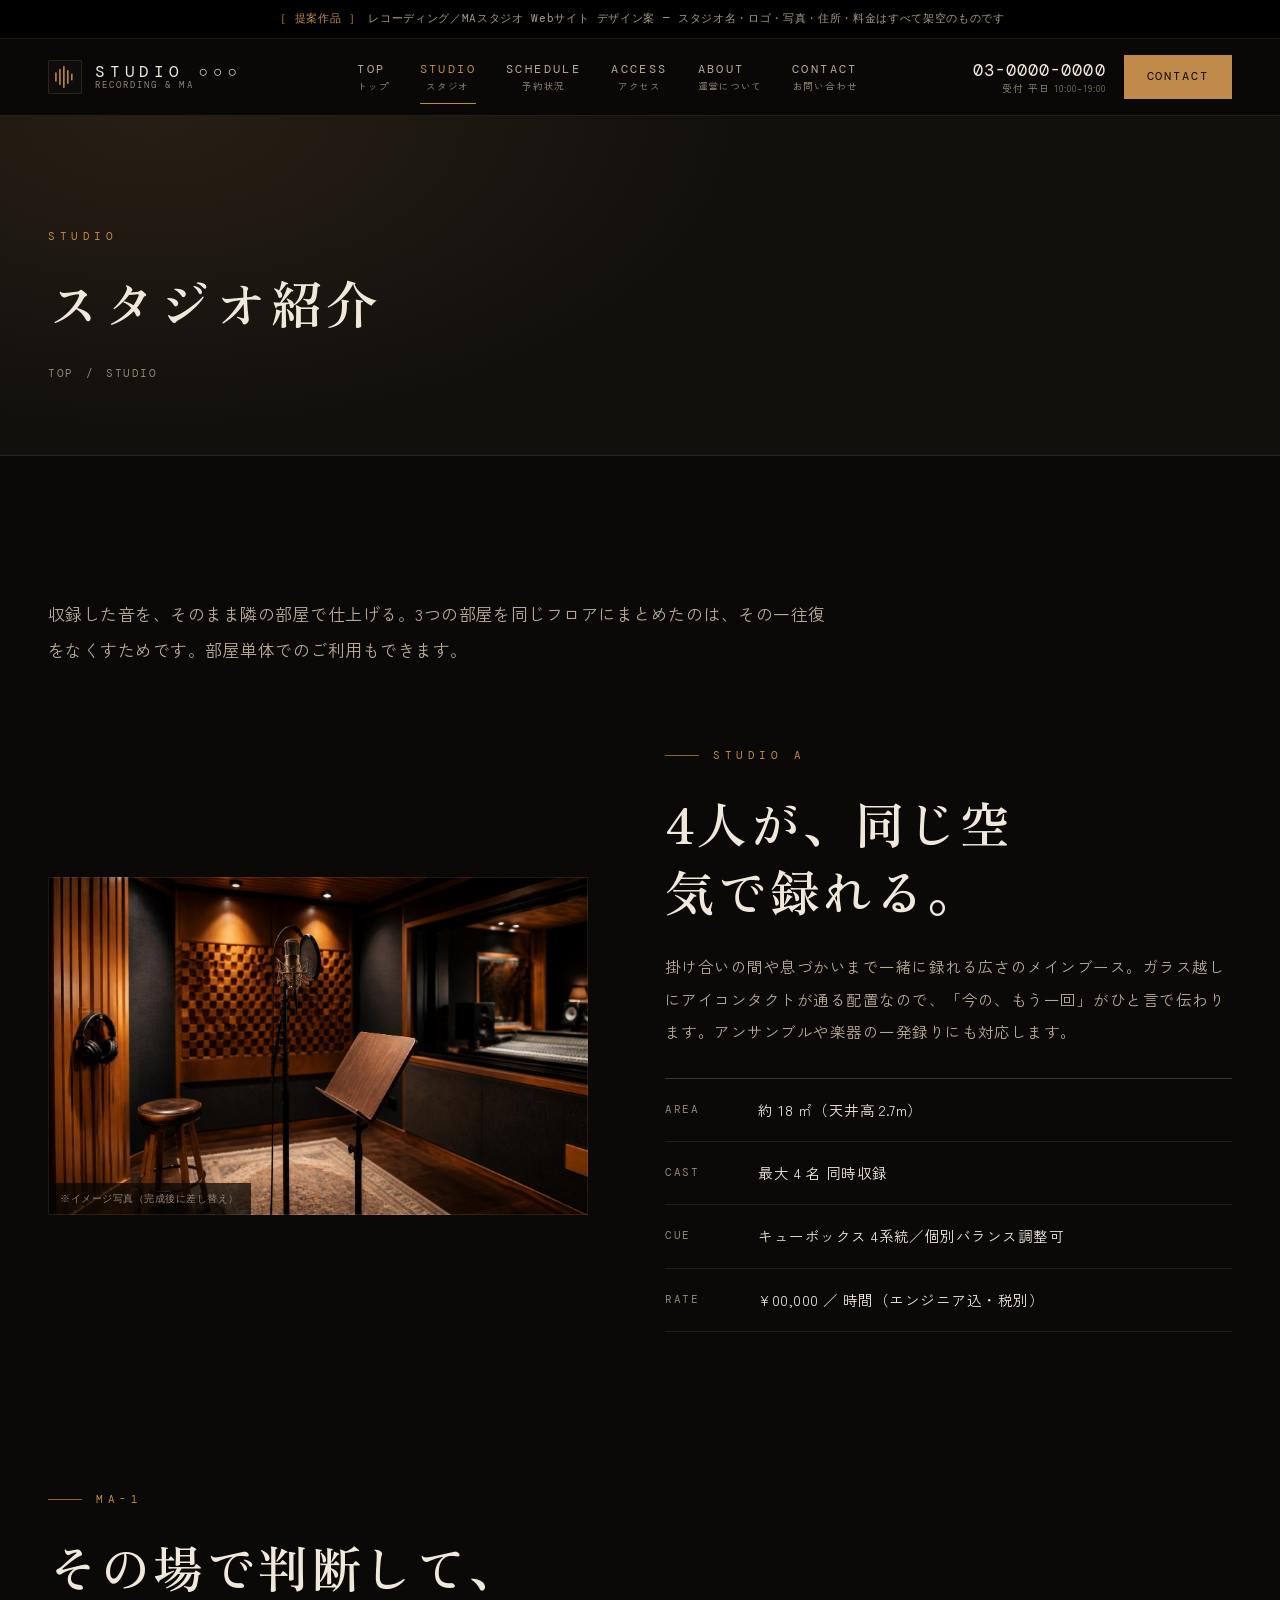
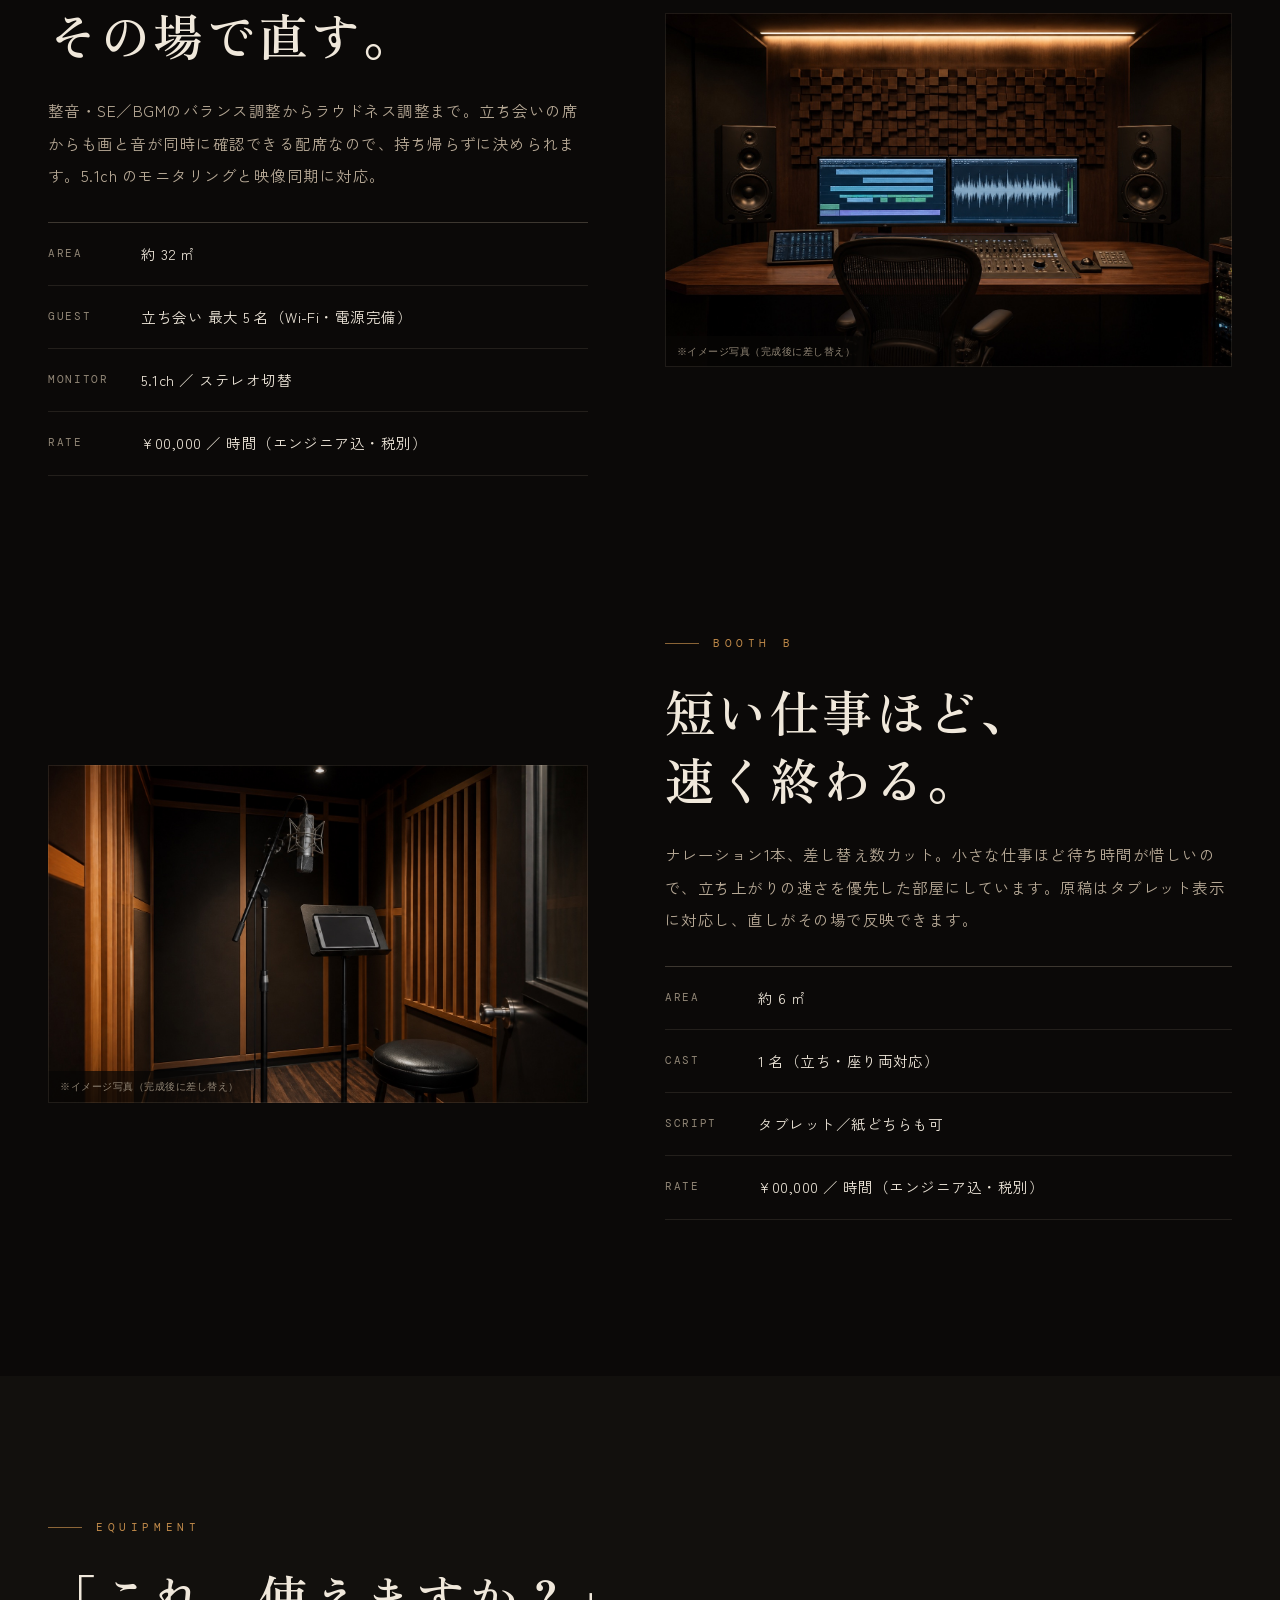
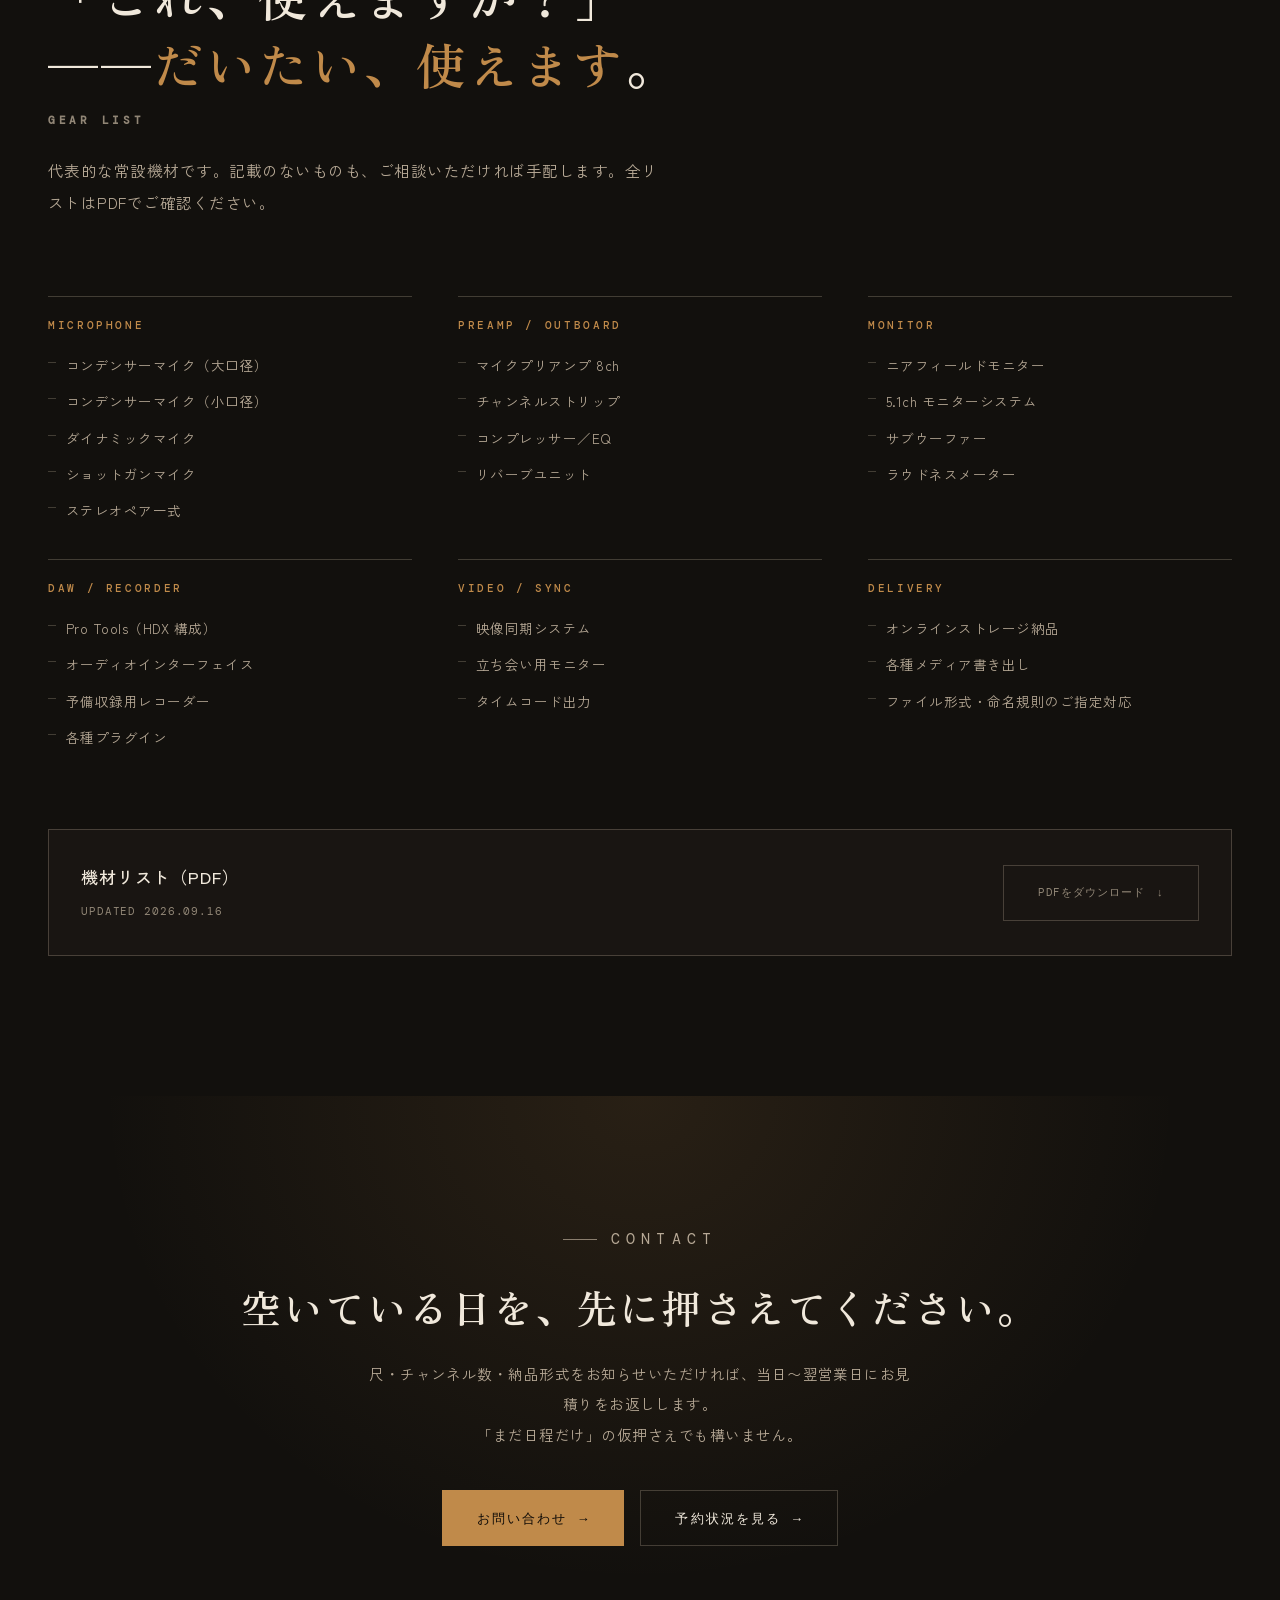
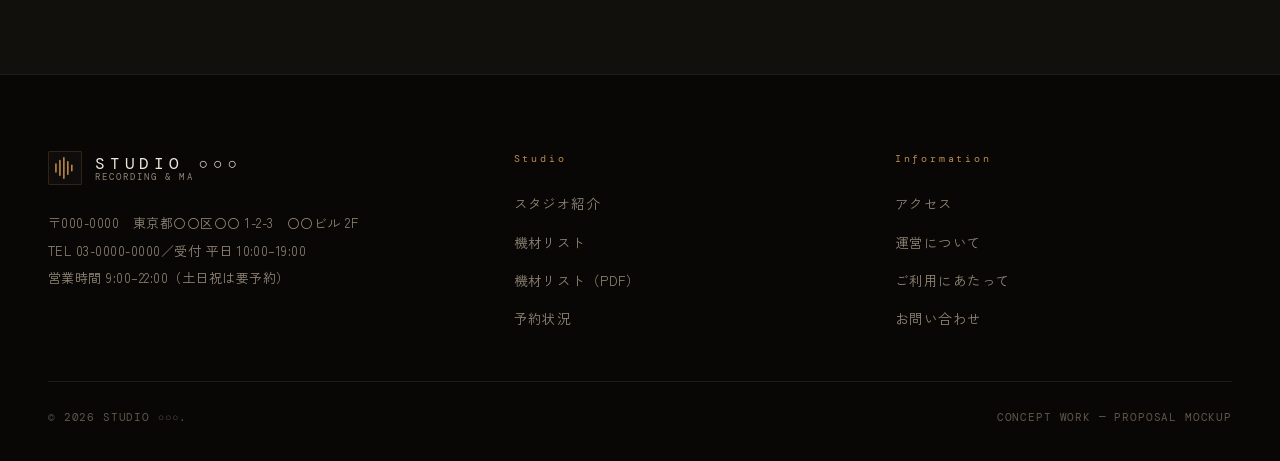
<file: works/studio/studio.html>
<!DOCTYPE html>
<html lang="ja">
<head>
<meta charset="utf-8">
<meta name="viewport" content="width=device-width, initial-scale=1">
<title>スタジオ紹介｜STUDIO ○○○</title>
<meta name="description" content="架空案件モックアップ：レコーディングブース・MAルーム・ナレーションブースの設備と機材をご紹介します。">
<meta name="format-detection" content="telephone=no">
<link rel="canonical" href="https://asthiro1969.github.io/works/studio/studio.html">
<meta property="og:type" content="website">
<meta property="og:site_name" content="STUDIO ○○○">
<meta property="og:locale" content="ja_JP">
<meta property="og:url" content="https://asthiro1969.github.io/works/studio/studio.html">
<meta property="og:title" content="スタジオ紹介｜STUDIO ○○○">
<meta property="og:description" content="レコーディングブース・MAルーム・ナレーションブースの設備と機材をご紹介します。">
<meta property="og:image" content="https://asthiro1969.github.io/works/studio/assets/ogp.jpg">
<meta property="og:image:width" content="1200">
<meta property="og:image:height" content="630">
<meta name="twitter:card" content="summary_large_image">
<meta name="theme-color" content="#0b0908">

<link rel="preconnect" href="https://fonts.googleapis.com">
<link rel="preconnect" href="https://fonts.gstatic.com" crossorigin>
<link href="https://fonts.googleapis.com/css2?family=DM+Mono:wght@300;400;500&family=Zen+Kaku+Gothic+New:wght@400;500;700&family=Zen+Old+Mincho:wght@500;600;700&display=swap" rel="stylesheet">
<link rel="stylesheet" href="assets/style.css">
<link rel="icon" href="assets/img/logo-mark.svg" type="image/svg+xml">
</head>
<body>

<div class="propbar">
  <b>［ 提案作品 ］</b> レコーディング／MAスタジオ Webサイト デザイン案 — スタジオ名・ロゴ・写真・住所・料金はすべて架空のものです
</div>

<div class="progress" aria-hidden="true"><i></i></div>

<header class="hdr">
  <div class="hdr__in">
    <a class="brand" href="index.html">
      <img class="brand__mark" src="assets/img/logo-mark.svg" alt="" width="34" height="34">
      <span class="brand__t"><span class="brand__n">STUDIO ○○○</span><span class="brand__s">RECORDING &amp; MA</span></span>
    </a>
    <nav class="gnav" id="gnav" aria-label="メインナビゲーション">
      <a href="index.html">TOP<small>トップ</small></a>
      <a href="studio.html" aria-current="page">STUDIO<small>スタジオ</small></a>
      <a href="schedule.html">SCHEDULE<small>予約状況</small></a>
      <a href="access.html">ACCESS<small>アクセス</small></a>
      <a href="about.html">ABOUT<small>運営について</small></a>
      <a href="contact.html">CONTACT<small>お問い合わせ</small></a>
    </nav>
    <div class="hdr__cta">
      <p class="tel"><b>03-0000-0000</b><span>受付 平日 10:00–19:00</span></p>
      <a class="btn btn--sm" href="contact.html"><span>Contact</span></a>
      <button class="navtog" type="button" aria-label="メニューを開く" aria-controls="gnav" aria-expanded="false"><i></i><i></i><i></i></button>
    </div>
  </div>
</header>

<div class="phead">
  <div class="wrap">
    <p class="en">Studio</p>
    <h1>スタジオ紹介</h1>
    <p class="crumbs"><a href="index.html">TOP</a> <span>/</span> <span>STUDIO</span></p>
  </div>
</div>

<main>
<section class="sec" style="padding-bottom:clamp(48px,6vw,80px)">
  <div class="wrap"><p class="lead rv" style="font-size:17px;max-width:46em">収録した音を、そのまま隣の部屋で仕上げる。3つの部屋を同じフロアにまとめたのは、その一往復をなくすためです。部屋単体でのご利用もできます。</p></div>
</section>

<section class="sec" id="studio-a" style="padding-top:0">
  <div class="wrap">
    <div class="split">
      <figure class="fig rv" style="margin:0">
        <img src="assets/img/room-a.jpg" alt="レコーディングブースの様子" width="1506" height="941" loading="lazy">
        <figcaption>※イメージ写真（完成後に差し替え）</figcaption>
      </figure>
      <div class="rv rv-2">
        <p class="eyebrow">Studio A</p>
        <h2 class="h-sec">4人が、同じ空気で録れる。</h2>
        <p class="lead" style="margin-top:26px">掛け合いの間や息づかいまで一緒に録れる広さのメインブース。ガラス越しにアイコンタクトが通る配置なので、「今の、もう一回」がひと言で伝わります。アンサンブルや楽器の一発録りにも対応します。</p>
        <dl class="dl" style="margin-top:30px"><div><dt>AREA</dt><dd>約 18 ㎡（天井高 2.7m）</dd></div><div><dt>CAST</dt><dd>最大 4 名 同時収録</dd></div><div><dt>CUE</dt><dd>キューボックス 4系統／個別バランス調整可</dd></div><div><dt>RATE</dt><dd>¥00,000 ／ 時間（エンジニア込・税別）</dd></div></dl>
      </div>
    </div>
  </div>
</section>
<section class="sec" id="ma-1" style="padding-top:0">
  <div class="wrap">
    <div class="split split--rev">
      <figure class="fig rv" style="margin:0">
        <img src="assets/img/room-ma.jpg" alt="MAルームの様子" width="1506" height="941" loading="lazy">
        <figcaption>※イメージ写真（完成後に差し替え）</figcaption>
      </figure>
      <div class="rv rv-2">
        <p class="eyebrow">MA-1</p>
        <h2 class="h-sec">その場で判断して、その場で直す。</h2>
        <p class="lead" style="margin-top:26px">整音・SE／BGMのバランス調整からラウドネス調整まで。立ち会いの席からも画と音が同時に確認できる配席なので、持ち帰らずに決められます。5.1ch のモニタリングと映像同期に対応。</p>
        <dl class="dl" style="margin-top:30px"><div><dt>AREA</dt><dd>約 32 ㎡</dd></div><div><dt>GUEST</dt><dd>立ち会い 最大 5 名（Wi-Fi・電源完備）</dd></div><div><dt>MONITOR</dt><dd>5.1ch ／ ステレオ切替</dd></div><div><dt>RATE</dt><dd>¥00,000 ／ 時間（エンジニア込・税別）</dd></div></dl>
      </div>
    </div>
  </div>
</section>
<section class="sec" id="booth-b" style="padding-top:0">
  <div class="wrap">
    <div class="split">
      <figure class="fig rv" style="margin:0">
        <img src="assets/img/room-booth.jpg" alt="ナレーションブースの様子" width="1506" height="941" loading="lazy">
        <figcaption>※イメージ写真（完成後に差し替え）</figcaption>
      </figure>
      <div class="rv rv-2">
        <p class="eyebrow">Booth B</p>
        <h2 class="h-sec">短い仕事ほど、速く終わる。</h2>
        <p class="lead" style="margin-top:26px">ナレーション1本、差し替え数カット。小さな仕事ほど待ち時間が惜しいので、立ち上がりの速さを優先した部屋にしています。原稿はタブレット表示に対応し、直しがその場で反映できます。</p>
        <dl class="dl" style="margin-top:30px"><div><dt>AREA</dt><dd>約 6 ㎡</dd></div><div><dt>CAST</dt><dd>1 名（立ち・座り両対応）</dd></div><div><dt>SCRIPT</dt><dd>タブレット／紙どちらも可</dd></div><div><dt>RATE</dt><dd>¥00,000 ／ 時間（エンジニア込・税別）</dd></div></dl>
      </div>
    </div>
  </div>
</section>

<section class="sec sec--night" id="equipment">
  <div class="wrap">
    <div class="sec-head rv">
      <p class="eyebrow">Equipment</p>
      <h2 class="h-sec">「これ、使えますか？」<br>——<em>だいたい、使えます</em>。<span class="sub-en">gear list</span></h2>
      <p class="lead" style="margin-top:26px">代表的な常設機材です。記載のないものも、ご相談いただければ手配します。全リストはPDFでご確認ください。</p>
    </div>
    <div class="equip rv">
      <section><h3>MICROPHONE</h3><ul><li>コンデンサーマイク（大口径）</li><li>コンデンサーマイク（小口径）</li><li>ダイナミックマイク</li><li>ショットガンマイク</li><li>ステレオペア一式</li></ul></section>
      <section><h3>PREAMP / OUTBOARD</h3><ul><li>マイクプリアンプ 8ch</li><li>チャンネルストリップ</li><li>コンプレッサー／EQ</li><li>リバーブユニット</li></ul></section>
      <section><h3>MONITOR</h3><ul><li>ニアフィールドモニター</li><li>5.1ch モニターシステム</li><li>サブウーファー</li><li>ラウドネスメーター</li></ul></section>
      <section><h3>DAW / RECORDER</h3><ul><li>Pro Tools（HDX 構成）</li><li>オーディオインターフェイス</li><li>予備収録用レコーダー</li><li>各種プラグイン</li></ul></section>
      <section><h3>VIDEO / SYNC</h3><ul><li>映像同期システム</li><li>立ち会い用モニター</li><li>タイムコード出力</li></ul></section>
      <section><h3>DELIVERY</h3><ul><li>オンラインストレージ納品</li><li>各種メディア書き出し</li><li>ファイル形式・命名規則のご指定対応</li></ul></section>
    </div>
    <div class="dlcard rv">
      <div><b>機材リスト（PDF）</b><span>UPDATED 2026.09.16</span></div>
      <a class="btn btn--ghost" href="assets/equipment-list.pdf"><span>PDFをダウンロード<i class="ar">↓</i></span></a>
    </div>
  </div>
</section>
</main>

<section class="cta">
  <div class="wrap">
    <p class="eyebrow" style="justify-content:center">Contact</p>
    <h2>空いている日を、先に押さえてください。</h2>
    <p>尺・チャンネル数・納品形式をお知らせいただければ、当日〜翌営業日にお見積りをお返しします。<br>「まだ日程だけ」の仮押さえでも構いません。</p>
    <div class="btn-row">
      <a class="btn" href="contact.html"><span>お問い合わせ<i class="ar">→</i></span></a>
      <a class="btn btn--ghost" href="schedule.html"><span>予約状況を見る<i class="ar">→</i></span></a>
    </div>
  </div>
</section>

<footer class="foot">
  <div class="wrap">
    <div class="foot__top">
      <div>
        <div class="brand">
          <img class="brand__mark" src="assets/img/logo-mark.svg" alt="" width="34" height="34">
          <span class="brand__t"><span class="brand__n">STUDIO ○○○</span><span class="brand__s">RECORDING &amp; MA</span></span>
        </div>
        <p class="footaddr">〒000-0000　東京都〇〇区〇〇 1-2-3　〇〇ビル 2F<br>
        TEL 03-0000-0000／受付 平日 10:00–19:00<br>営業時間 9:00–22:00（土日祝は要予約）</p>
      </div>
      <nav class="footnav" aria-label="フッターナビゲーション">
        <h4>Studio</h4>
        <ul><li><a href="studio.html">スタジオ紹介</a></li><li><a href="studio.html#equipment">機材リスト</a></li>
        <li><a href="assets/equipment-list.pdf">機材リスト（PDF）</a></li><li><a href="schedule.html">予約状況</a></li></ul>
      </nav>
      <nav class="footnav" aria-label="フッターナビゲーション">
        <h4>Information</h4>
        <ul><li><a href="access.html">アクセス</a></li><li><a href="about.html">運営について</a></li>
        <li><a href="about.html#terms">ご利用にあたって</a></li><li><a href="contact.html">お問い合わせ</a></li></ul>
      </nav>
    </div>
    <div class="foot__bot">
      <p>&copy; <span id="year">2026</span> STUDIO ○○○.</p>
      <p>CONCEPT WORK — PROPOSAL MOCKUP</p>
    </div>
  </div>
</footer>

<script src="assets/schedule-data.js"></script>
<script src="assets/site.js"></script>
</body>
</html>
</file>
<file: works/studio/assets/style.css>
@charset "utf-8";
/* ==========================================================================
   OAK STUDIO — Recording & MA Studio
   Design system : dark oak / charcoal, editorial layout, motion-aware
   ========================================================================== */

:root{
  /* ---- ground & surfaces ---- */
  --void:#0b0908;
  --night:#12100d;
  --panel:#191512;
  --panel-2:#211b16;
  --paper:#f4efe6;
  --paper-2:#e9e0d0;

  /* ---- ink ---- */
  --fg:#f0e8db;
  --fg-2:#b7a996;
  --fg-3:#918676;
  --ink:#171310;
  --ink-2:#4a3f34;
  --ink-3:#7d6f5f;

  /* ---- accent ---- */
  --oak:#c08a4a;
  --oak-lt:#e6c193;
  --oak-dim:rgba(192,138,74,.14);

  /* ---- lines ---- */
  --line:rgba(238,220,192,.10);
  --line-2:rgba(238,220,192,.22);
  --line-p:rgba(23,19,16,.12);
  --line-p2:rgba(23,19,16,.24);

  /* ---- semantic ---- */
  --ok:#7fae86;
  --ok-p:#4a7d58; --warn-p:#a1761f; --ng-p:#a4523f;
  --ng:#c9755f;

  /* ---- type ---- */
  --f-disp:"Zen Old Mincho",'Hiragino Mincho ProN','Yu Mincho',serif;
  --f-body:"Zen Kaku Gothic New",'Hiragino Kaku Gothic ProN','Yu Gothic',sans-serif;
  --f-mono:"DM Mono",ui-monospace,SFMono-Regular,Menlo,monospace;

  /* ---- metrics ---- */
  --maxw:1240px;
  --gut:28px;
  --hdr:76px;
  --ease:cubic-bezier(.22,.61,.36,1);
}
:root{ --warn:#d0a250; }

*,*::before,*::after{box-sizing:border-box}
html{-webkit-text-size-adjust:100%;scroll-behavior:smooth;scroll-padding-top:calc(var(--hdr) + 20px)}
body{
  margin:0;
  background:var(--void);
  color:var(--fg);
  font-family:var(--f-body);
  font-size:16px;
  line-height:1.95;
  letter-spacing:.03em;
  font-feature-settings:"palt" 1;
  overflow-x:hidden;
}
img,svg,canvas{max-width:100%;display:block}
img{height:auto}
a{color:inherit;text-decoration:none}
p{margin:0}
h1,h2,h3,h4{margin:0;font-weight:500;line-height:1.5}
ul,ol{margin:0;padding:0;list-style:none}
table{border-collapse:collapse;width:100%}
button{font:inherit;color:inherit}
:focus-visible{outline:2px solid var(--oak);outline-offset:3px;border-radius:2px}
::selection{background:var(--oak);color:#120e0a}

/* --------------------------------------------------------- layout */
.wrap{width:100%;max-width:var(--maxw);margin-inline:auto;padding-inline:var(--gut)}
.wrap--tight{max-width:900px}
.sec{position:relative;padding:clamp(84px,11vw,168px) 0}
.sec--paper{background:var(--paper);color:var(--ink)}
.sec--night{background:var(--night)}
.sec--panel{background:var(--panel)}
.hr{height:1px;background:var(--line);border:0;margin:0}

/* --------------------------------------------------------- type kit */
.eyebrow{
  font-family:var(--f-mono);font-size:11px;font-weight:400;
  letter-spacing:.42em;text-transform:uppercase;color:var(--oak);
  display:flex;align-items:center;gap:14px;margin-bottom:22px;
}
.eyebrow::before{content:"";width:34px;height:1px;background:currentColor;flex:none;opacity:.7}
.sec--paper .eyebrow{color:#9c6d2e}
.h-sec{
  font-family:var(--f-disp);font-weight:600;
  font-size:clamp(28px,4vw,50px);line-height:1.36;letter-spacing:.05em;
  text-wrap:balance;
}
.h-sec em{font-style:normal;color:var(--oak)}
.sec--paper .h-sec em{color:#a06f2c}
.sub-en{
  font-family:var(--f-mono);font-size:11px;letter-spacing:.34em;
  text-transform:uppercase;color:var(--fg-3);margin-top:16px;display:block;
}
.sec--paper .sub-en{color:var(--ink-3)}
.lead{color:var(--fg-2);max-width:40em;font-size:15.5px;line-height:2.1}
.sec--paper .lead{color:var(--ink-2)}
.sec-head{margin-bottom:clamp(44px,6vw,80px)}
.sec-head--c{text-align:center}
.sec-head--c .eyebrow{justify-content:center}
.sec-head--c .lead{margin-inline:auto}
.mono{font-family:var(--f-mono);font-variant-numeric:tabular-nums}

/* --------------------------------------------------------- buttons */
.btn{
  --bg:var(--oak);--bd:var(--oak);--tx:#100c08;
  position:relative;display:inline-flex;align-items:center;justify-content:center;gap:12px;
  min-height:56px;padding:0 34px;border:1px solid var(--bd);background:var(--bg);color:var(--tx);
  font-family:var(--f-mono);font-size:13px;letter-spacing:.16em;text-transform:uppercase;
  cursor:pointer;overflow:hidden;transition:color .35s var(--ease),border-color .35s var(--ease);
}
.btn>span{position:relative;z-index:1;display:inline-flex;align-items:center;gap:12px}
.btn::after{
  content:"";position:absolute;inset:0;background:var(--fg);
  transform:translateY(101%);transition:transform .45s var(--ease);
}
.btn:hover::after{transform:translateY(0)}
.btn:hover{color:#100c08}
.btn--ghost{--bg:transparent;--bd:var(--line-2);--tx:var(--fg)}
.btn--ghost::after{background:var(--oak)}
.btn--ink{--bg:var(--ink);--bd:var(--ink);--tx:var(--paper)}
.btn--ink::after{background:var(--oak)}
.btn--sm{min-height:44px;padding:0 22px;font-size:12px}
.btn-row{display:flex;flex-wrap:wrap;gap:16px}

.tlink{
  display:inline-flex;align-items:center;gap:12px;
  font-family:var(--f-mono);font-size:12px;letter-spacing:.18em;text-transform:uppercase;
  color:var(--oak);padding-bottom:8px;position:relative;
}
.tlink::after{content:"";position:absolute;left:0;bottom:0;height:1px;width:100%;background:currentColor;opacity:.4;
  transform-origin:right;transition:transform .45s var(--ease)}
.tlink:hover::after{transform:scaleX(0)}
.tlink .ar{transition:transform .35s var(--ease)}
.tlink:hover .ar{transform:translateX(6px)}
.sec--paper .tlink{color:#9c6d2e}

/* --------------------------------------------------------- proposal bar */
.propbar{
  position:relative;z-index:80;background:#000;color:#a89a86;
  font-family:var(--f-mono);font-size:11px;letter-spacing:.06em;
  text-align:center;padding:9px 18px;line-height:1.8;border-bottom:1px solid var(--line);
}
.propbar b{color:var(--oak);font-weight:400}

/* --------------------------------------------------------- progress */
.progress{position:fixed;top:0;left:0;height:2px;width:100%;z-index:90;background:transparent;pointer-events:none}
.progress i{display:block;height:100%;width:0;background:linear-gradient(90deg,var(--oak),var(--oak-lt));transition:width .1s linear}

/* --------------------------------------------------------- header */
.hdr{
  position:sticky;top:0;z-index:70;
  background:rgba(11,9,8,.72);backdrop-filter:saturate(150%) blur(14px);
  border-bottom:1px solid var(--line);transition:background .4s var(--ease),height .4s var(--ease);
}
.hdr__in{
  max-width:var(--maxw);margin-inline:auto;padding:0 var(--gut);
  height:var(--hdr);display:flex;align-items:center;justify-content:space-between;gap:24px;
  transition:height .4s var(--ease);
}
.hdr.is-scrolled{background:rgba(11,9,8,.94)}
.hdr.is-scrolled .hdr__in{height:64px}
.brand{display:flex;align-items:center;gap:13px}
.brand__mark{width:34px;height:34px;flex:none}
.brand__t{display:flex;flex-direction:column;line-height:1.2}
.brand__n{font-family:var(--f-mono);font-size:16px;letter-spacing:.3em;color:var(--fg)}
.brand__s{font-family:var(--f-mono);font-size:8.5px;letter-spacing:.24em;color:var(--fg-3)}
.gnav{display:flex;align-items:center;gap:30px}
.gnav a{
  position:relative;font-family:var(--f-mono);font-size:12px;letter-spacing:.2em;
  color:var(--fg-2);padding:8px 0;transition:color .3s;
}
.gnav a small{display:block;font-family:var(--f-body);font-size:9.5px;letter-spacing:.08em;color:var(--fg-3);text-align:center;margin-top:-4px}
.gnav a::after{content:"";position:absolute;left:0;right:0;bottom:0;height:1px;background:var(--oak);
  transform:scaleX(0);transform-origin:left;transition:transform .4s var(--ease)}
.gnav a:hover{color:var(--fg)}
.gnav a:hover::after,.gnav a[aria-current="page"]::after{transform:scaleX(1)}
.gnav a[aria-current="page"]{color:var(--oak)}
.hdr__cta{display:flex;align-items:center;gap:18px}
.tel{text-align:right;line-height:1.35}
.tel b{font-family:var(--f-mono);font-size:17px;letter-spacing:.06em;font-weight:400;color:var(--fg)}
.tel span{display:block;font-size:9.5px;letter-spacing:.1em;color:var(--fg-3)}
.navtog{display:none;width:46px;height:46px;border:1px solid var(--line-2);background:transparent;position:relative;cursor:pointer}
.navtog i{position:absolute;left:13px;right:13px;height:1px;background:var(--fg);transition:.3s var(--ease)}
.navtog i:nth-child(1){top:17px}.navtog i:nth-child(2){top:22.5px}.navtog i:nth-child(3){top:28px}
.navtog[aria-expanded="true"] i:nth-child(1){top:22.5px;transform:rotate(45deg)}
.navtog[aria-expanded="true"] i:nth-child(2){opacity:0}
.navtog[aria-expanded="true"] i:nth-child(3){top:22.5px;transform:rotate(-45deg)}

/* --------------------------------------------------------- hero */
.hero{position:relative;min-height:min(92svh,860px);display:flex;align-items:flex-end;overflow:hidden;background:var(--void)}
.hero__bg{position:absolute;inset:-6% 0 -6% 0;will-change:transform}
.hero__bg img{width:100%;height:100%;object-fit:cover}
.hero__scrim{
  position:absolute;inset:0;
  background:
    linear-gradient(97deg,rgba(11,9,8,.96) 0%,rgba(11,9,8,.88) 34%,rgba(11,9,8,.55) 62%,rgba(11,9,8,.28) 82%,rgba(11,9,8,.52) 100%),
    linear-gradient(to top,rgba(11,9,8,.96) 0%,rgba(11,9,8,0) 42%);
}
.hero__in{position:relative;z-index:2;width:100%;max-width:var(--maxw);margin-inline:auto;padding:0 var(--gut) clamp(88px,13vh,150px)}
.hero__en{
  font-family:var(--f-mono);font-size:11px;letter-spacing:.46em;color:var(--oak);
  display:flex;align-items:center;gap:16px;margin-bottom:26px;
}
.hero__en::before{content:"";width:52px;height:1px;background:currentColor}
.hero h1{
  font-family:var(--f-disp);font-weight:600;
  font-size:clamp(32px,5.6vw,74px);line-height:1.34;letter-spacing:.045em;
  text-shadow:0 4px 40px rgba(0,0,0,.55);
}
.hero h1 em{font-style:normal;color:var(--oak-lt)}
.hero__lead{margin-top:30px;max-width:33em;color:#d5c9b7;font-size:clamp(14px,1.4vw,16px);line-height:2.15}
.hero .btn-row{margin-top:42px}

/* headline char reveal */
.rv-line{display:block;overflow:hidden}
.rv-line>span{display:inline-block;transform:translateY(110%);opacity:0}
.is-ready .rv-line>span{animation:riseIn .95s var(--ease) forwards}
.is-ready .rv-line:nth-child(2)>span{animation-delay:.12s}
@keyframes riseIn{to{transform:translateY(0);opacity:1}}
.hero__en,.hero__lead,.hero .btn-row{opacity:0;transform:translateY(16px)}
.is-ready .hero__en{animation:fadeUp .8s var(--ease) .05s forwards}
.is-ready .hero__lead{animation:fadeUp .8s var(--ease) .5s forwards}
.is-ready .hero .btn-row{animation:fadeUp .8s var(--ease) .66s forwards}
@keyframes fadeUp{to{opacity:1;transform:none}}

/* waveform canvas */
.hero__wave{position:absolute;left:0;right:0;bottom:0;height:112px;z-index:1;opacity:.85;pointer-events:none}
.hero__wave canvas{width:100%;height:100%}

/* scroll cue */
.cue{
  position:absolute;right:var(--gut);bottom:clamp(88px,13vh,150px);z-index:3;
  display:flex;flex-direction:column;align-items:center;gap:14px;
  font-family:var(--f-mono);font-size:10px;letter-spacing:.3em;color:var(--fg-3);
  writing-mode:vertical-rl;
}
.cue i{display:block;width:1px;height:74px;background:linear-gradient(var(--oak),transparent);position:relative;overflow:hidden}
.cue i::after{content:"";position:absolute;top:0;left:0;width:1px;height:24px;background:var(--oak-lt);animation:cueRun 2.2s var(--ease) infinite}
@keyframes cueRun{0%{transform:translateY(-26px)}100%{transform:translateY(76px)}}
.note-badge{
  position:absolute;right:var(--gut);bottom:22px;z-index:3;
  font-family:var(--f-mono);font-size:10px;letter-spacing:.05em;color:var(--fg-3);
}

/* --------------------------------------------------------- ticker */
.ticker{border-block:1px solid var(--line);background:var(--night);overflow:hidden;padding:16px 0}
.ticker__t{display:flex;width:max-content;animation:slide 46s linear infinite}
.ticker:hover .ticker__t,.ticker:focus-within .ticker__t{animation-play-state:paused}
.ticker span{
  font-family:var(--f-mono);font-size:12px;letter-spacing:.28em;text-transform:uppercase;
  color:var(--fg-3);padding:0 30px;white-space:nowrap;display:inline-flex;align-items:center;gap:30px;
}
.ticker span::after{content:"";width:5px;height:5px;background:var(--oak);opacity:.6;transform:rotate(45deg)}
@keyframes slide{to{transform:translateX(-50%)}}

/* --------------------------------------------------------- stats */
.stats{background:var(--void)}
.stats ul{display:grid;grid-template-columns:repeat(4,1fr);border-left:1px solid var(--line)}
.stats li{padding:44px 26px;border-right:1px solid var(--line);text-align:center}
.stats .num{font-family:var(--f-mono);font-size:clamp(30px,3.4vw,44px);color:var(--fg);line-height:1.1;font-variant-numeric:tabular-nums}
.stats .num small{font-size:.44em;color:var(--oak);margin-left:6px;letter-spacing:.06em}
.stats .cap{font-size:12.5px;color:var(--fg-3);margin-top:12px;letter-spacing:.1em}

/* --------------------------------------------------------- reveal */
.rv{opacity:0;transform:translateY(28px);transition:opacity .9s var(--ease),transform .9s var(--ease)}
.rv.in{opacity:1;transform:none}
.rv-2{transition-delay:.1s}.rv-3{transition-delay:.2s}.rv-4{transition-delay:.3s}

/* --------------------------------------------------------- split / figure */
.split{display:grid;grid-template-columns:1fr 1.05fr;gap:clamp(36px,6vw,92px);align-items:center}
.split--rev>*:first-child{order:2}
.fig{position:relative;overflow:hidden;background:var(--panel)}
.fig img{width:100%;aspect-ratio:16/10;object-fit:cover;transition:transform 1.4s var(--ease)}
.fig--sq img{aspect-ratio:4/3}
.fig:hover img{transform:scale(1.04)}
.fig figcaption{
  position:absolute;left:0;bottom:0;background:rgba(8,6,5,.72);color:var(--fg-3);
  font-family:var(--f-mono);font-size:10px;letter-spacing:.05em;padding:6px 12px;
}
.fig::after{content:"";position:absolute;inset:0;border:1px solid var(--line);pointer-events:none}

/* index rail */
.rail{
  font-family:var(--f-mono);font-size:10px;letter-spacing:.3em;color:var(--fg-3);
  writing-mode:vertical-rl;position:absolute;left:calc(var(--gut) * -1 + 2px);top:0;
}

/* --------------------------------------------------------- room switcher */
.rooms{display:grid;grid-template-columns:1fr 1fr;gap:clamp(30px,5vw,72px);align-items:start}
.roomtabs{display:flex;flex-direction:column;border-top:1px solid var(--line)}
.roomtab{
  display:flex;align-items:baseline;gap:18px;width:100%;text-align:left;
  padding:24px 8px;background:none;border:0;border-bottom:1px solid var(--line);
  cursor:pointer;position:relative;transition:padding .4s var(--ease);
}
.roomtab::before{content:"";position:absolute;left:0;bottom:-1px;height:1px;width:0;background:var(--oak);transition:width .5s var(--ease)}
.roomtab[aria-selected="true"]::before{width:100%}
.roomtab[aria-selected="true"]{padding-left:20px}
.roomtab .idx{font-family:var(--f-mono);font-size:11px;letter-spacing:.2em;color:var(--fg-3)}
.roomtab[aria-selected="true"] .idx{color:var(--oak)}
.roomtab .nm{font-family:var(--f-disp);font-size:clamp(19px,2.2vw,26px);letter-spacing:.06em;color:var(--fg-2);transition:color .35s}
.roomtab[aria-selected="true"] .nm{color:var(--fg)}
.roomtab .en{margin-left:auto;font-family:var(--f-mono);font-size:10.5px;letter-spacing:.2em;color:var(--fg-3)}
.roompanel{position:relative}
.roomstage{position:relative;overflow:hidden;background:var(--panel)}
.roomstage img{
  width:100%;aspect-ratio:16/10;object-fit:cover;
  position:absolute;inset:0;opacity:0;transform:scale(1.06);
  transition:opacity .8s var(--ease),transform 1.2s var(--ease);
}
.roomstage img.on{opacity:1;transform:scale(1);position:relative}
.roomstage::after{content:"";position:absolute;inset:0;border:1px solid var(--line);pointer-events:none}
.roomstage .tag{
  position:absolute;left:0;top:0;z-index:2;background:var(--oak);color:#100c08;
  font-family:var(--f-mono);font-size:10.5px;letter-spacing:.2em;padding:7px 14px;
}
.roomstage .imgnote{
  position:absolute;right:0;bottom:0;z-index:2;background:rgba(8,6,5,.72);color:var(--fg-3);
  font-family:var(--f-mono);font-size:10px;padding:6px 12px;
}
.roombody{margin-top:30px}
.roombody h3{font-family:var(--f-disp);font-size:clamp(21px,2.4vw,28px);letter-spacing:.05em;margin-bottom:14px}
.roombody p{color:var(--fg-2);font-size:14.5px;line-height:2.05;max-width:34em}
.roombody .specs{display:grid;grid-template-columns:repeat(2,minmax(0,1fr));gap:0 34px;margin-top:26px;border-top:1px solid var(--line)}
.roombody .specs div{display:flex;gap:16px;padding:12px 0;border-bottom:1px solid var(--line)}
.roombody dt{font-family:var(--f-mono);font-size:10.5px;letter-spacing:.16em;color:var(--fg-3);width:6.4em;flex:none;padding-top:3px}
.roombody dd{margin:0;font-size:14px;color:var(--fg)}
.roomfade{animation:softIn .6s var(--ease)}
@keyframes softIn{from{opacity:0;transform:translateY(10px)}to{opacity:1;transform:none}}

/* --------------------------------------------------------- equipment */
.equip{display:grid;grid-template-columns:repeat(3,1fr);gap:0 46px}
.equip section{border-top:1px solid var(--line-2);padding:20px 0 30px}
.equip h3{font-family:var(--f-mono);font-size:11px;letter-spacing:.24em;color:var(--oak);margin-bottom:14px}
.equip li{font-size:13.5px;color:var(--fg-2);padding:5px 0 5px 18px;position:relative}
.equip li::before{content:"";position:absolute;left:0;top:15px;width:8px;height:1px;background:var(--line-2)}
.dlcard{
  margin-top:44px;border:1px solid var(--line-2);background:var(--panel);
  padding:30px 32px;display:flex;align-items:center;justify-content:space-between;gap:26px;flex-wrap:wrap;
}
.dlcard b{display:block;font-size:17px;letter-spacing:.05em;font-weight:500}
.dlcard span{font-family:var(--f-mono);font-size:11px;color:var(--fg-3);letter-spacing:.08em}
.sec--paper .dlcard{background:#fff;border-color:var(--line-p2)}
.sec--paper .dlcard span{color:var(--ink-3)}

/* --------------------------------------------------------- schedule (paper) */
.schbar{display:flex;align-items:center;justify-content:space-between;gap:20px;flex-wrap:wrap;margin-bottom:22px}
.schnav{display:flex;align-items:center;gap:16px}
.schnav button{
  width:42px;height:42px;border:1px solid var(--line-p2);background:transparent;cursor:pointer;
  color:var(--ink-2);font-size:12px;line-height:1;transition:.3s var(--ease);
}
.schnav button:hover:not(:disabled){background:var(--ink);color:var(--paper);border-color:var(--ink)}
.schnav button:disabled{opacity:.28;cursor:default}
.schmonth{font-family:var(--f-mono);font-size:22px;letter-spacing:.14em;min-width:6.5em;text-align:center;color:var(--ink)}
.schupd{font-family:var(--f-mono);font-size:11px;color:var(--ink-3);letter-spacing:.08em}
.schwrap{overflow-x:auto;border:1px solid var(--line-p2);background:#fff}
.sch{font-size:14px;min-width:520px}
.sch th,.sch td{border-bottom:1px solid var(--line-p);padding:0;text-align:center}
.sch thead th{
  background:var(--paper-2);font-family:var(--f-mono);font-weight:400;font-size:11px;letter-spacing:.18em;
  color:var(--ink-2);padding:14px 8px;border-bottom:1px solid var(--line-p2);
}
.sch tbody th{
  font-weight:400;text-align:left;padding:0 0 0 20px;width:8.5em;color:var(--ink);
  font-family:var(--f-mono);font-variant-numeric:tabular-nums;
}
.sch tbody th .d{font-size:15px;letter-spacing:.06em}
.sch tbody th .w{font-size:10.5px;color:var(--ink-3);margin-left:6px}
.sch tr.sat th,.sch tr.sat .w{color:#40628c}
.sch tr.sun th,.sch tr.sun .w{color:#a4523f}
.sch tr.off{background:repeating-linear-gradient(45deg,transparent,transparent 6px,rgba(23,19,16,.035) 6px,rgba(23,19,16,.035) 12px)}
.sch tr:hover{background:#fbf8f2}
.sch td{padding:0}
.cell{
  width:100%;height:100%;min-height:46px;background:none;border:0;cursor:default;color:inherit;font:inherit;
  display:flex;align-items:center;justify-content:center;font-size:17px;line-height:1;
}
.mk-o{color:var(--ok-p)}.mk-t{color:var(--warn-p)}.mk-x{color:var(--ng-p)}.mk-n{color:#bdb3a2}
.legend{display:flex;flex-wrap:wrap;gap:24px;margin-top:20px;font-size:12.5px;color:var(--ink-2)}
.legend span{display:inline-flex;align-items:center;gap:9px}
.legend b{font-size:16px;font-weight:400}
.schnote{margin-top:16px;font-size:12.5px;color:var(--ink-3);line-height:1.9}

/* editable demo */
.editdemo{margin-top:clamp(56px,7vw,92px);display:grid;grid-template-columns:1fr 1fr;gap:clamp(28px,4vw,56px);align-items:start}
.editdemo .cta-note{border-left:2px solid var(--oak);padding-left:22px}
.demo-toggle{display:inline-flex;align-items:center;gap:12px;margin-top:24px;cursor:pointer;
  font-family:var(--f-mono);font-size:12px;letter-spacing:.14em;color:var(--ink-2)}
.demo-toggle input{position:absolute;opacity:0;pointer-events:none}
.switch{width:48px;height:26px;border:1px solid var(--line-p2);background:#fff;position:relative;transition:.35s var(--ease);flex:none}
.switch::after{content:"";position:absolute;top:3px;left:3px;width:18px;height:18px;background:var(--ink-3);transition:.35s var(--ease)}
.demo-toggle input:checked + .switch{background:var(--ink);border-color:var(--ink)}
.demo-toggle input:checked + .switch::after{transform:translateX(22px);background:var(--oak)}
.demo-toggle input:focus-visible + .switch{outline:2px solid var(--oak);outline-offset:3px}
.is-editable .cell{cursor:pointer;transition:background .25s}
.is-editable .cell:hover{background:rgba(192,138,74,.16)}
.cell.bump{animation:bump .4s var(--ease)}
@keyframes bump{0%{transform:scale(.6);opacity:.3}60%{transform:scale(1.14)}100%{transform:scale(1)}}
.codebox{
  background:#100d0b;border:1px solid rgba(238,220,192,.14);padding:22px 22px 24px;
  font-family:var(--f-mono);font-size:12.5px;line-height:2;color:#c3b8a6;overflow-x:auto;
}
.codebox .fn{color:#7d7264;font-size:11px;letter-spacing:.1em;display:block;margin-bottom:14px;
  border-bottom:1px solid rgba(238,220,192,.12);padding-bottom:12px}
.codebox .k{color:#8fb9a8}.codebox .v{color:var(--oak-lt)}.codebox .c{color:#6a6053}
.codebox .row{display:block;white-space:pre;transition:background .3s}
.codebox .row.hot{background:rgba(192,138,74,.16)}

/* --------------------------------------------------------- flow */
.flow{position:relative;display:grid;grid-template-columns:repeat(4,1fr);gap:0}
.flow::before{content:"";position:absolute;left:0;right:0;top:38px;height:1px;background:rgba(238,220,192,.18)}
.flow::after{content:"";position:absolute;left:0;top:38px;height:1px;width:var(--fp,0%);background:var(--oak);transition:width 1.6s var(--ease)}
.flow li{padding:78px 26px 0 0;position:relative}
.flow .dot{
  position:absolute;top:32px;left:0;width:13px;height:13px;margin:0;
  border:1px solid var(--oak);background:var(--void);
  transform:rotate(45deg);z-index:1;
}
.flow li:first-child .dot{background:var(--oak)}
.flow .no{font-family:var(--f-mono);font-size:10.5px;letter-spacing:.24em;color:var(--oak);display:block;margin-bottom:12px}
.flow b{display:block;font-family:var(--f-disp);font-size:19px;letter-spacing:.05em;font-weight:600;margin-bottom:12px}
.flow p{font-size:13.5px;color:var(--fg-2);line-height:2}

/* --------------------------------------------------------- access */
.access{display:grid;grid-template-columns:1fr 1.15fr;gap:clamp(34px,5vw,72px);align-items:start}
.dl{border-top:1px solid var(--line-2)}
.dl>div{display:flex;gap:24px;padding:17px 0;border-bottom:1px solid var(--line)}
.dl dt{width:6.6em;flex:none;font-family:var(--f-mono);font-size:10.5px;letter-spacing:.16em;color:var(--fg-3);padding-top:4px}
.dl dd{margin:0;font-size:14.5px;color:var(--fg)}
.sec--paper .dl{border-color:var(--line-p2)}
.sec--paper .dl>div{border-color:var(--line-p)}
.sec--paper .dl dt{color:var(--ink-3)}
.sec--paper .dl dd{color:var(--ink)}

/* --------------------------------------------------------- form */
.form{display:grid;gap:26px}
.f2{display:grid;grid-template-columns:1fr 1fr;gap:26px}
.field label{display:block;font-family:var(--f-mono);font-size:11px;letter-spacing:.16em;color:var(--fg-3);margin-bottom:11px}
.req{color:var(--ng);margin-left:9px;border:1px solid currentColor;padding:1px 6px;font-size:9.5px;letter-spacing:.1em}
.field input,.field select,.field textarea{
  width:100%;padding:15px 16px;font:inherit;font-size:15px;color:var(--fg);
  background:rgba(255,255,255,.02);border:1px solid var(--line-2);border-radius:0;
  transition:border-color .3s,background .3s;
}
.field textarea{min-height:180px;resize:vertical;line-height:1.9}
.field input::placeholder,.field textarea::placeholder{color:var(--fg-3);opacity:.7}
.field input:focus,.field select:focus,.field textarea:focus{outline:none;border-color:var(--oak);background:rgba(192,138,74,.05)}
.field select{appearance:none;background-image:linear-gradient(45deg,transparent 50%,var(--fg-3) 50%),linear-gradient(135deg,var(--fg-3) 50%,transparent 50%);
  background-position:calc(100% - 20px) 22px,calc(100% - 14px) 22px;background-size:6px 6px;background-repeat:no-repeat}
.field select option{background:var(--night);color:var(--fg)}
.hint{font-family:var(--f-mono);font-size:11px;color:var(--fg-3);margin-top:9px}
.privacy{border:1px solid var(--line);background:rgba(255,255,255,.02);padding:20px 22px;font-size:13px;color:var(--fg-2);max-height:160px;overflow-y:auto;line-height:1.95}
.checkline{display:inline-flex;align-items:center;gap:12px;font-size:14px;margin-top:16px;cursor:pointer}
.checkline input{width:18px;height:18px;accent-color:var(--oak)}
.formmsg{border:1px solid rgba(127,174,134,.5);background:rgba(127,174,134,.09);padding:20px 24px;color:#b7d6ba;font-size:14.5px}
.formmsg small{display:block;font-family:var(--f-mono);font-size:11px;color:var(--fg-3);margin-top:8px}

/* --------------------------------------------------------- memo cards */
.memos{display:grid;grid-template-columns:repeat(3,1fr);gap:26px}
.memo{border:1px solid var(--line);background:var(--panel);padding:34px 30px;position:relative;overflow:hidden}
.memo::before{content:"";position:absolute;left:0;top:0;width:100%;height:2px;background:var(--oak);transform:scaleX(0);transform-origin:left;transition:transform .7s var(--ease)}
.memo.in::before{transform:scaleX(1)}
.memo .no{font-family:var(--f-mono);font-size:10.5px;letter-spacing:.24em;color:var(--oak);display:block;margin-bottom:16px}
.memo h3{font-family:var(--f-disp);font-size:19px;letter-spacing:.04em;margin-bottom:14px;font-weight:600;line-height:1.6}
.memo p{font-size:13.5px;color:var(--fg-2);line-height:2.05}

/* --------------------------------------------------------- cta */
.cta{position:relative;background:var(--night);text-align:center;padding:clamp(76px,10vw,132px) 0;overflow:hidden}
.cta::before{content:"";position:absolute;inset:0;background:radial-gradient(60% 120% at 50% 0%,rgba(192,138,74,.13),transparent 70%)}
.cta>*{position:relative}
.cta h2{font-family:var(--f-disp);font-size:clamp(24px,3.4vw,40px);letter-spacing:.05em;margin-bottom:22px;font-weight:600}
.cta p{color:var(--fg-2);max-width:38em;margin-inline:auto;font-size:14.5px;line-height:2.1}
.cta .btn-row{justify-content:center;margin-top:40px}

/* --------------------------------------------------------- page head */
.phead{position:relative;padding:clamp(56px,9vw,110px) 0 clamp(40px,6vw,70px);background:var(--night);border-bottom:1px solid var(--line);overflow:hidden}
.phead::before{content:"";position:absolute;inset:0;background:radial-gradient(70% 140% at 12% 0%,rgba(192,138,74,.12),transparent 65%)}
.phead>*{position:relative}
.phead h1{font-family:var(--f-disp);font-size:clamp(28px,4.4vw,52px);letter-spacing:.07em;font-weight:600}
.phead .en{font-family:var(--f-mono);font-size:11px;letter-spacing:.42em;color:var(--oak);margin-bottom:16px;text-transform:uppercase}
.crumbs{margin-top:22px;font-family:var(--f-mono);font-size:11px;letter-spacing:.14em;color:var(--fg-3);display:flex;gap:12px;flex-wrap:wrap}
.crumbs a:hover{color:var(--oak)}

/* --------------------------------------------------------- footer */
.foot{background:#080706;color:var(--fg-3);padding:76px 0 32px;font-size:13.5px;border-top:1px solid var(--line)}
.foot__top{display:grid;grid-template-columns:1.25fr 1fr 1fr;gap:44px;padding-bottom:44px;border-bottom:1px solid var(--line)}
.foot .brand__n{color:var(--fg)}
.footaddr{margin-top:24px;line-height:2.1;font-size:13px}
.footnav h4{font-family:var(--f-mono);font-size:10px;letter-spacing:.28em;color:var(--oak);margin-bottom:18px;font-weight:400}
.footnav li{padding:6px 0}
.footnav a{transition:color .3s}
.footnav a:hover{color:var(--fg)}
.foot__bot{padding-top:26px;display:flex;justify-content:space-between;gap:18px;flex-wrap:wrap;font-family:var(--f-mono);font-size:10.5px;letter-spacing:.08em;color:#5f564b}

/* --------------------------------------------------------- responsive */
@media (max-width:1080px){
  .tel{display:none}
  .equip{grid-template-columns:repeat(2,1fr)}
}
@media (max-width:900px){
  :root{--gut:22px}
  .gnav{
    position:fixed;inset:var(--hdr) 0 auto 0;flex-direction:column;align-items:stretch;gap:0;
    background:rgba(11,9,8,.98);backdrop-filter:blur(16px);border-bottom:1px solid var(--line);
    padding:6px 0 22px;max-height:calc(100dvh - var(--hdr));overflow-y:auto;display:none;
  }
  .gnav.open{display:flex}
  .gnav a{padding:17px var(--gut);border-bottom:1px solid var(--line);font-size:13.5px;display:flex;align-items:baseline;gap:14px}
  .gnav a small{margin:0;font-size:11px}
  .gnav a::after{display:none}
  .navtog{display:block}
  .hdr__cta .btn{display:none}
  .split,.rooms,.access,.editdemo{grid-template-columns:1fr}
  .split--rev>*:first-child{order:0}
  .memos{grid-template-columns:1fr}
  .stats ul{grid-template-columns:repeat(2,1fr);border-top:1px solid var(--line)}
  .stats li{border-bottom:1px solid var(--line)}
  .flow{grid-template-columns:repeat(2,1fr);gap:0 20px}
  .flow::before,.flow::after{display:none}
  .flow li{border-top:1px solid var(--line);padding:26px 16px 30px 0}
  .flow .dot{position:static;margin:0 0 16px}
  .cue{display:none}
  .roombody .specs{grid-template-columns:1fr}
}
@media (max-width:620px){
  :root{--gut:18px;--hdr:64px}
  .equip{grid-template-columns:1fr}
  .f2{grid-template-columns:1fr}
  .flow{grid-template-columns:1fr}
  .foot__top{grid-template-columns:1fr;gap:30px}
  .btn{width:100%}
  .btn-row{flex-direction:column}
  .hero{min-height:auto;padding-top:clamp(130px,28vh,230px)}
  .hero h1{font-size:27px;line-height:1.55}
  .hero__lead{font-size:14px;line-height:2}
  .hero__in{padding-bottom:130px}
  .note-badge{left:var(--gut);right:auto;bottom:14px;font-size:9px}
  .hero__bg img{height:100%}
  .sch{min-width:100%;font-size:13px}
  .sch thead th{font-size:10px;letter-spacing:.06em;padding:12px 4px}
  .sch tbody th{width:5.6em;padding-left:10px}
  .sch tbody th .d{font-size:14px}
  .cell{min-height:44px;font-size:16px}
  .legend{gap:14px;font-size:12px}
  .schmonth{font-size:18px}
  .roombody .specs{margin-top:20px}
}

@media (prefers-reduced-motion:reduce){
  *,*::before,*::after{animation-duration:.001ms !important;animation-iteration-count:1 !important;transition-duration:.001ms !important;scroll-behavior:auto !important}
  .rv{opacity:1;transform:none}
  .rv-line>span{transform:none;opacity:1}
  .hero__en,.hero__lead,.hero .btn-row{opacity:1;transform:none}
  .hero__wave{display:none}
}
</file>
